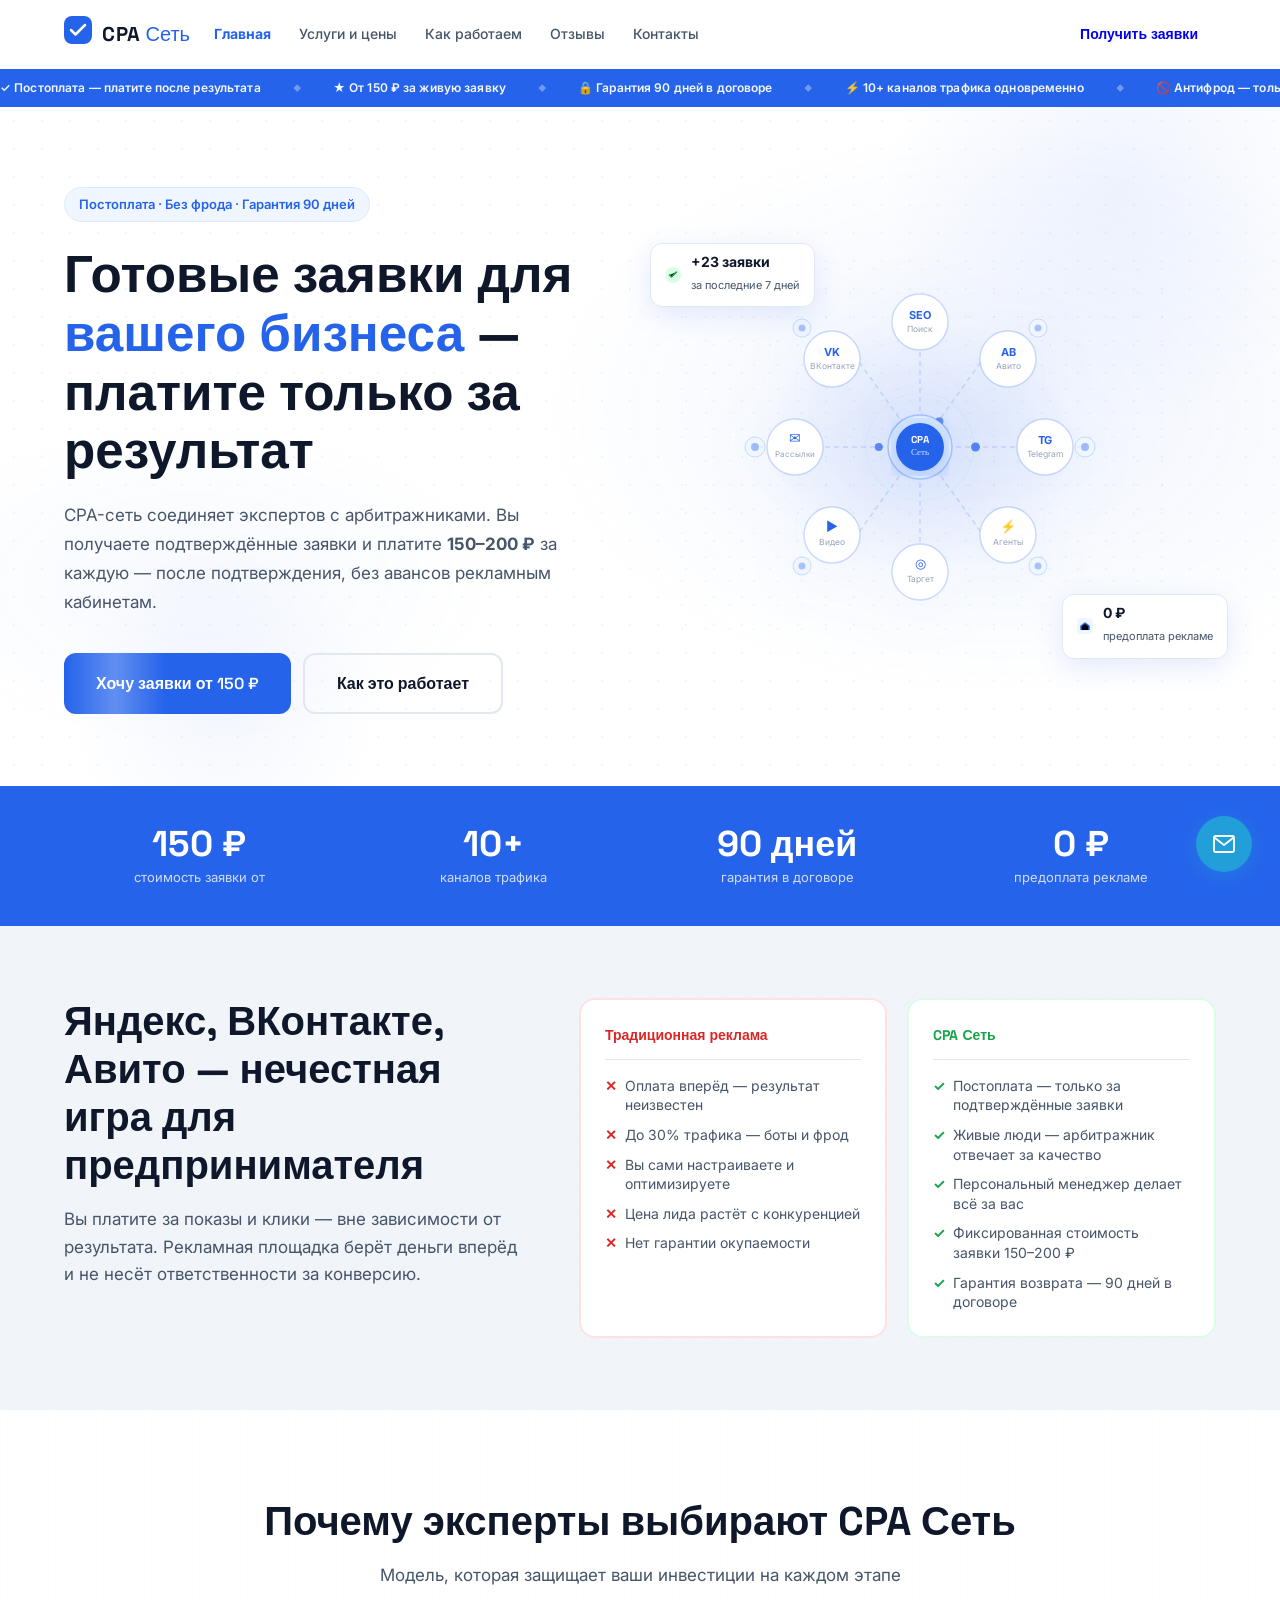
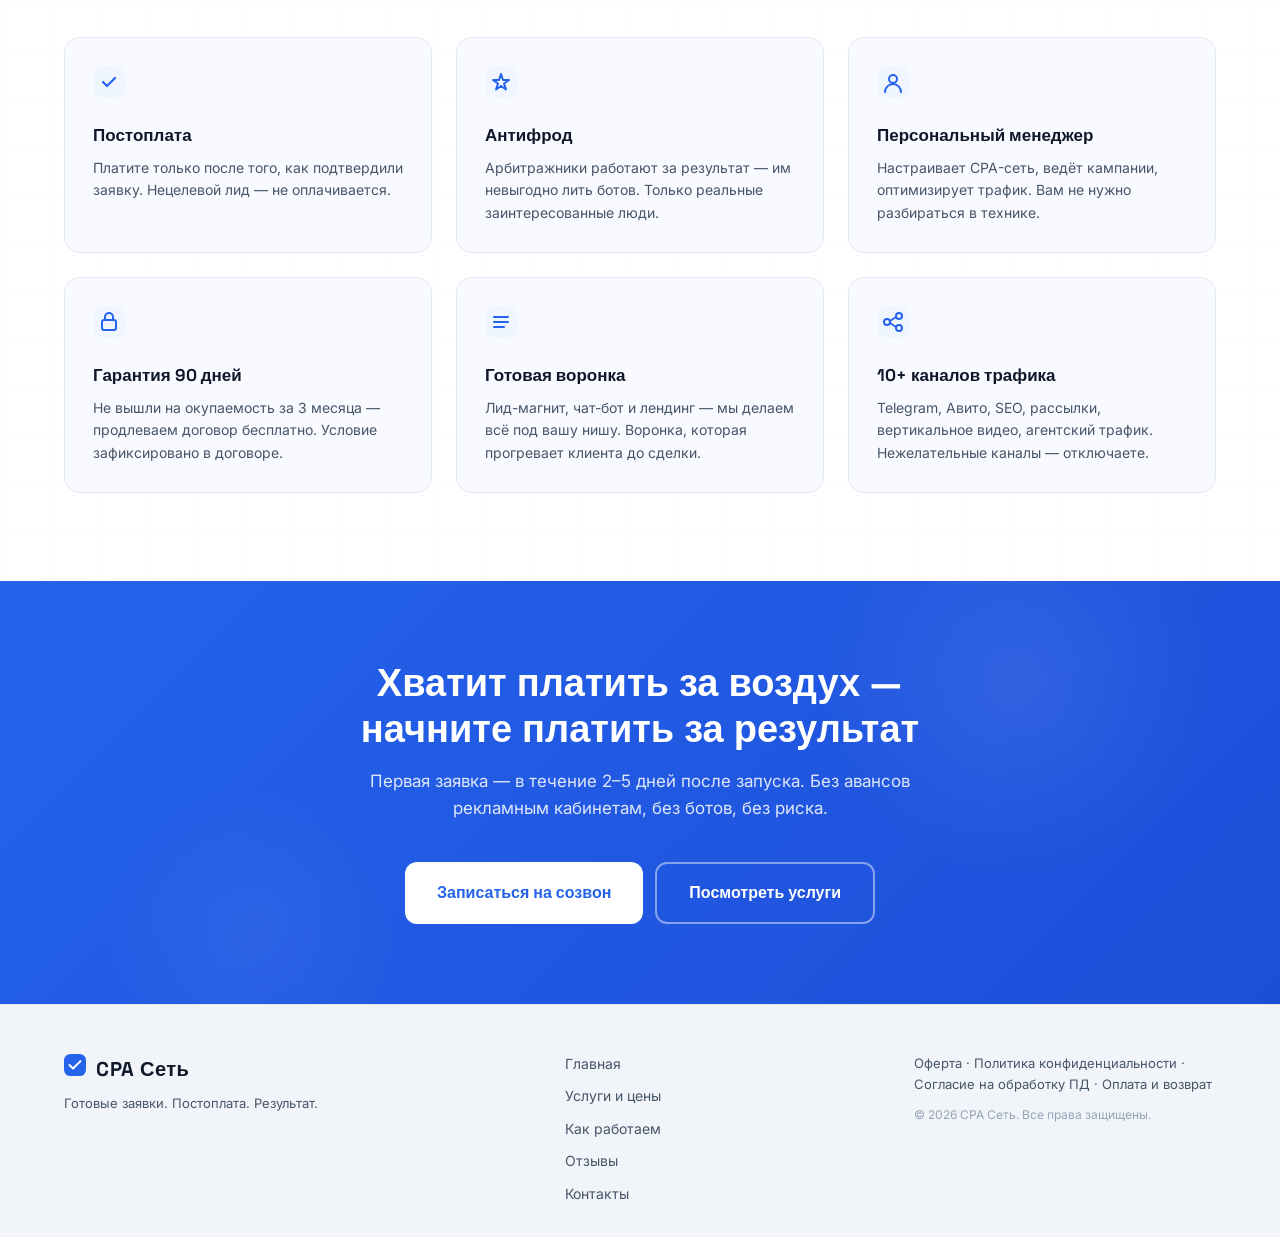
<file: index.html>
<!DOCTYPE html>
<html lang="ru">
<head>
  <meta charset="UTF-8">
  <meta name="viewport" content="width=device-width, initial-scale=1.0">
  <title>CPA Сеть — готовые заявки для экспертов. Постоплата</title>
  <meta name="description" content="CPA-сеть для экспертов-предпринимателей. Готовые заявки от 150 ₽, постоплата, гарантия 90 дней. Без авансов рекламным кабинетам, без ботов.">
  <link rel="preconnect" href="https://fonts.googleapis.com">
  <link rel="preconnect" href="https://fonts.gstatic.com" crossorigin>
  <link href="https://fonts.googleapis.com/css2?family=Inter:wght@400;500;600;700;800&family=Space+Grotesk:wght@500;600;700;800&display=swap" rel="stylesheet">
  <link rel="stylesheet" href="styles.css">
</head>
<body>

<!-- ===== HEADER ===== -->
<header class="header" id="header">
  <div class="container header__inner">
    <a href="index.html" class="logo">
      <span class="logo__icon">
        <svg width="28" height="28" viewBox="0 0 28 28" fill="none"><rect width="28" height="28" rx="8" fill="#2563EB"/><path d="M7 14l4.5 4.5L21 9" stroke="#fff" stroke-width="2.5" stroke-linecap="round" stroke-linejoin="round"/></svg>
      </span>
      <span class="logo__text">CPA<span class="logo__suffix"> Сеть</span></span>
    </a>
    <nav class="nav" id="nav">
      <a href="index.html" aria-current="page">Главная</a>
      <a href="services.html">Услуги и цены</a>
      <a href="how.html">Как работаем</a>
      <a href="reviews.html">Отзывы</a>
      <a href="contact.html">Контакты</a>
    </nav>
    <div class="header__right">
      <a href="contact.html" class="btn btn--sm">Получить заявки</a>
    </div>
    <button class="burger" id="burger" aria-label="Меню">
      <span></span><span></span><span></span>
    </button>
  </div>
</header>

<!-- ===== TICKER ===== -->
<div class="ticker-wrap" aria-hidden="true">
  <div class="ticker-track">
    <div class="ticker-items" id="tickerItems">
      <span>✓&nbsp;Постоплата — платите после результата</span>
      <span class="ticker-dot">◆</span>
      <span>★&nbsp;От 150 ₽ за живую заявку</span>
      <span class="ticker-dot">◆</span>
      <span>🔒&nbsp;Гарантия 90 дней в договоре</span>
      <span class="ticker-dot">◆</span>
      <span>⚡&nbsp;10+ каналов трафика одновременно</span>
      <span class="ticker-dot">◆</span>
      <span>🚫&nbsp;Антифрод — только живые люди</span>
      <span class="ticker-dot">◆</span>
      <span>📊&nbsp;Встроенная CRM-система</span>
      <span class="ticker-dot">◆</span>
      <span>👤&nbsp;Персональный менеджер включён</span>
      <span class="ticker-dot">◆</span>
      <span>✓&nbsp;Постоплата — платите после результата</span>
      <span class="ticker-dot">◆</span>
      <span>★&nbsp;От 150 ₽ за живую заявку</span>
      <span class="ticker-dot">◆</span>
      <span>🔒&nbsp;Гарантия 90 дней в договоре</span>
      <span class="ticker-dot">◆</span>
      <span>⚡&nbsp;10+ каналов трафика одновременно</span>
      <span class="ticker-dot">◆</span>
      <span>🚫&nbsp;Антифрод — только живые люди</span>
      <span class="ticker-dot">◆</span>
      <span>📊&nbsp;Встроенная CRM-система</span>
      <span class="ticker-dot">◆</span>
      <span>👤&nbsp;Персональный менеджер включён</span>
      <span class="ticker-dot">◆</span>
    </div>
  </div>
</div>

<!-- ===== HERO ===== -->
<section class="hero" id="hero">
  <div class="container hero__inner">
    <div class="hero__content">
      <div class="hero__badge">Постоплата · Без фрода · Гарантия 90 дней</div>
      <h1 class="hero__title">Готовые заявки для<br><span class="accent">вашего бизнеса</span> —<br>платите только за результат</h1>
      <p class="hero__desc">CPA-сеть соединяет экспертов с арбитражниками. Вы получаете подтверждённые заявки и платите <strong>150–200 ₽</strong> за каждую — после подтверждения, без авансов рекламным кабинетам.</p>
      <div class="hero__cta">
        <a href="contact.html" class="btn btn--lg btn--primary">Хочу заявки от 150 ₽</a>
        <a href="how.html" class="btn btn--ghost btn--lg">Как это работает</a>
      </div>
    </div>

    <!-- ABSTRACT NETWORK ILLUSTRATION -->
    <div class="hero__art-wrap">
      <div class="hero-float hero-float--tl">
        <svg width="16" height="16" viewBox="0 0 16 16"><circle cx="8" cy="8" r="8" fill="#dcfce7"/><path d="M4.5 8l2 2 5-5" stroke="#16a34a" stroke-width="1.6" stroke-linecap="round" stroke-linejoin="round"/></svg>
        <div><strong>+23 заявки</strong><span>за последние 7 дней</span></div>
      </div>
      <div class="hero-float hero-float--br">
        <svg width="16" height="16" viewBox="0 0 16 16"><rect width="16" height="16" rx="4" fill="#eff6ff"/><path d="M4 12V8l4-3 4 3v4" stroke="#2563EB" stroke-width="1.5" stroke-linejoin="round"/></svg>
        <div><strong>0 ₽</strong><span>предоплата рекламе</span></div>
      </div>
      <!-- Network SVG -->
      <svg class="art-network" viewBox="0 0 500 380" fill="none" xmlns="http://www.w3.org/2000/svg">
        <defs>
          <pattern id="dotgrid" x="0" y="0" width="24" height="24" patternUnits="userSpaceOnUse">
            <circle cx="12" cy="12" r="1.1" fill="#2563EB" fill-opacity="0.07"/>
          </pattern>
          <radialGradient id="hubglow" cx="50%" cy="50%" r="50%">
            <stop offset="0%" stop-color="#2563EB" stop-opacity="0.13"/>
            <stop offset="100%" stop-color="#2563EB" stop-opacity="0"/>
          </radialGradient>
          <filter id="shadow-hub">
            <feDropShadow dx="0" dy="4" stdDeviation="12" flood-color="#2563EB" flood-opacity="0.35"/>
          </filter>
        </defs>

        <!-- Background dot grid -->
        <rect width="500" height="380" fill="url(#dotgrid)"/>

        <!-- Glow blob behind hub -->
        <ellipse cx="250" cy="190" rx="160" ry="130" fill="url(#hubglow)"/>

        <!-- ─── OUTER FAINT DOTS (client businesses) ─── -->
        <circle cx="415" cy="190" r="10" fill="#eff6ff" stroke="#2563EB" stroke-opacity="0.2" stroke-width="1"/>
        <circle cx="415" cy="190" r="4" fill="#2563EB" fill-opacity="0.4"/>
        <circle cx="368" cy="71" r="9" fill="#eff6ff" stroke="#2563EB" stroke-opacity="0.2" stroke-width="1"/>
        <circle cx="368" cy="71" r="3.5" fill="#2563EB" fill-opacity="0.35"/>
        <circle cx="368" cy="309" r="9" fill="#eff6ff" stroke="#2563EB" stroke-opacity="0.2" stroke-width="1"/>
        <circle cx="368" cy="309" r="3.5" fill="#2563EB" fill-opacity="0.35"/>
        <circle cx="85" cy="190" r="10" fill="#eff6ff" stroke="#2563EB" stroke-opacity="0.2" stroke-width="1"/>
        <circle cx="85" cy="190" r="4" fill="#2563EB" fill-opacity="0.4"/>
        <circle cx="132" cy="71" r="9" fill="#eff6ff" stroke="#2563EB" stroke-opacity="0.2" stroke-width="1"/>
        <circle cx="132" cy="71" r="3.5" fill="#2563EB" fill-opacity="0.35"/>
        <circle cx="132" cy="309" r="9" fill="#eff6ff" stroke="#2563EB" stroke-opacity="0.2" stroke-width="1"/>
        <circle cx="132" cy="309" r="3.5" fill="#2563EB" fill-opacity="0.35"/>

        <!-- ─── OUTER-TO-CHANNEL lines (thin, dashed) ─── -->
        <line x1="375" y1="190" x2="415" y2="190" stroke="#2563EB" stroke-opacity="0.1" stroke-width="1" stroke-dasharray="3 5"/>
        <line x1="338" y1="102" x2="368" y2="71" stroke="#2563EB" stroke-opacity="0.1" stroke-width="1" stroke-dasharray="3 5"/>
        <line x1="338" y1="278" x2="368" y2="309" stroke="#2563EB" stroke-opacity="0.1" stroke-width="1" stroke-dasharray="3 5"/>
        <line x1="125" y1="190" x2="85" y2="190" stroke="#2563EB" stroke-opacity="0.1" stroke-width="1" stroke-dasharray="3 5"/>
        <line x1="162" y1="102" x2="132" y2="71" stroke="#2563EB" stroke-opacity="0.1" stroke-width="1" stroke-dasharray="3 5"/>
        <line x1="162" y1="278" x2="132" y2="309" stroke="#2563EB" stroke-opacity="0.1" stroke-width="1" stroke-dasharray="3 5"/>

        <!-- ─── HUB-TO-CHANNEL connection lines ─── -->
        <line x1="250" y1="190" x2="345" y2="190" stroke="#2563EB" stroke-opacity="0.18" stroke-width="1.5" stroke-dasharray="5 4"/>
        <line x1="250" y1="190" x2="313" y2="102" stroke="#2563EB" stroke-opacity="0.18" stroke-width="1.5" stroke-dasharray="5 4"/>
        <line x1="250" y1="190" x2="250" y2="65" stroke="#2563EB" stroke-opacity="0.18" stroke-width="1.5" stroke-dasharray="5 4"/>
        <line x1="250" y1="190" x2="187" y2="102" stroke="#2563EB" stroke-opacity="0.18" stroke-width="1.5" stroke-dasharray="5 4"/>
        <line x1="250" y1="190" x2="155" y2="190" stroke="#2563EB" stroke-opacity="0.18" stroke-width="1.5" stroke-dasharray="5 4"/>
        <line x1="250" y1="190" x2="187" y2="278" stroke="#2563EB" stroke-opacity="0.18" stroke-width="1.5" stroke-dasharray="5 4"/>
        <line x1="250" y1="190" x2="250" y2="315" stroke="#2563EB" stroke-opacity="0.18" stroke-width="1.5" stroke-dasharray="5 4"/>
        <line x1="250" y1="190" x2="313" y2="278" stroke="#2563EB" stroke-opacity="0.18" stroke-width="1.5" stroke-dasharray="5 4"/>

        <!-- ─── CHANNEL NODES (r=28 circles) ─── -->
        <!-- Telegram (right) -->
        <circle cx="375" cy="190" r="28" fill="#fff" stroke="#2563EB" stroke-opacity="0.22" stroke-width="1.5"/>
        <text x="375" y="187" text-anchor="middle" fill="#2563EB" font-size="11" font-family="Inter" font-weight="700" letter-spacing="-0.3">TG</text>
        <text x="375" y="200" text-anchor="middle" fill="#94a3b8" font-size="8.5" font-family="Inter">Telegram</text>

        <!-- Авито (upper-right) -->
        <circle cx="338" cy="102" r="28" fill="#fff" stroke="#2563EB" stroke-opacity="0.22" stroke-width="1.5"/>
        <text x="338" y="99" text-anchor="middle" fill="#2563EB" font-size="11" font-family="Inter" font-weight="700">АВ</text>
        <text x="338" y="112" text-anchor="middle" fill="#94a3b8" font-size="8.5" font-family="Inter">Авито</text>

        <!-- SEO (top) -->
        <circle cx="250" cy="65" r="28" fill="#fff" stroke="#2563EB" stroke-opacity="0.22" stroke-width="1.5"/>
        <text x="250" y="62" text-anchor="middle" fill="#2563EB" font-size="11" font-family="Inter" font-weight="700">SEO</text>
        <text x="250" y="75" text-anchor="middle" fill="#94a3b8" font-size="8.5" font-family="Inter">Поиск</text>

        <!-- ВКонтакте (upper-left) -->
        <circle cx="162" cy="102" r="28" fill="#fff" stroke="#2563EB" stroke-opacity="0.22" stroke-width="1.5"/>
        <text x="162" y="99" text-anchor="middle" fill="#2563EB" font-size="11" font-family="Inter" font-weight="700">VK</text>
        <text x="162" y="112" text-anchor="middle" fill="#94a3b8" font-size="8.5" font-family="Inter">ВКонтакте</text>

        <!-- Рассылки (left) -->
        <circle cx="125" cy="190" r="28" fill="#fff" stroke="#2563EB" stroke-opacity="0.22" stroke-width="1.5"/>
        <text x="125" y="186" text-anchor="middle" fill="#2563EB" font-size="14" font-family="Inter">✉</text>
        <text x="125" y="200" text-anchor="middle" fill="#94a3b8" font-size="8" font-family="Inter">Рассылки</text>

        <!-- Видео (lower-left) -->
        <circle cx="162" cy="278" r="28" fill="#fff" stroke="#2563EB" stroke-opacity="0.22" stroke-width="1.5"/>
        <text x="162" y="274" text-anchor="middle" fill="#2563EB" font-size="13" font-family="Inter">▶</text>
        <text x="162" y="288" text-anchor="middle" fill="#94a3b8" font-size="8.5" font-family="Inter">Видео</text>

        <!-- Таргет (bottom) -->
        <circle cx="250" cy="315" r="28" fill="#fff" stroke="#2563EB" stroke-opacity="0.22" stroke-width="1.5"/>
        <text x="250" y="311" text-anchor="middle" fill="#2563EB" font-size="13" font-family="Inter">◎</text>
        <text x="250" y="325" text-anchor="middle" fill="#94a3b8" font-size="8.5" font-family="Inter">Таргет</text>

        <!-- Агенты (lower-right) -->
        <circle cx="338" cy="278" r="28" fill="#fff" stroke="#2563EB" stroke-opacity="0.22" stroke-width="1.5"/>
        <text x="338" y="274" text-anchor="middle" fill="#2563EB" font-size="13" font-family="Inter">⚡</text>
        <text x="338" y="288" text-anchor="middle" fill="#94a3b8" font-size="8.5" font-family="Inter">Агенты</text>

        <!-- ─── ANIMATED FLOW DOTS ─── -->
        <circle r="4.5" fill="#2563EB" fill-opacity="0.75">
          <animateMotion dur="3s" repeatCount="indefinite" path="M250,190 L347,190"/>
        </circle>
        <circle r="4" fill="#2563EB" fill-opacity="0.65">
          <animateMotion dur="3.4s" repeatCount="indefinite" begin="0.7s" path="M250,190 L315,104"/>
        </circle>
        <circle r="4" fill="#2563EB" fill-opacity="0.6">
          <animateMotion dur="2.8s" repeatCount="indefinite" begin="1.4s" path="M250,190 L250,67"/>
        </circle>
        <circle r="4" fill="#2563EB" fill-opacity="0.7">
          <animateMotion dur="3.1s" repeatCount="indefinite" begin="0.4s" path="M250,190 L153,190"/>
        </circle>
        <circle r="4" fill="#2563EB" fill-opacity="0.65">
          <animateMotion dur="3.6s" repeatCount="indefinite" begin="1.9s" path="M250,190 L315,276"/>
        </circle>

        <!-- ─── CENTER HUB with pulse rings ─── -->
        <circle cx="250" cy="190" r="58" fill="none" stroke="#2563EB" stroke-opacity="0.05" stroke-width="1.5">
          <animate attributeName="r" values="58;72;58" dur="3.5s" repeatCount="indefinite"/>
          <animate attributeName="stroke-opacity" values="0.05;0;0.05" dur="3.5s" repeatCount="indefinite"/>
        </circle>
        <circle cx="250" cy="190" r="44" fill="none" stroke="#2563EB" stroke-opacity="0.09" stroke-width="1.5">
          <animate attributeName="r" values="44;58;44" dur="3.5s" begin="0.5s" repeatCount="indefinite"/>
          <animate attributeName="stroke-opacity" values="0.09;0;0.09" dur="3.5s" begin="0.5s" repeatCount="indefinite"/>
        </circle>
        <circle cx="250" cy="190" r="32" fill="#dbeafe" stroke="#2563EB" stroke-opacity="0.3" stroke-width="1.5"/>
        <circle cx="250" cy="190" r="24" fill="#2563EB" filter="url(#shadow-hub)"/>
        <text x="250" y="186" text-anchor="middle" fill="#fff" font-size="10" font-family="Space Grotesk" font-weight="800" letter-spacing="0.3">CPA</text>
        <text x="250" y="198" text-anchor="middle" fill="rgba(255,255,255,0.82)" font-size="9" font-family="Space Grotesk">Сеть</text>
      </svg>
    </div>
  </div>
</section>

<!-- ===== METRICS BAR ===== -->
<div class="metrics-bar">
  <div class="container metrics-bar__grid">
    <div class="metrics-bar__item">
      <div class="metrics-bar__num"><span data-target="150">0</span> ₽</div>
      <div class="metrics-bar__label">стоимость заявки от</div>
    </div>
    <div class="metrics-bar__item">
      <div class="metrics-bar__num"><span data-target="10">0</span>+</div>
      <div class="metrics-bar__label">каналов трафика</div>
    </div>
    <div class="metrics-bar__item">
      <div class="metrics-bar__num"><span data-target="90">0</span> дней</div>
      <div class="metrics-bar__label">гарантия в договоре</div>
    </div>
    <div class="metrics-bar__item">
      <div class="metrics-bar__num">0 ₽</div>
      <div class="metrics-bar__label">предоплата рекламе</div>
    </div>
  </div>
</div>

<!-- ===== ПРОБЛЕМА ===== -->
<section class="problem">
  <div class="container">
    <div class="problem__inner">
      <div class="problem__left">
        <h2 class="section-title">Яндекс, ВКонтакте, Авито — нечестная игра для предпринимателя</h2>
        <p class="section-sub">Вы платите за показы и клики — вне зависимости от результата. Рекламная площадка берёт деньги вперёд и не несёт ответственности за конверсию.</p>
      </div>
      <div class="problem__cards">
        <div class="problem-card problem-card--bad">
          <div class="problem-card__label">Традиционная реклама</div>
          <ul class="problem-list">
            <li><span class="x">✕</span> Оплата вперёд — результат неизвестен</li>
            <li><span class="x">✕</span> До 30% трафика — боты и фрод</li>
            <li><span class="x">✕</span> Вы сами настраиваете и оптимизируете</li>
            <li><span class="x">✕</span> Цена лида растёт с конкуренцией</li>
            <li><span class="x">✕</span> Нет гарантии окупаемости</li>
          </ul>
        </div>
        <div class="problem-card problem-card--good">
          <div class="problem-card__label">CPA Сеть</div>
          <ul class="problem-list">
            <li><span class="check">✓</span> Постоплата — только за подтверждённые заявки</li>
            <li><span class="check">✓</span> Живые люди — арбитражник отвечает за качество</li>
            <li><span class="check">✓</span> Персональный менеджер делает всё за вас</li>
            <li><span class="check">✓</span> Фиксированная стоимость заявки 150–200 ₽</li>
            <li><span class="check">✓</span> Гарантия возврата — 90 дней в договоре</li>
          </ul>
        </div>
      </div>
    </div>
  </div>
</section>

<!-- ===== ПРЕИМУЩЕСТВА ===== -->
<section class="advantages" id="advantages">
  <div class="container">
    <h2 class="section-title section-title--center">Почему эксперты выбирают CPA Сеть</h2>
    <p class="section-sub section-sub--center">Модель, которая защищает ваши инвестиции на каждом этапе</p>
    <div class="adv-grid">
      <div class="adv">
        <div class="adv__icon"><svg width="32" height="32" viewBox="0 0 32 32" fill="none"><rect width="32" height="32" rx="10" fill="#eff6ff"/><path d="M10 16l4 4 8-8" stroke="#2563EB" stroke-width="2.2" stroke-linecap="round" stroke-linejoin="round"/></svg></div>
        <h3 class="adv__title">Постоплата</h3>
        <p class="adv__desc">Платите только после того, как подтвердили заявку. Нецелевой лид — не оплачивается.</p>
      </div>
      <div class="adv">
        <div class="adv__icon"><svg width="32" height="32" viewBox="0 0 32 32" fill="none"><rect width="32" height="32" rx="10" fill="#eff6ff"/><path d="M16 8l2 6h6l-5 3.5 2 6L16 20l-5 3.5 2-6L8 14h6l2-6z" stroke="#2563EB" stroke-width="2" stroke-linejoin="round"/></svg></div>
        <h3 class="adv__title">Антифрод</h3>
        <p class="adv__desc">Арбитражники работают за результат — им невыгодно лить ботов. Только реальные заинтересованные люди.</p>
      </div>
      <div class="adv">
        <div class="adv__icon"><svg width="32" height="32" viewBox="0 0 32 32" fill="none"><rect width="32" height="32" rx="10" fill="#eff6ff"/><circle cx="16" cy="13" r="4" stroke="#2563EB" stroke-width="2"/><path d="M8 26c0-4.4 3.6-8 8-8s8 3.6 8 8" stroke="#2563EB" stroke-width="2" stroke-linecap="round"/></svg></div>
        <h3 class="adv__title">Персональный менеджер</h3>
        <p class="adv__desc">Настраивает CPA-сеть, ведёт кампании, оптимизирует трафик. Вам не нужно разбираться в технике.</p>
      </div>
      <div class="adv">
        <div class="adv__icon"><svg width="32" height="32" viewBox="0 0 32 32" fill="none"><rect width="32" height="32" rx="10" fill="#eff6ff"/><rect x="9" y="14" width="14" height="10" rx="2" stroke="#2563EB" stroke-width="2"/><path d="M12 14v-3a4 4 0 018 0v3" stroke="#2563EB" stroke-width="2" stroke-linecap="round"/></svg></div>
        <h3 class="adv__title">Гарантия 90 дней</h3>
        <p class="adv__desc">Не вышли на окупаемость за 3 месяца — продлеваем договор бесплатно. Условие зафиксировано в договоре.</p>
      </div>
      <div class="adv">
        <div class="adv__icon"><svg width="32" height="32" viewBox="0 0 32 32" fill="none"><rect width="32" height="32" rx="10" fill="#eff6ff"/><path d="M9 16h14M9 11h14M9 21h10" stroke="#2563EB" stroke-width="2" stroke-linecap="round"/></svg></div>
        <h3 class="adv__title">Готовая воронка</h3>
        <p class="adv__desc">Лид-магнит, чат-бот и лендинг — мы делаем всё под вашу нишу. Воронка, которая прогревает клиента до сделки.</p>
      </div>
      <div class="adv">
        <div class="adv__icon"><svg width="32" height="32" viewBox="0 0 32 32" fill="none"><rect width="32" height="32" rx="10" fill="#eff6ff"/><circle cx="10" cy="16" r="3" stroke="#2563EB" stroke-width="2"/><circle cx="22" cy="10" r="3" stroke="#2563EB" stroke-width="2"/><circle cx="22" cy="22" r="3" stroke="#2563EB" stroke-width="2"/><path d="M13 15l6-4M13 17l6 4" stroke="#2563EB" stroke-width="1.8"/></svg></div>
        <h3 class="adv__title">10+ каналов трафика</h3>
        <p class="adv__desc">Telegram, Авито, SEO, рассылки, вертикальное видео, агентский трафик. Нежелательные каналы — отключаете.</p>
      </div>
    </div>
  </div>
</section>

<!-- ===== CTA BANNER ===== -->
<section class="cta-banner">
  <div class="container cta-banner__inner">
    <div class="cta-banner__title">Хватит платить за воздух —<br>начните платить за результат</div>
    <p class="cta-banner__desc">Первая заявка — в течение 2–5 дней после запуска. Без авансов рекламным кабинетам, без ботов, без риска.</p>
    <div class="cta-banner__btns">
      <a href="contact.html" class="btn btn--lg btn--white">Записаться на созвон</a>
      <a href="services.html" class="btn btn--lg btn--ghost-white">Посмотреть услуги</a>
    </div>
  </div>
</section>

<!-- ===== FOOTER ===== -->
<footer class="footer">
  <div class="container footer__inner">
    <div class="footer__logo">
      <a href="index.html" class="logo">
        <span class="logo__icon"><svg width="22" height="22" viewBox="0 0 28 28" fill="none"><rect width="28" height="28" rx="8" fill="#2563EB"/><path d="M7 14l4.5 4.5L21 9" stroke="#fff" stroke-width="2.5" stroke-linecap="round" stroke-linejoin="round"/></svg></span>
        <span class="logo__text">CPA Сеть</span>
      </a>
      <p class="footer__tagline">Готовые заявки. Постоплата. Результат.</p>
    </div>
    <nav class="footer__nav">
      <a href="index.html">Главная</a>
      <a href="services.html">Услуги и цены</a>
      <a href="how.html">Как работаем</a>
      <a href="reviews.html">Отзывы</a>
      <a href="contact.html">Контакты</a>
    </nav>
    <div class="footer__legal">
      <p class="footer__legal-links"><a href="oferta.html">Оферта</a> · <a href="privacy.html">Политика конфиденциальности</a> · <a href="consent.html">Согласие на обработку ПД</a> · <a href="payment.html">Оплата и возврат</a></p>
      <p class="footer__copy">© <span id="year"></span> CPA Сеть. Все права защищены.</p>
    </div>
  </div>
</footer>

<a href="mailto:mexov.i@mail.ru" class="fab" title="Написать на почту"><svg width="24" height="24" viewBox="0 0 24 24" fill="none"><path d="M2 5.5A1.5 1.5 0 013.5 4h17A1.5 1.5 0 0122 5.5v13A1.5 1.5 0 0120.5 20h-17A1.5 1.5 0 012 18.5v-13z" stroke="#fff" stroke-width="1.8" stroke-linejoin="round"/><path d="M3 6l9 7 9-7" stroke="#fff" stroke-width="1.8" stroke-linecap="round" stroke-linejoin="round"/></svg></a>

<script src="script.js"></script>
</body>
</html>
</file>
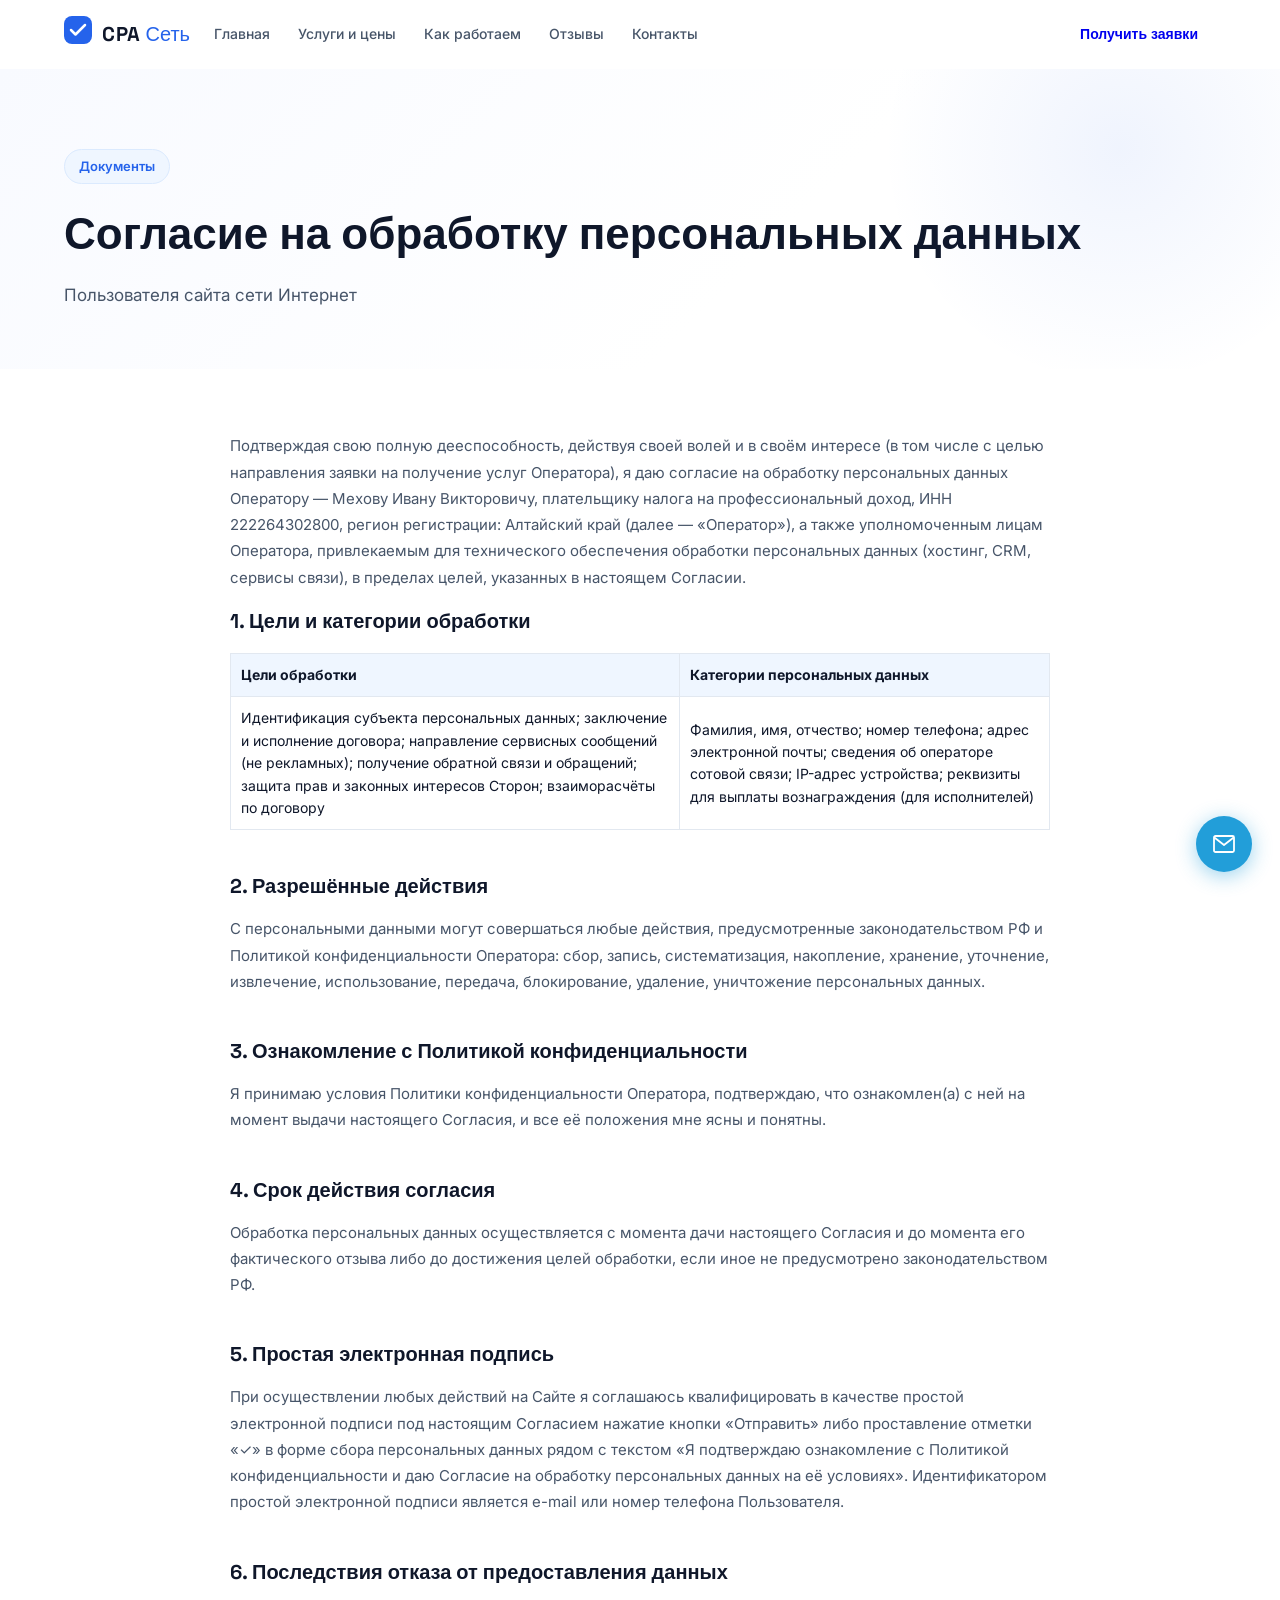
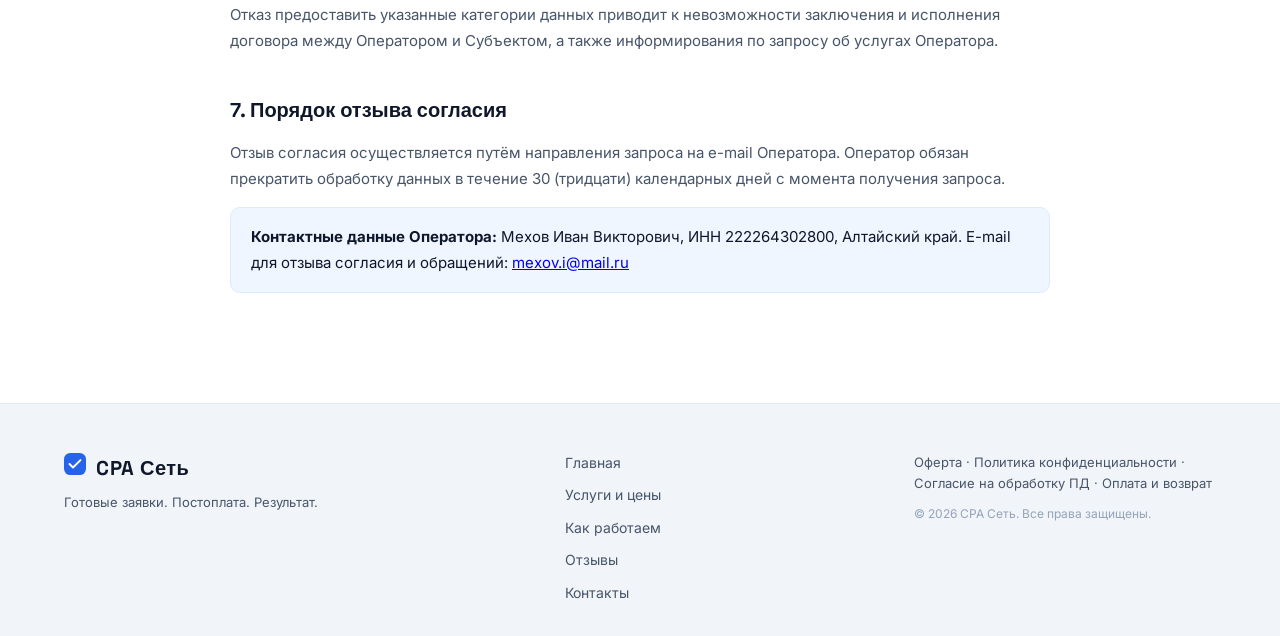
<file: consent.html>
<!DOCTYPE html>
<html lang="ru">
<head>
  <meta charset="UTF-8">
  <meta name="viewport" content="width=device-width, initial-scale=1.0">
  <title>Согласие на обработку персональных данных — CPA Сеть</title>
  <meta name="description" content="Согласие пользователя сайта на обработку персональных данных.">
  <link rel="preconnect" href="https://fonts.googleapis.com">
  <link rel="preconnect" href="https://fonts.gstatic.com" crossorigin>
  <link href="https://fonts.googleapis.com/css2?family=Inter:wght@400;500;600;700;800&family=Space+Grotesk:wght@500;600;700;800&display=swap" rel="stylesheet">
  <link rel="stylesheet" href="styles.css">
</head>
<body>

<header class="header" id="header">
  <div class="container header__inner">
    <a href="index.html" class="logo">
      <span class="logo__icon"><svg width="28" height="28" viewBox="0 0 28 28" fill="none"><rect width="28" height="28" rx="8" fill="#2563EB"/><path d="M7 14l4.5 4.5L21 9" stroke="#fff" stroke-width="2.5" stroke-linecap="round" stroke-linejoin="round"/></svg></span>
      <span class="logo__text">CPA<span class="logo__suffix"> Сеть</span></span>
    </a>
    <nav class="nav" id="nav">
      <a href="index.html">Главная</a>
      <a href="services.html">Услуги и цены</a>
      <a href="how.html">Как работаем</a>
      <a href="reviews.html">Отзывы</a>
      <a href="contact.html">Контакты</a>
    </nav>
    <div class="header__right">
      <a href="contact.html" class="btn btn--sm">Получить заявки</a>
    </div>
    <button class="burger" id="burger" aria-label="Меню"><span></span><span></span><span></span></button>
  </div>
</header>

<section class="page-hero" style="padding-bottom:24px">
  <div class="container">
    <div class="page-hero__badge">Документы</div>
    <h1 class="page-hero__title">Согласие на обработку персональных данных</h1>
    <p class="page-hero__desc">Пользователя сайта сети Интернет</p>
  </div>
</section>

<section class="legal-page">
  <div class="container">
    <div class="legal-page__wrap">

      <p>Подтверждая свою полную дееспособность, действуя своей волей и в своём интересе (в том числе с целью направления заявки на получение услуг Оператора), я даю согласие на обработку персональных данных Оператору — Мехову Ивану Викторовичу, плательщику налога на профессиональный доход, ИНН 222264302800, регион регистрации: Алтайский край (далее — «Оператор»), а также уполномоченным лицам Оператора, привлекаемым для технического обеспечения обработки персональных данных (хостинг, CRM, сервисы связи), в пределах целей, указанных в настоящем Согласии.</p>

      <h2>1. Цели и категории обработки</h2>
      <table style="width:100%;border-collapse:collapse;margin:16px 0;font-size:14px">
        <tr><th style="border:1px solid var(--border);padding:10px;text-align:left;background:var(--accent-light)">Цели обработки</th><th style="border:1px solid var(--border);padding:10px;text-align:left;background:var(--accent-light)">Категории персональных данных</th></tr>
        <tr>
          <td style="border:1px solid var(--border);padding:10px">Идентификация субъекта персональных данных; заключение и исполнение договора; направление сервисных сообщений (не рекламных); получение обратной связи и обращений; защита прав и законных интересов Сторон; взаиморасчёты по договору</td>
          <td style="border:1px solid var(--border);padding:10px">Фамилия, имя, отчество; номер телефона; адрес электронной почты; сведения об операторе сотовой связи; IP-адрес устройства; реквизиты для выплаты вознаграждения (для исполнителей)</td>
        </tr>
      </table>

      <h2>2. Разрешённые действия</h2>
      <p>С персональными данными могут совершаться любые действия, предусмотренные законодательством РФ и Политикой конфиденциальности Оператора: сбор, запись, систематизация, накопление, хранение, уточнение, извлечение, использование, передача, блокирование, удаление, уничтожение персональных данных.</p>

      <h2>3. Ознакомление с Политикой конфиденциальности</h2>
      <p>Я принимаю условия Политики конфиденциальности Оператора, подтверждаю, что ознакомлен(а) с ней на момент выдачи настоящего Согласия, и все её положения мне ясны и понятны.</p>

      <h2>4. Срок действия согласия</h2>
      <p>Обработка персональных данных осуществляется с момента дачи настоящего Согласия и до момента его фактического отзыва либо до достижения целей обработки, если иное не предусмотрено законодательством РФ.</p>

      <h2>5. Простая электронная подпись</h2>
      <p>При осуществлении любых действий на Сайте я соглашаюсь квалифицировать в качестве простой электронной подписи под настоящим Согласием нажатие кнопки «Отправить» либо проставление отметки «✓» в форме сбора персональных данных рядом с текстом «Я подтверждаю ознакомление с Политикой конфиденциальности и даю Согласие на обработку персональных данных на её условиях». Идентификатором простой электронной подписи является e-mail или номер телефона Пользователя.</p>

      <h2>6. Последствия отказа от предоставления данных</h2>
      <p>Отказ предоставить указанные категории данных приводит к невозможности заключения и исполнения договора между Оператором и Субъектом, а также информирования по запросу об услугах Оператора.</p>

      <h2>7. Порядок отзыва согласия</h2>
      <p>Отзыв согласия осуществляется путём направления запроса на e-mail Оператора. Оператор обязан прекратить обработку данных в течение 30 (тридцати) календарных дней с момента получения запроса.</p>

      <div class="legal-page__highlight">
        <p><strong>Контактные данные Оператора:</strong> Мехов Иван Викторович, ИНН 222264302800, Алтайский край. E-mail для отзыва согласия и обращений: <a href="mailto:mexov.i@mail.ru">mexov.i@mail.ru</a></p>
      </div>

    </div>
  </div>
</section>

<footer class="footer">
  <div class="container footer__inner">
    <div class="footer__logo">
      <a href="index.html" class="logo">
        <span class="logo__icon"><svg width="22" height="22" viewBox="0 0 28 28" fill="none"><rect width="28" height="28" rx="8" fill="#2563EB"/><path d="M7 14l4.5 4.5L21 9" stroke="#fff" stroke-width="2.5" stroke-linecap="round" stroke-linejoin="round"/></svg></span>
        <span class="logo__text">CPA Сеть</span>
      </a>
      <p class="footer__tagline">Готовые заявки. Постоплата. Результат.</p>
    </div>
    <nav class="footer__nav">
      <a href="index.html">Главная</a>
      <a href="services.html">Услуги и цены</a>
      <a href="how.html">Как работаем</a>
      <a href="reviews.html">Отзывы</a>
      <a href="contact.html">Контакты</a>
    </nav>
    <div class="footer__legal">
      <p class="footer__legal-links"><a href="oferta.html">Оферта</a> · <a href="privacy.html">Политика конфиденциальности</a> · <a href="consent.html">Согласие на обработку ПД</a> · <a href="payment.html">Оплата и возврат</a></p>
      <p class="footer__copy">© <span id="year"></span> CPA Сеть. Все права защищены.</p>
    </div>
  </div>
</footer>

<a href="mailto:mexov.i@mail.ru" class="fab" title="Написать на почту"><svg width="24" height="24" viewBox="0 0 24 24" fill="none"><path d="M2 5.5A1.5 1.5 0 013.5 4h17A1.5 1.5 0 0122 5.5v13A1.5 1.5 0 0120.5 20h-17A1.5 1.5 0 012 18.5v-13z" stroke="#fff" stroke-width="1.8" stroke-linejoin="round"/><path d="M3 6l9 7 9-7" stroke="#fff" stroke-width="1.8" stroke-linecap="round" stroke-linejoin="round"/></svg></a>
<script src="script.js"></script>
</body>
</html>
</file>
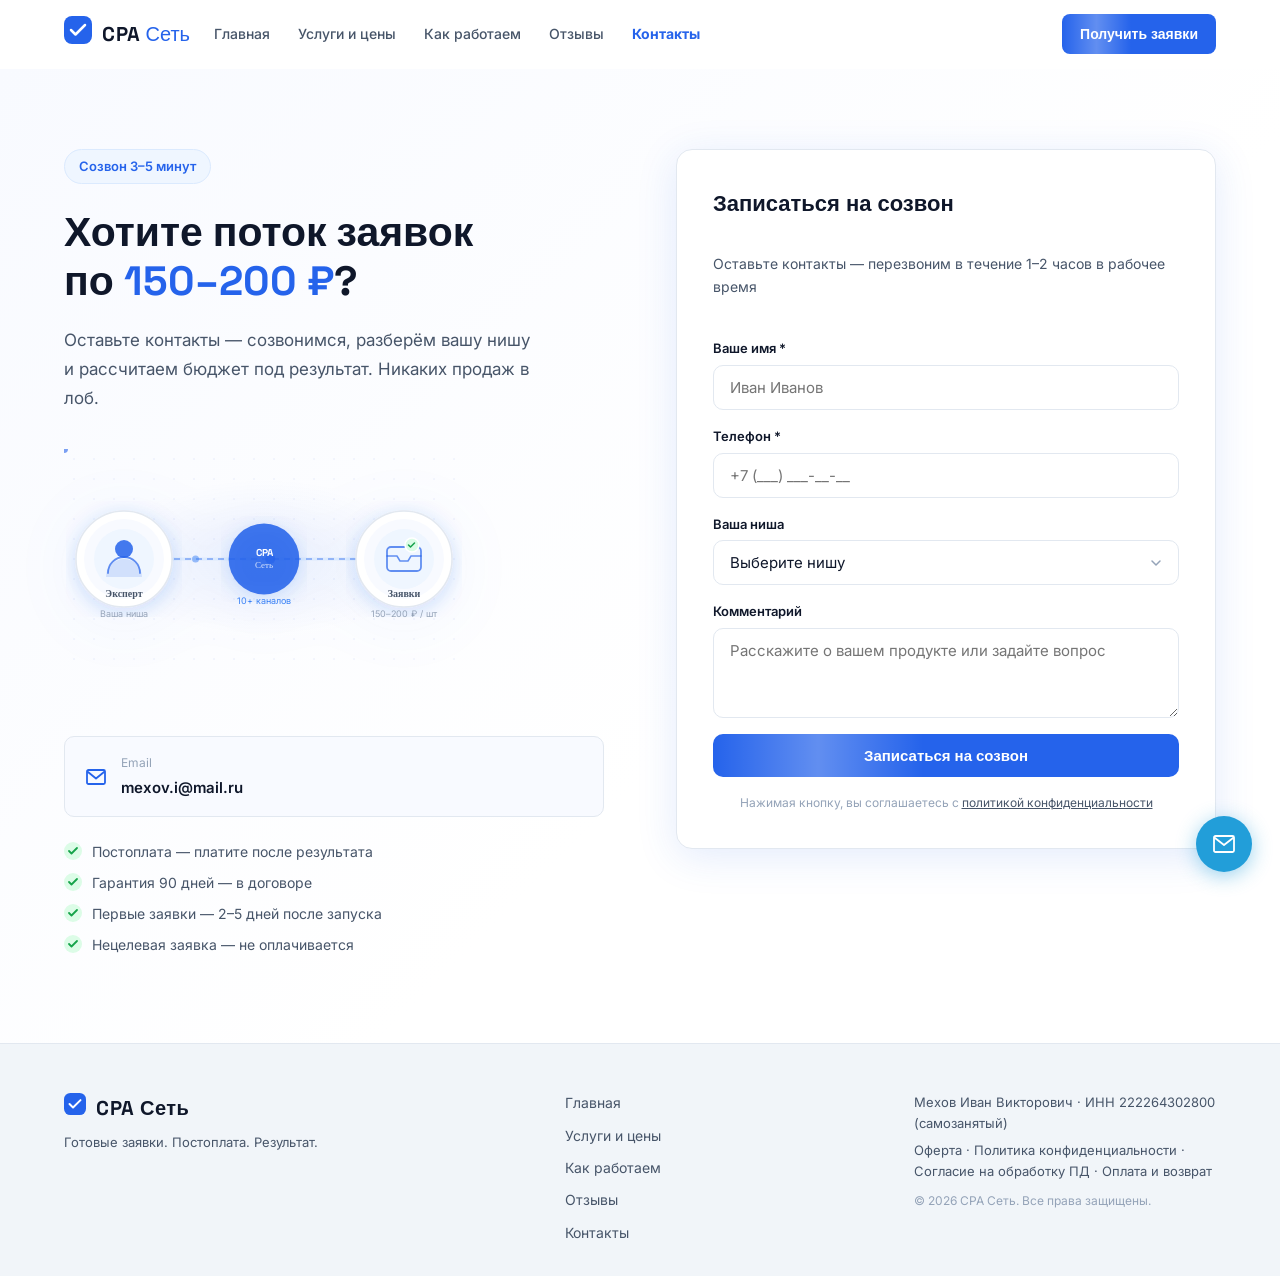
<file: contact.html>
<!DOCTYPE html>
<html lang="ru">
<head>
  <meta charset="UTF-8">
  <meta name="viewport" content="width=device-width, initial-scale=1.0">
  <title>Контакты — CPA Сеть</title>
  <meta name="description" content="Запишитесь на созвон — разберём вашу нишу и рассчитаем бюджет под результат. Занимает 3–5 минут.">
  <link rel="preconnect" href="https://fonts.googleapis.com">
  <link rel="preconnect" href="https://fonts.gstatic.com" crossorigin>
  <link href="https://fonts.googleapis.com/css2?family=Inter:wght@400;500;600;700;800&family=Space+Grotesk:wght@500;600;700;800&display=swap" rel="stylesheet">
  <link rel="stylesheet" href="styles.css">
</head>
<body>

<header class="header" id="header">
  <div class="container header__inner">
    <a href="index.html" class="logo">
      <span class="logo__icon"><svg width="28" height="28" viewBox="0 0 28 28" fill="none"><rect width="28" height="28" rx="8" fill="#2563EB"/><path d="M7 14l4.5 4.5L21 9" stroke="#fff" stroke-width="2.5" stroke-linecap="round" stroke-linejoin="round"/></svg></span>
      <span class="logo__text">CPA<span class="logo__suffix"> Сеть</span></span>
    </a>
    <nav class="nav" id="nav">
      <a href="index.html">Главная</a>
      <a href="services.html">Услуги и цены</a>
      <a href="how.html">Как работаем</a>
      <a href="reviews.html">Отзывы</a>
      <a href="contact.html" aria-current="page">Контакты</a>
    </nav>
    <div class="header__right">
      <a href="contact.html" class="btn btn--sm btn--primary">Получить заявки</a>
    </div>
    <button class="burger" id="burger" aria-label="Меню"><span></span><span></span><span></span></button>
  </div>
</header>

<!-- ===== CONTACT SECTION ===== -->
<section class="contact-page">
  <div class="container">
    <div class="contact-page__inner">

      <!-- LEFT: info + illustration -->
      <div class="contact-page__info">
        <div class="page-hero__badge" style="margin-bottom:24px">Созвон 3–5 минут</div>
        <h1 class="contact-page__title">Хотите поток заявок<br>по <span class="accent">150–200 ₽</span>?</h1>
        <p class="contact-page__desc">Оставьте контакты — созвонимся, разберём вашу нишу и рассчитаем бюджет под результат. Никаких продаж в лоб.</p>

        <!-- Abstract connection illustration -->
        <svg class="art-connect" viewBox="0 0 400 220" fill="none" xmlns="http://www.w3.org/2000/svg">
          <defs>
            <pattern id="conn-dots" x="0" y="0" width="20" height="20" patternUnits="userSpaceOnUse">
              <circle cx="10" cy="10" r="0.9" fill="#2563EB" fill-opacity="0.07"/>
            </pattern>
            <radialGradient id="conn-glow" cx="50%" cy="50%" r="50%">
              <stop offset="0%" stop-color="#2563EB" stop-opacity="0.08"/>
              <stop offset="100%" stop-color="#2563EB" stop-opacity="0"/>
            </radialGradient>
            <filter id="conn-shadow">
              <feDropShadow dx="0" dy="4" stdDeviation="10" flood-color="#2563EB" flood-opacity="0.18"/>
            </filter>
          </defs>

          <rect width="400" height="220" fill="url(#conn-dots)"/>
          <ellipse cx="200" cy="110" rx="160" ry="80" fill="url(#conn-glow)"/>

          <!-- Connection bridge line -->
          <line x1="88" y1="110" x2="312" y2="110" stroke="#dbeafe" stroke-width="3"/>
          <line x1="88" y1="110" x2="312" y2="110" stroke="#2563EB" stroke-width="2" stroke-dasharray="6 5" stroke-opacity="0.4"/>

          <!-- Animated particles on bridge -->
          <circle r="5" fill="#2563EB" fill-opacity="0.65">
            <animateMotion dur="2.4s" repeatCount="indefinite" path="M88,110 L312,110"/>
          </circle>
          <circle r="3.5" fill="#3b82f6" fill-opacity="0.5">
            <animateMotion dur="2.4s" repeatCount="indefinite" begin="0.8s" path="M88,110 L312,110"/>
          </circle>
          <circle r="4" fill="#2563EB" fill-opacity="0.6">
            <animateMotion dur="2.4s" repeatCount="indefinite" begin="1.6s" path="M88,110 L312,110"/>
          </circle>

          <!-- LEFT node: Expert -->
          <circle cx="60" cy="110" r="48" fill="white" stroke="#e2e8f0" stroke-width="1.5" filter="url(#conn-shadow)"/>
          <circle cx="60" cy="110" r="40" fill="#f8faff"/>
          <circle cx="60" cy="110" r="30" fill="#eff6ff"/>
          <!-- Person icon -->
          <circle cx="60" cy="100" r="9" fill="#2563EB" fill-opacity="0.85"/>
          <path d="M42 128c0-9.9 8.1-18 18-18s18 8.1 18 18" fill="#2563EB" fill-opacity="0.15"/>
          <path d="M44 124c0-8.8 7.2-16 16-16s16 7.2 16 16" stroke="#2563EB" stroke-width="1.8" stroke-linecap="round" fill="none" stroke-opacity="0.7"/>
          <text x="60" y="148" text-anchor="middle" fill="#475569" font-size="10" font-family="Space Grotesk" font-weight="700">Эксперт</text>

          <!-- CENTER node: CPA Сеть -->
          <circle cx="200" cy="110" r="32" fill="#2563EB" filter="url(#conn-shadow)">
            <animate attributeName="r" values="32;36;32" dur="3s" repeatCount="indefinite"/>
            <animate attributeName="fill-opacity" values="1;0.85;1" dur="3s" repeatCount="indefinite"/>
          </circle>
          <text x="200" y="107" text-anchor="middle" fill="white" font-size="10" font-family="Space Grotesk" font-weight="800">CPA</text>
          <text x="200" y="119" text-anchor="middle" fill="rgba(255,255,255,0.82)" font-size="9" font-family="Space Grotesk">Сеть</text>

          <!-- RIGHT node: Заявки -->
          <circle cx="340" cy="110" r="48" fill="white" stroke="#e2e8f0" stroke-width="1.5" filter="url(#conn-shadow)"/>
          <circle cx="340" cy="110" r="40" fill="#f8faff"/>
          <circle cx="340" cy="110" r="30" fill="#eff6ff"/>
          <!-- Inbox icon -->
          <rect x="323" y="98" width="34" height="24" rx="4" stroke="#2563EB" stroke-width="1.8" fill="none" stroke-opacity="0.7"/>
          <path d="M323 107h10l3 5h8l3-5h10" stroke="#2563EB" stroke-width="1.5" stroke-linecap="round" stroke-linejoin="round" fill="none" stroke-opacity="0.7"/>
          <!-- check badge -->
          <circle cx="348" cy="96" r="7" fill="#dcfce7" stroke="white" stroke-width="1.5"/>
          <path d="M344.5 96l2 2 4-4" stroke="#16a34a" stroke-width="1.5" stroke-linecap="round" stroke-linejoin="round"/>
          <text x="340" y="148" text-anchor="middle" fill="#475569" font-size="10" font-family="Space Grotesk" font-weight="700">Заявки</text>

          <!-- Labels under nodes -->
          <text x="60" y="168" text-anchor="middle" fill="#94a3b8" font-size="9" font-family="Inter">Ваша ниша</text>
          <text x="200" y="155" text-anchor="middle" fill="#3b82f6" font-size="9" font-family="Inter">10+ каналов</text>
          <text x="340" y="168" text-anchor="middle" fill="#94a3b8" font-size="9" font-family="Inter">150–200 ₽ / шт</text>
        </svg>

        <div class="contact-cards">
          <div class="contact-card">
            <svg width="22" height="22" viewBox="0 0 22 22" fill="none"><path d="M2 5.5A1.5 1.5 0 013.5 4h15A1.5 1.5 0 0120 5.5v11A1.5 1.5 0 0118.5 18h-15A1.5 1.5 0 012 16.5v-11z" stroke="#2563EB" stroke-width="1.8" stroke-linejoin="round"/><path d="M3 6l8 6.5L19 6" stroke="#2563EB" stroke-width="1.8" stroke-linecap="round" stroke-linejoin="round"/></svg>
            <div>
              <div class="contact-card__label">Email</div>
              <a href="mailto:mexov.i@mail.ru" class="contact-card__val">mexov.i@mail.ru</a>
            </div>
          </div>
        </div>

        <!-- Trust badges -->
        <div class="trust-badges">
          <div class="trust-badge">
            <svg width="18" height="18" viewBox="0 0 18 18" fill="none"><circle cx="9" cy="9" r="9" fill="#dcfce7"/><path d="M5 9l2.5 2.5L13 6" stroke="#16a34a" stroke-width="1.8" stroke-linecap="round" stroke-linejoin="round"/></svg>
            <span>Постоплата — платите после результата</span>
          </div>
          <div class="trust-badge">
            <svg width="18" height="18" viewBox="0 0 18 18" fill="none"><circle cx="9" cy="9" r="9" fill="#dcfce7"/><path d="M5 9l2.5 2.5L13 6" stroke="#16a34a" stroke-width="1.8" stroke-linecap="round" stroke-linejoin="round"/></svg>
            <span>Гарантия 90 дней — в договоре</span>
          </div>
          <div class="trust-badge">
            <svg width="18" height="18" viewBox="0 0 18 18" fill="none"><circle cx="9" cy="9" r="9" fill="#dcfce7"/><path d="M5 9l2.5 2.5L13 6" stroke="#16a34a" stroke-width="1.8" stroke-linecap="round" stroke-linejoin="round"/></svg>
            <span>Первые заявки — 2–5 дней после запуска</span>
          </div>
          <div class="trust-badge">
            <svg width="18" height="18" viewBox="0 0 18 18" fill="none"><circle cx="9" cy="9" r="9" fill="#dcfce7"/><path d="M5 9l2.5 2.5L13 6" stroke="#16a34a" stroke-width="1.8" stroke-linecap="round" stroke-linejoin="round"/></svg>
            <span>Нецелевая заявка — не оплачивается</span>
          </div>
        </div>
      </div>

      <!-- RIGHT: form -->
      <div class="form-wrap">
        <form class="form" id="leadForm" novalidate>
          <h3 class="form__title">Записаться на созвон</h3>
          <p style="font-size:14px;color:#475569;margin-bottom:24px;margin-top:-8px">Оставьте контакты — перезвоним в течение 1–2 часов в рабочее время</p>
          <input type="text" name="_gotcha" style="display:none" tabindex="-1" autocomplete="off">
          <div class="form__group">
            <label class="form__label">Ваше имя *</label>
            <input type="text" name="name" class="form__input" placeholder="Иван Иванов" required>
          </div>
          <div class="form__group">
            <label class="form__label">Телефон *</label>
            <input type="tel" name="phone" class="form__input" placeholder="+7 (___) ___-__-__" required>
          </div>
          <div class="form__group">
            <label class="form__label">Ваша ниша</label>
            <select name="niche" class="form__input form__select">
              <option value="">Выберите нишу</option>
              <option>Психология / коучинг</option>
              <option>Юриспруденция / банкротство</option>
              <option>Недвижимость</option>
              <option>Кредитование / финансы</option>
              <option>Кухни / мебель на заказ</option>
              <option>Digital / IT услуги</option>
              <option>Медицина / здоровье</option>
              <option>Другое</option>
            </select>
          </div>
          <div class="form__group">
            <label class="form__label">Комментарий</label>
            <textarea name="comment" class="form__input form__textarea" placeholder="Расскажите о вашем продукте или задайте вопрос"></textarea>
          </div>
          <button type="submit" class="btn btn--primary btn--full">Записаться на созвон</button>
          <div class="form__note" id="formNote" hidden></div>
          <p class="form__privacy">Нажимая кнопку, вы соглашаетесь с <a href="#">политикой конфиденциальности</a></p>
        </form>
      </div>

    </div>
  </div>
</section>

<footer class="footer">
  <div class="container footer__inner">
    <div class="footer__logo">
      <a href="index.html" class="logo">
        <span class="logo__icon"><svg width="22" height="22" viewBox="0 0 28 28" fill="none"><rect width="28" height="28" rx="8" fill="#2563EB"/><path d="M7 14l4.5 4.5L21 9" stroke="#fff" stroke-width="2.5" stroke-linecap="round" stroke-linejoin="round"/></svg></span>
        <span class="logo__text">CPA Сеть</span>
      </a>
      <p class="footer__tagline">Готовые заявки. Постоплата. Результат.</p>
    </div>
    <nav class="footer__nav">
      <a href="index.html">Главная</a>
      <a href="services.html">Услуги и цены</a>
      <a href="how.html">Как работаем</a>
      <a href="reviews.html">Отзывы</a>
      <a href="contact.html">Контакты</a>
    </nav>
    <div class="footer__legal">
      <p>Мехов Иван Викторович · ИНН 222264302800 (самозанятый)</p>
      <p class="footer__legal-links"><a href="oferta.html">Оферта</a> · <a href="privacy.html">Политика конфиденциальности</a> · <a href="consent.html">Согласие на обработку ПД</a> · <a href="payment.html">Оплата и возврат</a></p>
      <p class="footer__copy">© <span id="year"></span> CPA Сеть. Все права защищены.</p>
    </div>
  </div>
</footer>

<a href="mailto:mexov.i@mail.ru" class="fab" title="Написать на почту"><svg width="24" height="24" viewBox="0 0 24 24" fill="none"><path d="M2 5.5A1.5 1.5 0 013.5 4h17A1.5 1.5 0 0122 5.5v13A1.5 1.5 0 0120.5 20h-17A1.5 1.5 0 012 18.5v-13z" stroke="#fff" stroke-width="1.8" stroke-linejoin="round"/><path d="M3 6l9 7 9-7" stroke="#fff" stroke-width="1.8" stroke-linecap="round" stroke-linejoin="round"/></svg></a>
<script src="script.js"></script>
</body>
</html>
</file>
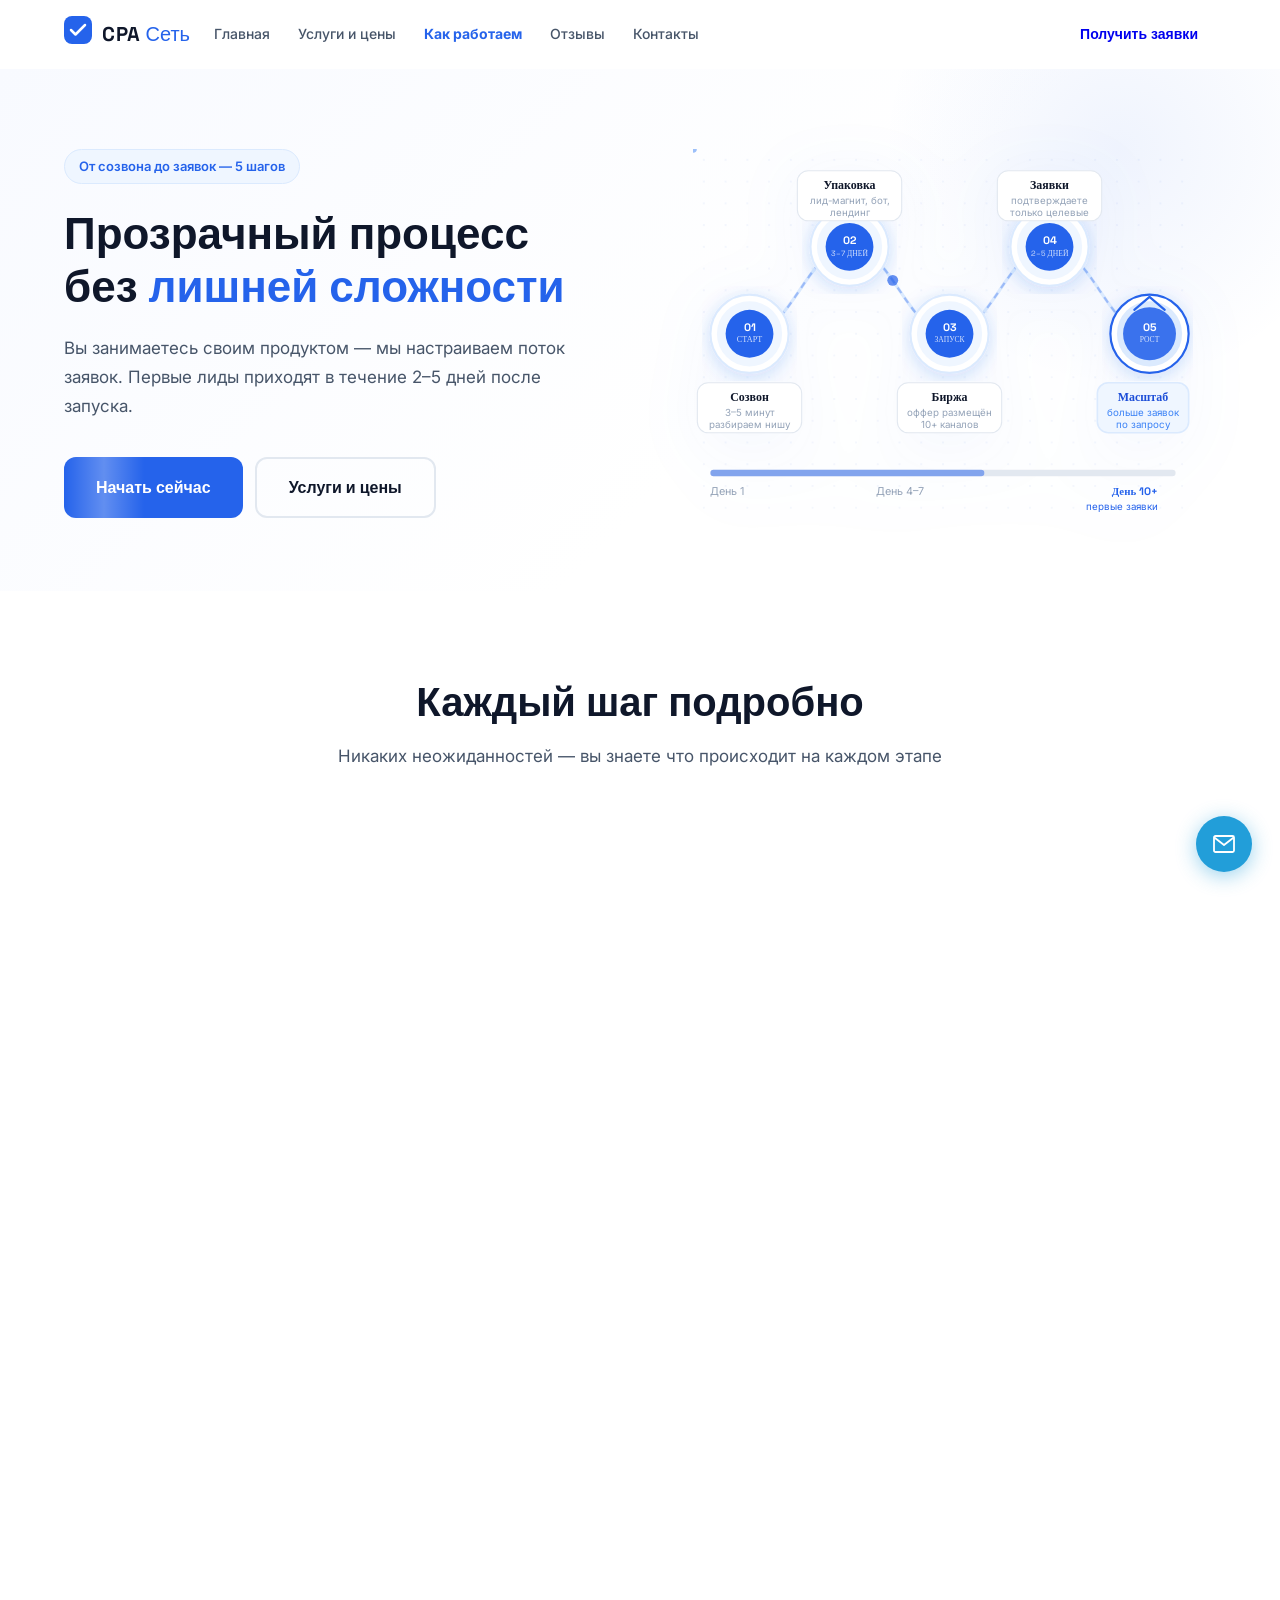
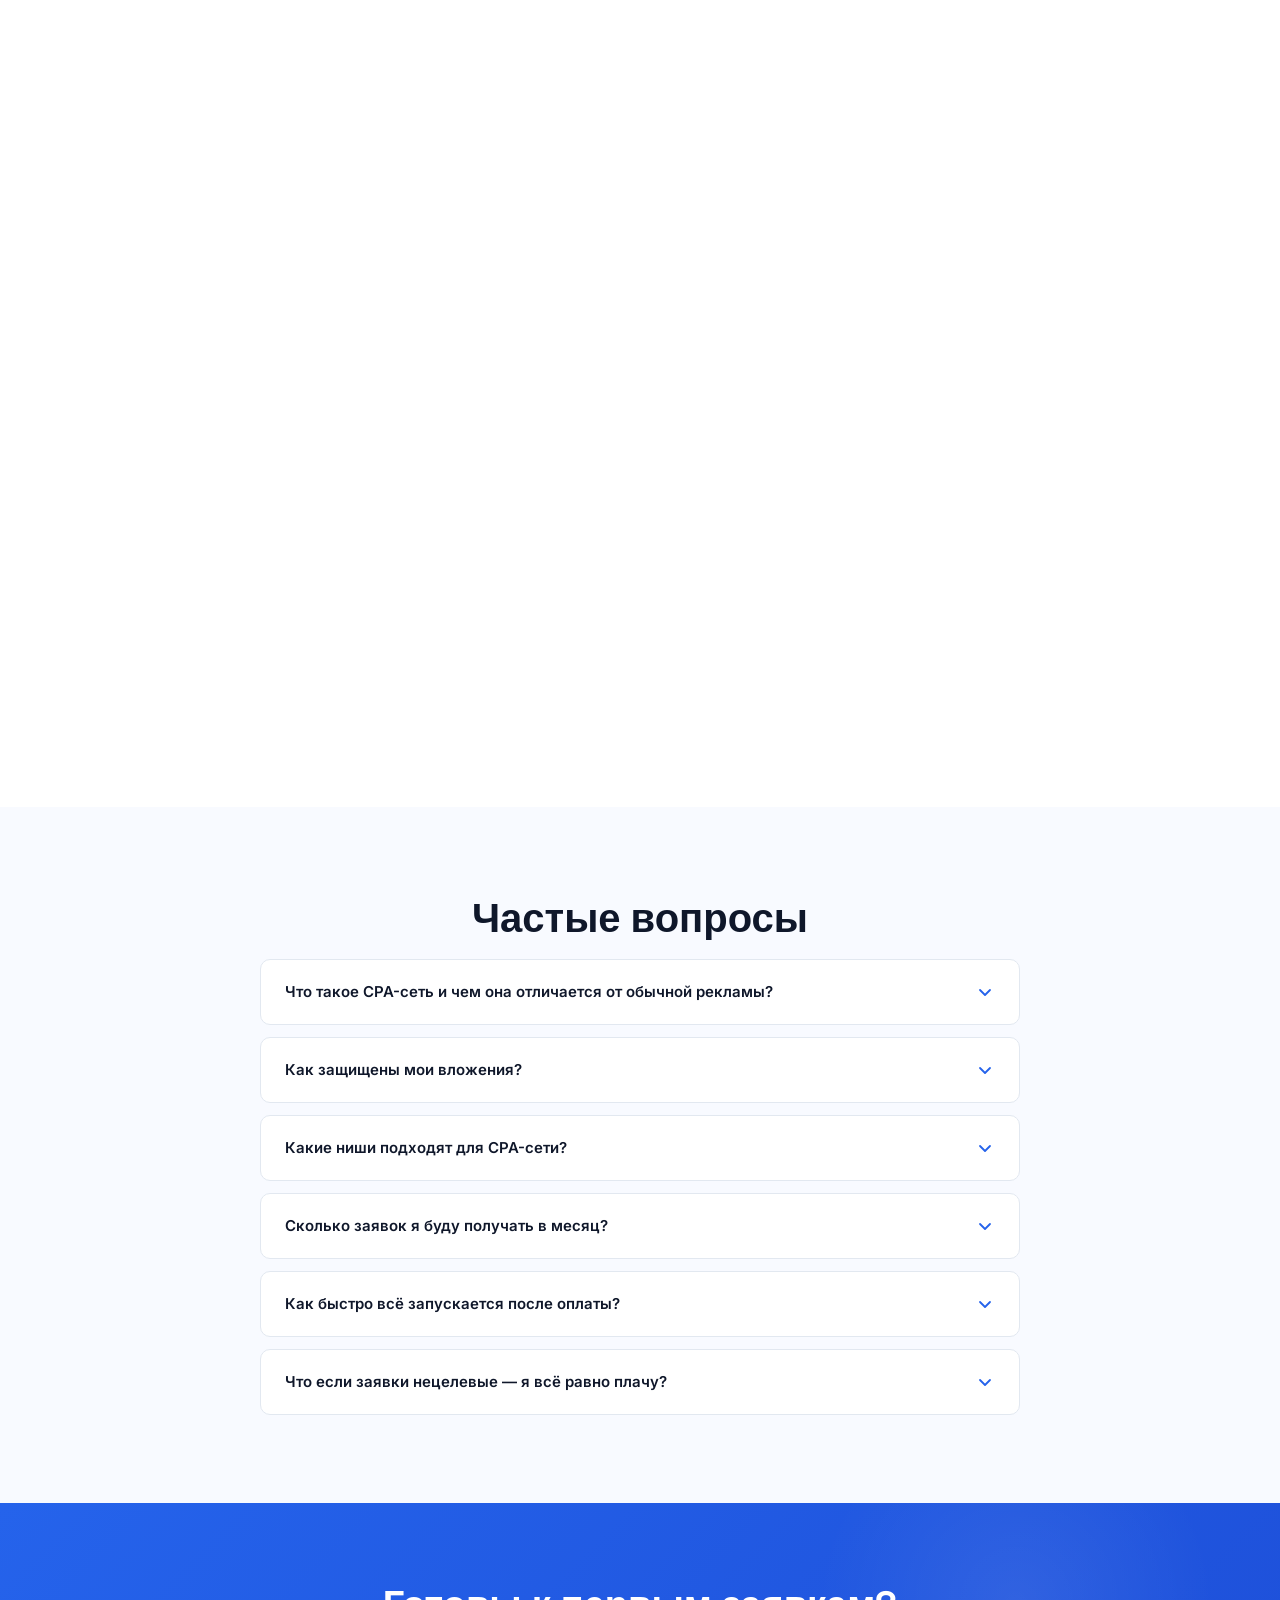
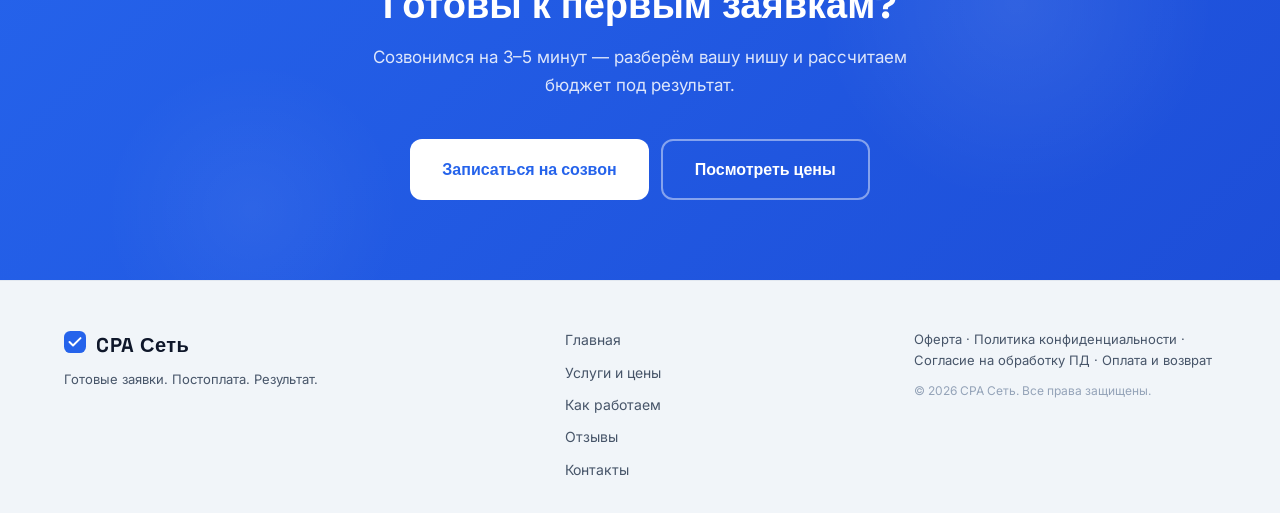
<file: how.html>
<!DOCTYPE html>
<html lang="ru">
<head>
  <meta charset="UTF-8">
  <meta name="viewport" content="width=device-width, initial-scale=1.0">
  <title>Как работаем — CPA Сеть</title>
  <meta name="description" content="5 шагов от первого созвона до потока заявок. Разбираем нишу, упаковываем воронку, запускаем трафик через CPA-биржу.">
  <link rel="preconnect" href="https://fonts.googleapis.com">
  <link rel="preconnect" href="https://fonts.gstatic.com" crossorigin>
  <link href="https://fonts.googleapis.com/css2?family=Inter:wght@400;500;600;700;800&family=Space+Grotesk:wght@500;600;700;800&display=swap" rel="stylesheet">
  <link rel="stylesheet" href="styles.css">
</head>
<body>

<header class="header" id="header">
  <div class="container header__inner">
    <a href="index.html" class="logo">
      <span class="logo__icon"><svg width="28" height="28" viewBox="0 0 28 28" fill="none"><rect width="28" height="28" rx="8" fill="#2563EB"/><path d="M7 14l4.5 4.5L21 9" stroke="#fff" stroke-width="2.5" stroke-linecap="round" stroke-linejoin="round"/></svg></span>
      <span class="logo__text">CPA<span class="logo__suffix"> Сеть</span></span>
    </a>
    <nav class="nav" id="nav">
      <a href="index.html">Главная</a>
      <a href="services.html">Услуги и цены</a>
      <a href="how.html" aria-current="page">Как работаем</a>
      <a href="reviews.html">Отзывы</a>
      <a href="contact.html">Контакты</a>
    </nav>
    <div class="header__right">
      <a href="contact.html" class="btn btn--sm">Получить заявки</a>
    </div>
    <button class="burger" id="burger" aria-label="Меню"><span></span><span></span><span></span></button>
  </div>
</header>

<!-- ===== PAGE HERO ===== -->
<section class="page-hero">
  <div class="container page-hero__inner">
    <div class="page-hero__content">
      <div class="page-hero__badge">От созвона до заявок — 5 шагов</div>
      <h1 class="page-hero__title">Прозрачный процесс<br>без <span class="accent">лишней сложности</span></h1>
      <p class="page-hero__desc">Вы занимаетесь своим продуктом — мы настраиваем поток заявок. Первые лиды приходят в течение 2–5 дней после запуска.</p>
      <div class="hero__cta">
        <a href="contact.html" class="btn btn--lg btn--primary">Начать сейчас</a>
        <a href="services.html" class="btn btn--ghost btn--lg">Услуги и цены</a>
      </div>
    </div>

    <!-- FLOW DIAGRAM ILLUSTRATION -->
    <div class="page-hero__art">
      <svg class="art-flow" viewBox="0 0 460 340" fill="none" xmlns="http://www.w3.org/2000/svg">
        <defs>
          <pattern id="flow-dots" x="0" y="0" width="20" height="20" patternUnits="userSpaceOnUse">
            <circle cx="10" cy="10" r="0.9" fill="#2563EB" fill-opacity="0.07"/>
          </pattern>
          <radialGradient id="flow-glow1" cx="50%" cy="50%" r="50%">
            <stop offset="0%" stop-color="#dbeafe" stop-opacity="0.8"/>
            <stop offset="100%" stop-color="#dbeafe" stop-opacity="0"/>
          </radialGradient>
          <filter id="node-shadow">
            <feDropShadow dx="0" dy="3" stdDeviation="8" flood-color="#2563EB" flood-opacity="0.18"/>
          </filter>
        </defs>

        <!-- Background -->
        <rect width="460" height="340" fill="url(#flow-dots)"/>

        <!-- ─── CURVED PATH connecting nodes ─── -->
        <!-- 5 nodes roughly at:
             N1: (52, 170)  N2: (144, 90)  N3: (236, 170)  N4: (328, 90)  N5: (420, 170) -->
        <path d="M52,170 C90,170 106,90 144,90 C182,90 198,170 236,170 C274,170 290,90 328,90 C366,90 382,170 420,170"
              stroke="#dbeafe" stroke-width="3" fill="none"/>
        <path d="M52,170 C90,170 106,90 144,90 C182,90 198,170 236,170 C274,170 290,90 328,90 C366,90 382,170 420,170"
              stroke="#2563EB" stroke-width="2" stroke-dasharray="6 5" fill="none" stroke-opacity="0.35"/>

        <!-- Animated dot following the path -->
        <circle r="5" fill="#2563EB" fill-opacity="0.7">
          <animateMotion dur="5s" repeatCount="indefinite"
            path="M52,170 C90,170 106,90 144,90 C182,90 198,170 236,170 C274,170 290,90 328,90 C366,90 382,170 420,170"/>
        </circle>
        <circle r="3.5" fill="#3b82f6" fill-opacity="0.5">
          <animateMotion dur="5s" repeatCount="indefinite" begin="2.5s"
            path="M52,170 C90,170 106,90 144,90 C182,90 198,170 236,170 C274,170 290,90 328,90 C366,90 382,170 420,170"/>
        </circle>

        <!-- ─── NODE 1: Созвон ─── -->
        <circle cx="52" cy="170" r="36" fill="white" stroke="#dbeafe" stroke-width="2" filter="url(#node-shadow)"/>
        <circle cx="52" cy="170" r="30" fill="#eff6ff"/>
        <circle cx="52" cy="170" r="22" fill="#2563EB"/>
        <text x="52" y="167" text-anchor="middle" fill="white" font-size="10" font-family="Space Grotesk" font-weight="800">01</text>
        <text x="52" y="178" text-anchor="middle" fill="rgba(255,255,255,0.8)" font-size="7.5" font-family="Space Grotesk">СТАРТ</text>
        <!-- Label -->
        <rect x="4" y="215" width="96" height="46" rx="10" fill="white" stroke="#e2e8f0" stroke-width="1"/>
        <text x="52" y="232" text-anchor="middle" fill="#0f172a" font-size="11" font-family="Space Grotesk" font-weight="700">Созвон</text>
        <text x="52" y="246" text-anchor="middle" fill="#94a3b8" font-size="9" font-family="Inter">3–5 минут</text>
        <text x="52" y="257" text-anchor="middle" fill="#94a3b8" font-size="9" font-family="Inter">разбираем нишу</text>

        <!-- ─── NODE 2: Упаковка ─── -->
        <circle cx="144" cy="90" r="36" fill="white" stroke="#dbeafe" stroke-width="2" filter="url(#node-shadow)"/>
        <circle cx="144" cy="90" r="30" fill="#eff6ff"/>
        <circle cx="144" cy="90" r="22" fill="#2563EB"/>
        <text x="144" y="87" text-anchor="middle" fill="white" font-size="10" font-family="Space Grotesk" font-weight="800">02</text>
        <text x="144" y="98" text-anchor="middle" fill="rgba(255,255,255,0.8)" font-size="7" font-family="Space Grotesk">3–7 ДНЕЙ</text>
        <!-- Label -->
        <rect x="96" y="20" width="96" height="46" rx="10" fill="white" stroke="#e2e8f0" stroke-width="1"/>
        <text x="144" y="37" text-anchor="middle" fill="#0f172a" font-size="11" font-family="Space Grotesk" font-weight="700">Упаковка</text>
        <text x="144" y="51" text-anchor="middle" fill="#94a3b8" font-size="9" font-family="Inter">лид-магнит, бот,</text>
        <text x="144" y="62" text-anchor="middle" fill="#94a3b8" font-size="9" font-family="Inter">лендинг</text>

        <!-- ─── NODE 3: Биржа ─── -->
        <circle cx="236" cy="170" r="36" fill="white" stroke="#dbeafe" stroke-width="2" filter="url(#node-shadow)"/>
        <circle cx="236" cy="170" r="30" fill="#eff6ff"/>
        <circle cx="236" cy="170" r="22" fill="#2563EB"/>
        <text x="236" y="167" text-anchor="middle" fill="white" font-size="10" font-family="Space Grotesk" font-weight="800">03</text>
        <text x="236" y="178" text-anchor="middle" fill="rgba(255,255,255,0.8)" font-size="7" font-family="Space Grotesk">ЗАПУСК</text>
        <!-- Label -->
        <rect x="188" y="215" width="96" height="46" rx="10" fill="white" stroke="#e2e8f0" stroke-width="1"/>
        <text x="236" y="232" text-anchor="middle" fill="#0f172a" font-size="11" font-family="Space Grotesk" font-weight="700">Биржа</text>
        <text x="236" y="246" text-anchor="middle" fill="#94a3b8" font-size="9" font-family="Inter">оффер размещён</text>
        <text x="236" y="257" text-anchor="middle" fill="#94a3b8" font-size="9" font-family="Inter">10+ каналов</text>

        <!-- ─── NODE 4: Заявки ─── -->
        <circle cx="328" cy="90" r="36" fill="white" stroke="#dbeafe" stroke-width="2" filter="url(#node-shadow)"/>
        <circle cx="328" cy="90" r="30" fill="#eff6ff"/>
        <circle cx="328" cy="90" r="22" fill="#2563EB"/>
        <text x="328" y="87" text-anchor="middle" fill="white" font-size="10" font-family="Space Grotesk" font-weight="800">04</text>
        <text x="328" y="98" text-anchor="middle" fill="rgba(255,255,255,0.8)" font-size="7" font-family="Space Grotesk">2–5 ДНЕЙ</text>
        <!-- Label -->
        <rect x="280" y="20" width="96" height="46" rx="10" fill="white" stroke="#e2e8f0" stroke-width="1"/>
        <text x="328" y="37" text-anchor="middle" fill="#0f172a" font-size="11" font-family="Space Grotesk" font-weight="700">Заявки</text>
        <text x="328" y="51" text-anchor="middle" fill="#94a3b8" font-size="9" font-family="Inter">подтверждаете</text>
        <text x="328" y="62" text-anchor="middle" fill="#94a3b8" font-size="9" font-family="Inter">только целевые</text>

        <!-- ─── NODE 5: Рост ─── -->
        <circle cx="420" cy="170" r="36" fill="white" stroke="#2563EB" stroke-width="2" filter="url(#node-shadow)"/>
        <circle cx="420" cy="170" r="30" fill="#dbeafe"/>
        <circle cx="420" cy="170" r="22" fill="#2563EB">
          <animate attributeName="r" values="22;26;22" dur="2.5s" repeatCount="indefinite"/>
          <animate attributeName="fill-opacity" values="1;0.8;1" dur="2.5s" repeatCount="indefinite"/>
        </circle>
        <text x="420" y="167" text-anchor="middle" fill="white" font-size="10" font-family="Space Grotesk" font-weight="800">05</text>
        <text x="420" y="178" text-anchor="middle" fill="rgba(255,255,255,0.8)" font-size="7" font-family="Space Grotesk">РОСТ</text>
        <!-- Label -->
        <rect x="372" y="215" width="84" height="46" rx="10" fill="#eff6ff" stroke="#dbeafe" stroke-width="1.5"/>
        <text x="414" y="232" text-anchor="middle" fill="#1d4ed8" font-size="11" font-family="Space Grotesk" font-weight="700">Масштаб</text>
        <text x="414" y="246" text-anchor="middle" fill="#3b82f6" font-size="9" font-family="Inter">больше заявок</text>
        <text x="414" y="257" text-anchor="middle" fill="#3b82f6" font-size="9" font-family="Inter">по запросу</text>

        <!-- Arrow on last node -->
        <path d="M406,148 L420,136 L434,148" stroke="#2563EB" stroke-width="2" stroke-linecap="round" stroke-linejoin="round" fill="none"/>

        <!-- Bottom timeline bar -->
        <rect x="16" y="295" width="428" height="6" rx="3" fill="#e2e8f0"/>
        <rect x="16" y="295" width="428" height="6" rx="3" fill="#2563EB" fill-opacity="0.5">
          <animate attributeName="width" values="0;428" dur="3s" repeatCount="indefinite" calcMode="ease-in-out"/>
        </rect>
        <text x="16" y="318" fill="#94a3b8" font-size="10" font-family="Inter">День 1</text>
        <text x="190" y="318" text-anchor="middle" fill="#94a3b8" font-size="10" font-family="Inter">День 4–7</text>
        <text x="428" y="318" text-anchor="end" fill="#2563EB" font-size="10" font-family="Space Grotesk" font-weight="700">День 10+</text>
        <text x="428" y="332" text-anchor="end" fill="#2563EB" font-size="9" font-family="Inter">первые заявки</text>
      </svg>
    </div>
  </div>
</section>

<!-- ===== DETAILED STEPS ===== -->
<section class="process-detail">
  <div class="container">
    <h2 class="section-title section-title--center">Каждый шаг подробно</h2>
    <p class="section-sub section-sub--center">Никаких неожиданностей — вы знаете что происходит на каждом этапе</p>
    <div class="steps-detailed">

      <div class="step-detail reveal">
        <div class="step-detail__num">01</div>
        <div class="step-detail__body">
          <h3 class="step-detail__title">Созвон 3–5 минут</h3>
          <p class="step-detail__desc">Уточняем нишу, целевую аудиторию, продукт и желаемый объём заявок. Определяем, подходит ли вам модель CPA, или нужен другой инструмент.</p>
          <ul class="step-detail__features">
            <li>Разбираем вашу нишу и конкурентный рынок</li>
            <li>Оцениваем потенциал CPA для вашего продукта</li>
            <li>Рассчитываем прогнозный бюджет и окупаемость</li>
          </ul>
        </div>
      </div>

      <div class="step-detail reveal">
        <div class="step-detail__num">02</div>
        <div class="step-detail__body">
          <h3 class="step-detail__title">Упаковка воронки (3–7 дней)</h3>
          <p class="step-detail__desc">Создаём полный набор материалов под вашу нишу: лид-магнит, чат-бот и лендинг с формой. Проверенная структура, которая прогревает клиента до сделки.</p>
          <ul class="step-detail__features">
            <li>Лид-магнит — полезный материал, который мотивирует оставить контакт</li>
            <li>Чат-бот — автоматически квалифицирует лиды и прогревает до созвона</li>
            <li>Лендинг — целевая страница с оффером и формой заявки</li>
            <li>Структура воронки — последовательность касаний до сделки</li>
          </ul>
        </div>
      </div>

      <div class="step-detail reveal">
        <div class="step-detail__num">03</div>
        <div class="step-detail__body">
          <h3 class="step-detail__title">Запуск в CPA-сеть</h3>
          <p class="step-detail__desc">Ваш оффер появляется на бирже — арбитражники подхватывают его и начинают генерировать трафик из 10+ каналов. Вы не настраиваете рекламу сами.</p>
          <ul class="step-detail__features">
            <li>Telegram-каналы, Авито, SEO, ВКонтакте, email-рассылки</li>
            <li>Вертикальное видео, агентский трафик, партнёрские сети</li>
            <li>Персональный менеджер контролирует качество трафика</li>
            <li>Нежелательные каналы можно отключить по запросу</li>
          </ul>
        </div>
      </div>

      <div class="step-detail reveal">
        <div class="step-detail__num">04</div>
        <div class="step-detail__body">
          <h3 class="step-detail__title">Вы получаете и подтверждаете заявки</h3>
          <p class="step-detail__desc">Заявки поступают в CRM на бирже. Вы просматриваете каждую и подтверждаете только целевые. Нецелевую заявку — не подтверждаете, не платите.</p>
          <ul class="step-detail__features">
            <li>Встроенная CRM — все заявки в одном месте</li>
            <li>Оплата только после вашего подтверждения</li>
            <li>Расчёт с арбитражниками — 3–4 тыс. ₽ в неделю по факту</li>
            <li>Еженедельная статистика от менеджера</li>
          </ul>
        </div>
      </div>

      <div class="step-detail reveal">
        <div class="step-detail__num">05</div>
        <div class="step-detail__body">
          <h3 class="step-detail__title">Масштабируем вместе</h3>
          <p class="step-detail__desc">Когда воронка показала результат — строим персональный план под вашу цель по прибыли. Увеличиваем поток заявок, оптимизируем воронку, масштабируем по запросу.</p>
          <ul class="step-detail__features">
            <li>Персональный план роста под вашу цель</li>
            <li>Оптимизация воронки по конверсионным данным</li>
            <li>10% комиссии — только с чистой прибыли от продаж</li>
            <li>Ежемесячный отчёт по бирже</li>
          </ul>
        </div>
      </div>

    </div>
  </div>
</section>

<!-- ===== FAQ ===== -->
<section class="faq" id="faq">
  <div class="container">
    <h2 class="section-title section-title--center">Частые вопросы</h2>
    <div class="faq-list">
      <details class="faq__item">
        <summary class="faq__question">Что такое CPA-сеть и чем она отличается от обычной рекламы?<svg class="faq__arrow" width="20" height="20" viewBox="0 0 20 20" fill="none"><path d="M5 8l5 5 5-5" stroke="#2563EB" stroke-width="1.8" stroke-linecap="round" stroke-linejoin="round"/></svg></summary>
        <div class="faq__answer">CPA-сеть — это биржа, где заказчики (эксперты) и арбитражники (генераторы трафика) встречаются напрямую. Вы платите фиксированную сумму за каждую подтверждённую заявку — после её получения, а не авансом. В отличие от Яндекса или ВКонтакте, где вы платите за клики и показы вне зависимости от результата.</div>
      </details>
      <details class="faq__item">
        <summary class="faq__question">Как защищены мои вложения?<svg class="faq__arrow" width="20" height="20" viewBox="0 0 20 20" fill="none"><path d="M5 8l5 5 5-5" stroke="#2563EB" stroke-width="1.8" stroke-linecap="round" stroke-linejoin="round"/></svg></summary>
        <div class="faq__answer">В договоре прописана 90-дневная гарантия: если вы не выйдете на окупаемость фиксированной части при условии следования нашим рекомендациям — продлеваем договор бесплатно до достижения результата. Это не рекламный ход, а условие в документе.</div>
      </details>
      <details class="faq__item">
        <summary class="faq__question">Какие ниши подходят для CPA-сети?<svg class="faq__arrow" width="20" height="20" viewBox="0 0 20 20" fill="none"><path d="M5 8l5 5 5-5" stroke="#2563EB" stroke-width="1.8" stroke-linecap="round" stroke-linejoin="round"/></svg></summary>
        <div class="faq__answer">Работаем с большинством ниш: психологи, юристы, финансовые консультанты, банкротство, кухни и мебель на заказ, недвижимость, кредитование, digital-услуги, онлайн-образование и другие. Чем конкретнее ваш продукт — тем выше качество заявок.</div>
      </details>
      <details class="faq__item">
        <summary class="faq__question">Сколько заявок я буду получать в месяц?<svg class="faq__arrow" width="20" height="20" viewBox="0 0 20 20" fill="none"><path d="M5 8l5 5 5-5" stroke="#2563EB" stroke-width="1.8" stroke-linecap="round" stroke-linejoin="round"/></svg></summary>
        <div class="faq__answer">Объём зависит от вашего бюджета на заявки и ниши. При бюджете 3–4 тыс. ₽ в неделю — от 15 до 25 заявок. Для быстрых ниш уже 100 заявок при бюджете 20k достаточно для выхода на окупаемость. Масштабируется по запросу.</div>
      </details>
      <details class="faq__item">
        <summary class="faq__question">Как быстро всё запускается после оплаты?<svg class="faq__arrow" width="20" height="20" viewBox="0 0 20 20" fill="none"><path d="M5 8l5 5 5-5" stroke="#2563EB" stroke-width="1.8" stroke-linecap="round" stroke-linejoin="round"/></svg></summary>
        <div class="faq__answer">Упаковка занимает 3–7 дней. После того как лид-магнит, чат-бот и лендинг готовы — ваш оффер появляется на бирже, и арбитражники начинают работу. Первые заявки, как правило, приходят в первые 2–5 дней после запуска.</div>
      </details>
      <details class="faq__item">
        <summary class="faq__question">Что если заявки нецелевые — я всё равно плачу?<svg class="faq__arrow" width="20" height="20" viewBox="0 0 20 20" fill="none"><path d="M5 8l5 5 5-5" stroke="#2563EB" stroke-width="1.8" stroke-linecap="round" stroke-linejoin="round"/></svg></summary>
        <div class="faq__answer">Нет. Вы платите только за подтверждённые заявки — те, которые вы сами приняли как целевые. Если заявка явно нецелевая — вы её не подтверждаете и не оплачиваете. Арбитражнику невыгодно лить некачественный трафик, он работает за результат.</div>
      </details>
    </div>
  </div>
</section>

<!-- ===== CTA ===== -->
<section class="cta-banner">
  <div class="container cta-banner__inner">
    <div class="cta-banner__title">Готовы к первым заявкам?</div>
    <p class="cta-banner__desc">Созвонимся на 3–5 минут — разберём вашу нишу и рассчитаем бюджет под результат.</p>
    <div class="cta-banner__btns">
      <a href="contact.html" class="btn btn--lg btn--white">Записаться на созвон</a>
      <a href="services.html" class="btn btn--lg btn--ghost-white">Посмотреть цены</a>
    </div>
  </div>
</section>

<footer class="footer">
  <div class="container footer__inner">
    <div class="footer__logo">
      <a href="index.html" class="logo">
        <span class="logo__icon"><svg width="22" height="22" viewBox="0 0 28 28" fill="none"><rect width="28" height="28" rx="8" fill="#2563EB"/><path d="M7 14l4.5 4.5L21 9" stroke="#fff" stroke-width="2.5" stroke-linecap="round" stroke-linejoin="round"/></svg></span>
        <span class="logo__text">CPA Сеть</span>
      </a>
      <p class="footer__tagline">Готовые заявки. Постоплата. Результат.</p>
    </div>
    <nav class="footer__nav">
      <a href="index.html">Главная</a>
      <a href="services.html">Услуги и цены</a>
      <a href="how.html">Как работаем</a>
      <a href="reviews.html">Отзывы</a>
      <a href="contact.html">Контакты</a>
    </nav>
    <div class="footer__legal">
      <p class="footer__legal-links"><a href="oferta.html">Оферта</a> · <a href="privacy.html">Политика конфиденциальности</a> · <a href="consent.html">Согласие на обработку ПД</a> · <a href="payment.html">Оплата и возврат</a></p>
      <p class="footer__copy">© <span id="year"></span> CPA Сеть. Все права защищены.</p>
    </div>
  </div>
</footer>

<a href="mailto:mexov.i@mail.ru" class="fab" title="Написать на почту"><svg width="24" height="24" viewBox="0 0 24 24" fill="none"><path d="M2 5.5A1.5 1.5 0 013.5 4h17A1.5 1.5 0 0122 5.5v13A1.5 1.5 0 0120.5 20h-17A1.5 1.5 0 012 18.5v-13z" stroke="#fff" stroke-width="1.8" stroke-linejoin="round"/><path d="M3 6l9 7 9-7" stroke="#fff" stroke-width="1.8" stroke-linecap="round" stroke-linejoin="round"/></svg></a>
<script src="script.js"></script>
</body>
</html>
</file>
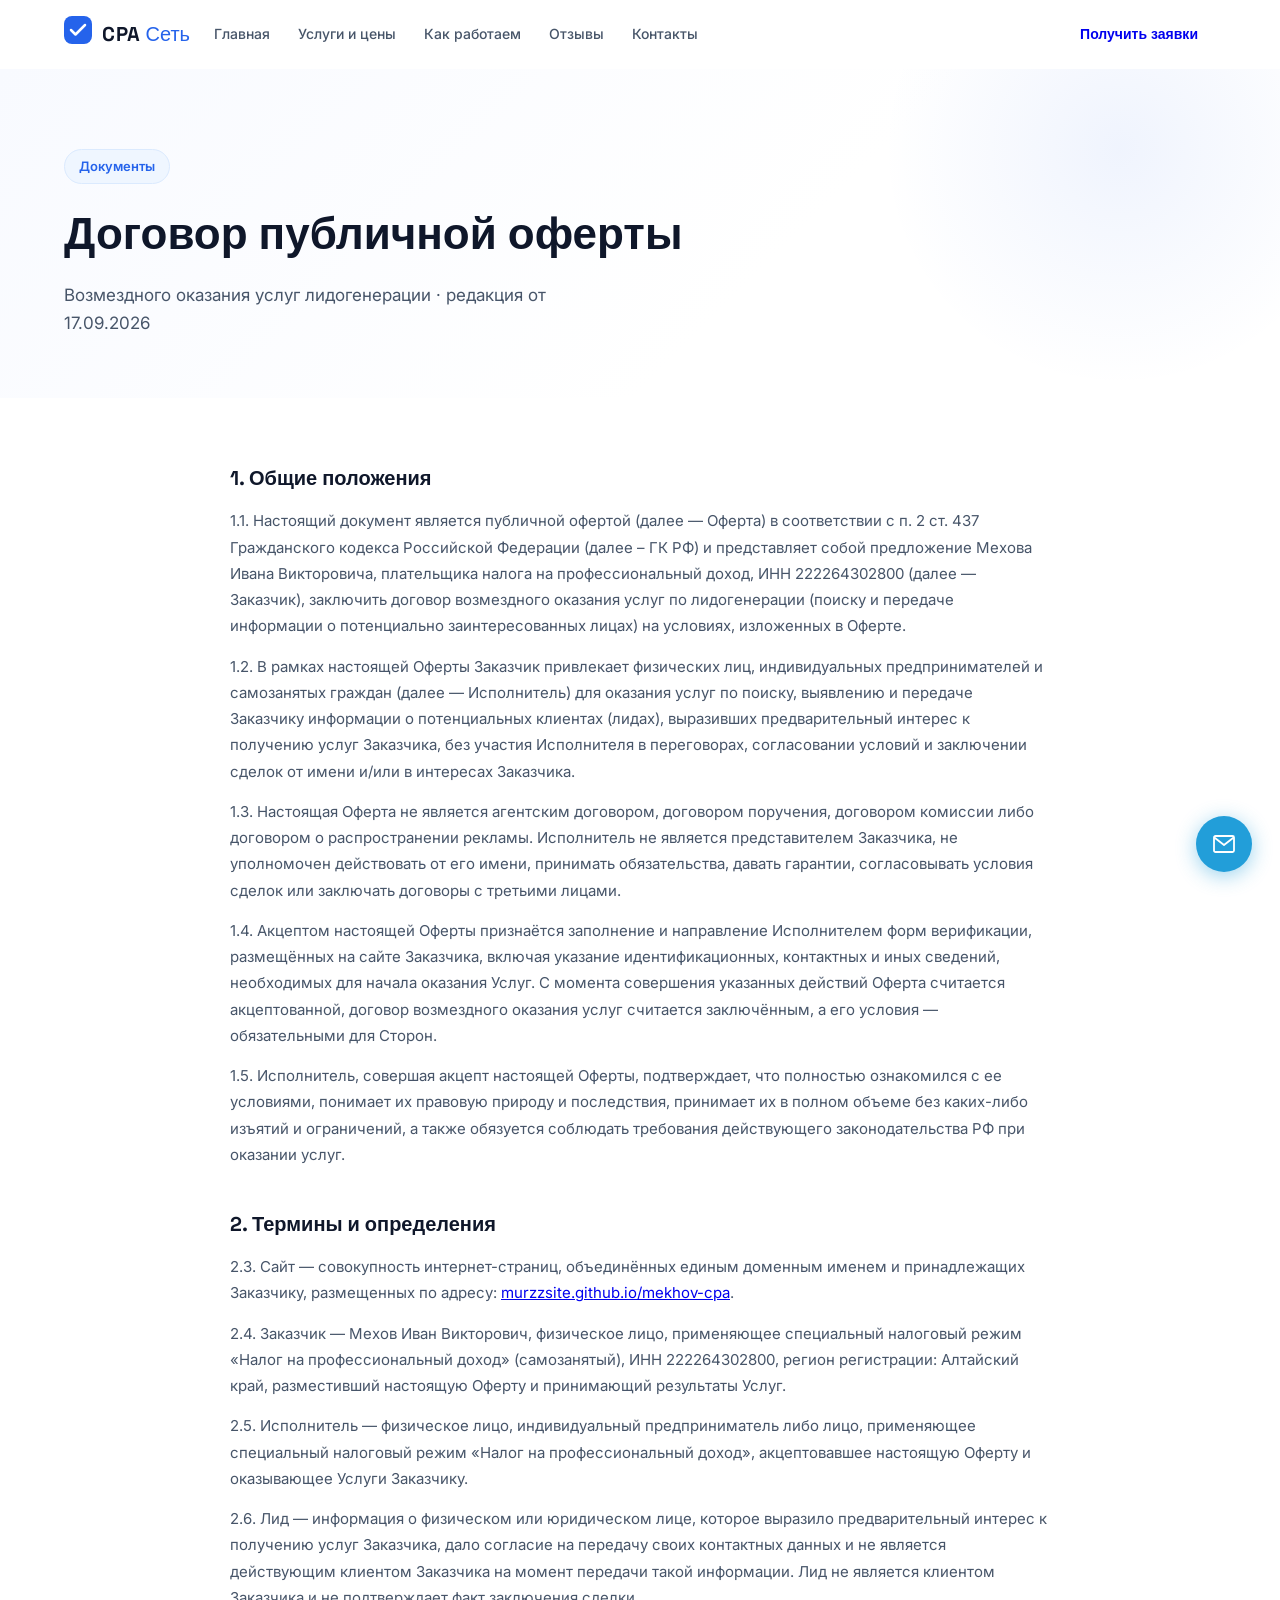
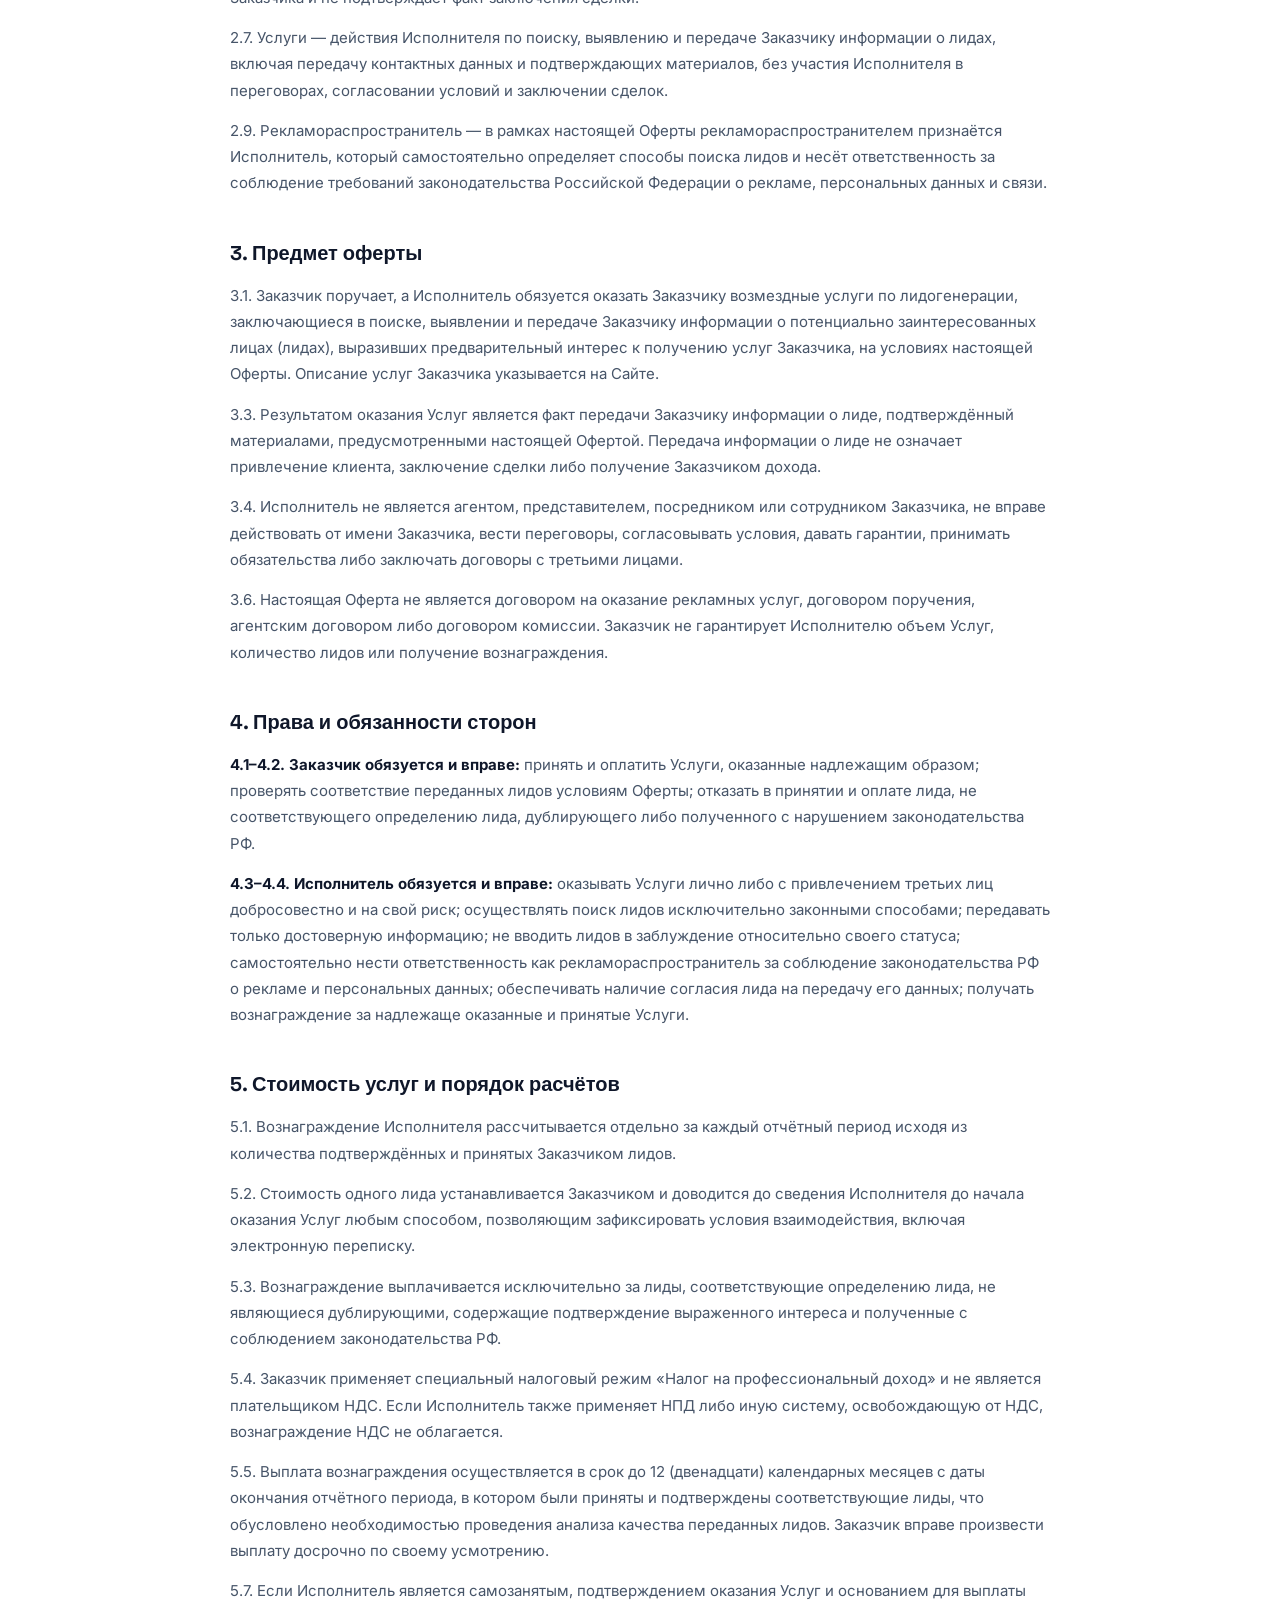
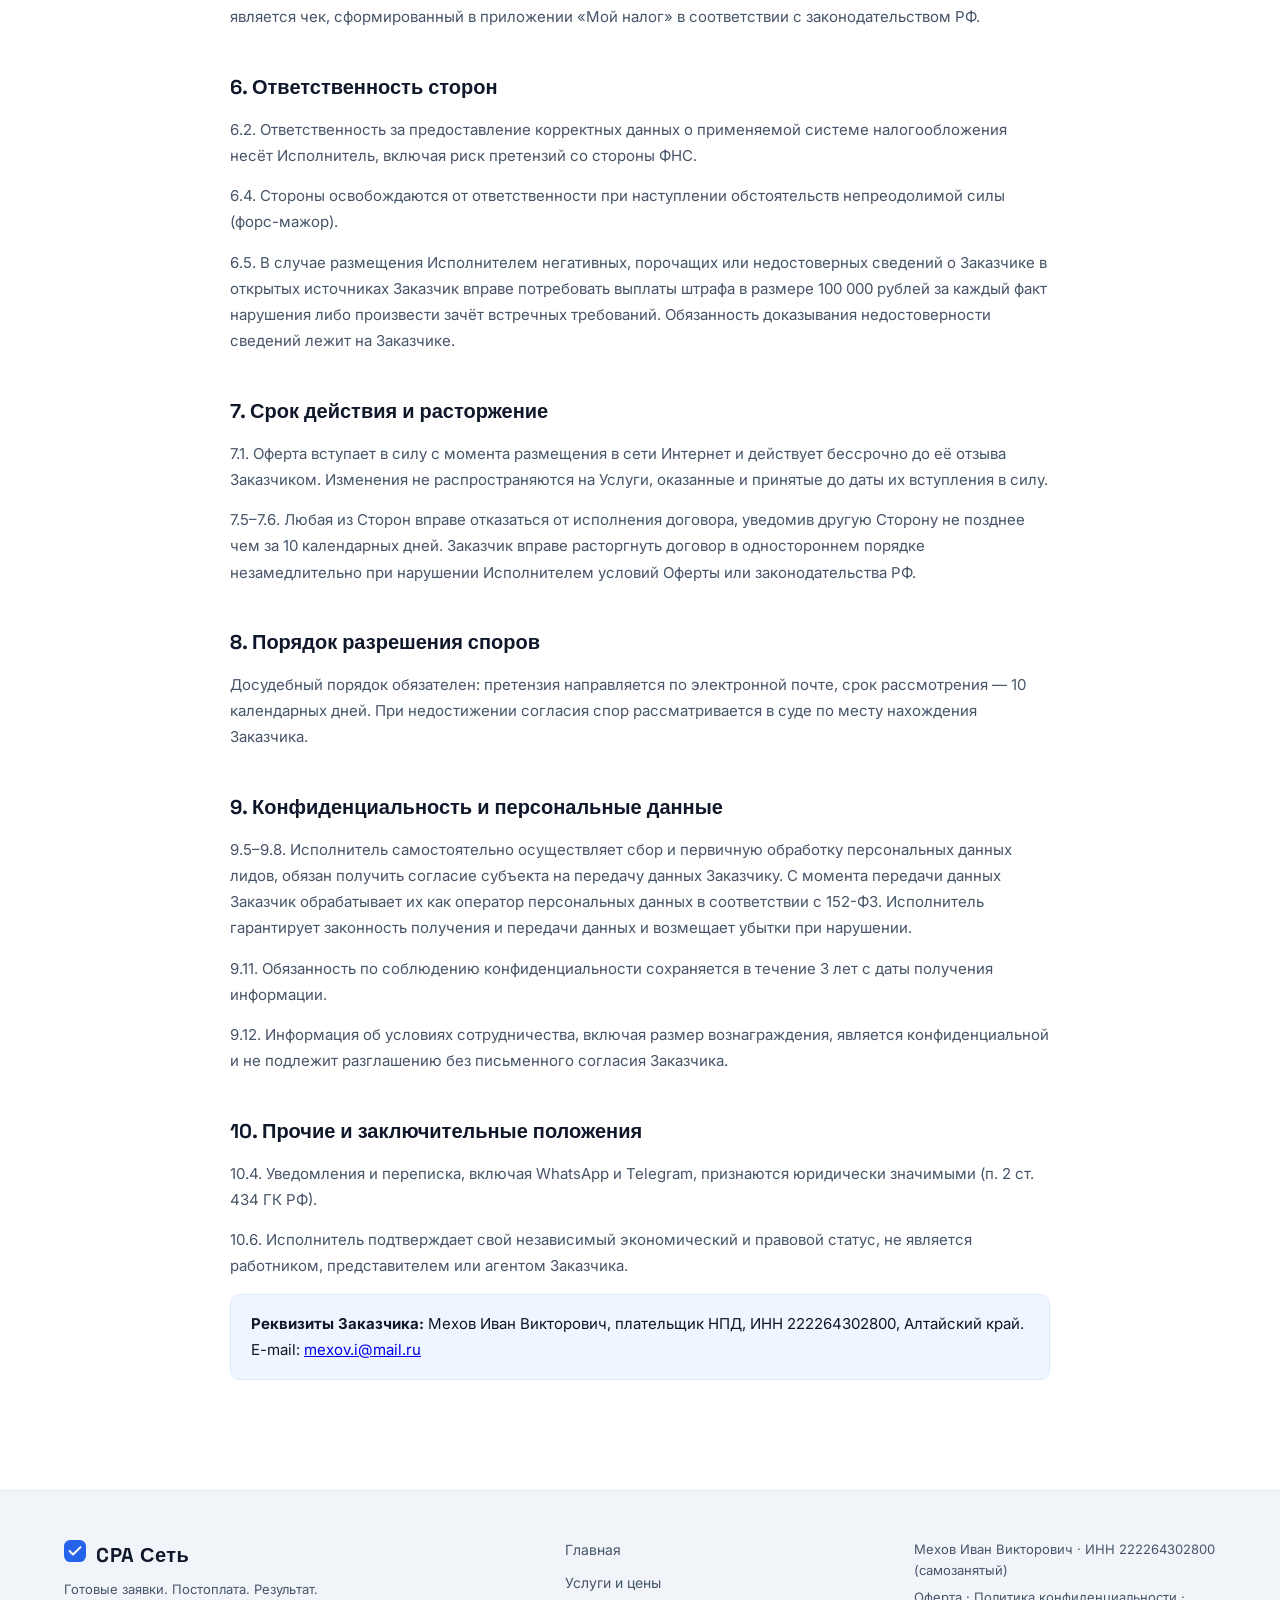
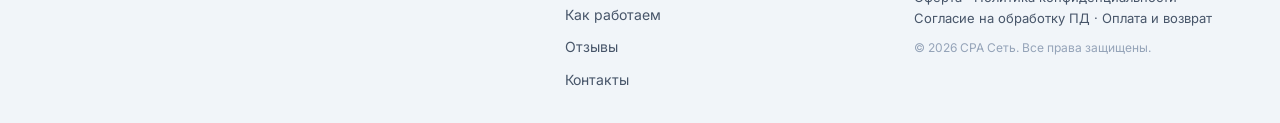
<file: oferta.html>
<!DOCTYPE html>
<html lang="ru">
<head>
  <meta charset="UTF-8">
  <meta name="viewport" content="width=device-width, initial-scale=1.0">
  <title>Договор публичной оферты — CPA Сеть</title>
  <meta name="description" content="Публичная оферта на оказание услуг лидогенерации CPA Сеть — условия, права и обязанности сторон, порядок расчётов.">
  <link rel="preconnect" href="https://fonts.googleapis.com">
  <link rel="preconnect" href="https://fonts.gstatic.com" crossorigin>
  <link href="https://fonts.googleapis.com/css2?family=Inter:wght@400;500;600;700;800&family=Space+Grotesk:wght@500;600;700;800&display=swap" rel="stylesheet">
  <link rel="stylesheet" href="styles.css">
</head>
<body>

<header class="header" id="header">
  <div class="container header__inner">
    <a href="index.html" class="logo">
      <span class="logo__icon"><svg width="28" height="28" viewBox="0 0 28 28" fill="none"><rect width="28" height="28" rx="8" fill="#2563EB"/><path d="M7 14l4.5 4.5L21 9" stroke="#fff" stroke-width="2.5" stroke-linecap="round" stroke-linejoin="round"/></svg></span>
      <span class="logo__text">CPA<span class="logo__suffix"> Сеть</span></span>
    </a>
    <nav class="nav" id="nav">
      <a href="index.html">Главная</a>
      <a href="services.html">Услуги и цены</a>
      <a href="how.html">Как работаем</a>
      <a href="reviews.html">Отзывы</a>
      <a href="contact.html">Контакты</a>
    </nav>
    <div class="header__right">
      <a href="contact.html" class="btn btn--sm">Получить заявки</a>
    </div>
    <button class="burger" id="burger" aria-label="Меню"><span></span><span></span><span></span></button>
  </div>
</header>

<section class="page-hero" style="padding-bottom:24px">
  <div class="container">
    <div class="page-hero__badge">Документы</div>
    <h1 class="page-hero__title">Договор публичной оферты</h1>
    <p class="page-hero__desc">Возмездного оказания услуг лидогенерации · редакция от 17.09.2026</p>
  </div>
</section>

<section class="legal-page">
  <div class="container">
    <div class="legal-page__wrap">

      <h2>1. Общие положения</h2>
      <p>1.1. Настоящий документ является публичной офертой (далее — Оферта) в соответствии с п. 2 ст. 437 Гражданского кодекса Российской Федерации (далее – ГК РФ) и представляет собой предложение Мехова Ивана Викторовича, плательщика налога на профессиональный доход, ИНН 222264302800 (далее — Заказчик), заключить договор возмездного оказания услуг по лидогенерации (поиску и передаче информации о потенциально заинтересованных лицах) на условиях, изложенных в Оферте.</p>
      <p>1.2. В рамках настоящей Оферты Заказчик привлекает физических лиц, индивидуальных предпринимателей и самозанятых граждан (далее — Исполнитель) для оказания услуг по поиску, выявлению и передаче Заказчику информации о потенциальных клиентах (лидах), выразивших предварительный интерес к получению услуг Заказчика, без участия Исполнителя в переговорах, согласовании условий и заключении сделок от имени и/или в интересах Заказчика.</p>
      <p>1.3. Настоящая Оферта не является агентским договором, договором поручения, договором комиссии либо договором о распространении рекламы. Исполнитель не является представителем Заказчика, не уполномочен действовать от его имени, принимать обязательства, давать гарантии, согласовывать условия сделок или заключать договоры с третьими лицами.</p>
      <p>1.4. Акцептом настоящей Оферты признаётся заполнение и направление Исполнителем форм верификации, размещённых на сайте Заказчика, включая указание идентификационных, контактных и иных сведений, необходимых для начала оказания Услуг. С момента совершения указанных действий Оферта считается акцептованной, договор возмездного оказания услуг считается заключённым, а его условия — обязательными для Сторон.</p>
      <p>1.5. Исполнитель, совершая акцепт настоящей Оферты, подтверждает, что полностью ознакомился с ее условиями, понимает их правовую природу и последствия, принимает их в полном объеме без каких-либо изъятий и ограничений, а также обязуется соблюдать требования действующего законодательства РФ при оказании услуг.</p>

      <h2>2. Термины и определения</h2>
      <p>2.3. Сайт — совокупность интернет-страниц, объединённых единым доменным именем и принадлежащих Заказчику, размещенных по адресу: <a href="https://murzzsite.github.io/mekhov-cpa/" target="_blank" rel="noopener">murzzsite.github.io/mekhov-cpa</a>.</p>
      <p>2.4. Заказчик — Мехов Иван Викторович, физическое лицо, применяющее специальный налоговый режим «Налог на профессиональный доход» (самозанятый), ИНН 222264302800, регион регистрации: Алтайский край, разместивший настоящую Оферту и принимающий результаты Услуг.</p>
      <p>2.5. Исполнитель — физическое лицо, индивидуальный предприниматель либо лицо, применяющее специальный налоговый режим «Налог на профессиональный доход», акцептовавшее настоящую Оферту и оказывающее Услуги Заказчику.</p>
      <p>2.6. Лид — информация о физическом или юридическом лице, которое выразило предварительный интерес к получению услуг Заказчика, дало согласие на передачу своих контактных данных и не является действующим клиентом Заказчика на момент передачи такой информации. Лид не является клиентом Заказчика и не подтверждает факт заключения сделки.</p>
      <p>2.7. Услуги — действия Исполнителя по поиску, выявлению и передаче Заказчику информации о лидах, включая передачу контактных данных и подтверждающих материалов, без участия Исполнителя в переговорах, согласовании условий и заключении сделок.</p>
      <p>2.9. Рекламораспространитель — в рамках настоящей Оферты рекламораспространителем признаётся Исполнитель, который самостоятельно определяет способы поиска лидов и несёт ответственность за соблюдение требований законодательства Российской Федерации о рекламе, персональных данных и связи.</p>

      <h2>3. Предмет оферты</h2>
      <p>3.1. Заказчик поручает, а Исполнитель обязуется оказать Заказчику возмездные услуги по лидогенерации, заключающиеся в поиске, выявлении и передаче Заказчику информации о потенциально заинтересованных лицах (лидах), выразивших предварительный интерес к получению услуг Заказчика, на условиях настоящей Оферты. Описание услуг Заказчика указывается на Сайте.</p>
      <p>3.3. Результатом оказания Услуг является факт передачи Заказчику информации о лиде, подтверждённый материалами, предусмотренными настоящей Офертой. Передача информации о лиде не означает привлечение клиента, заключение сделки либо получение Заказчиком дохода.</p>
      <p>3.4. Исполнитель не является агентом, представителем, посредником или сотрудником Заказчика, не вправе действовать от имени Заказчика, вести переговоры, согласовывать условия, давать гарантии, принимать обязательства либо заключать договоры с третьими лицами.</p>
      <p>3.6. Настоящая Оферта не является договором на оказание рекламных услуг, договором поручения, агентским договором либо договором комиссии. Заказчик не гарантирует Исполнителю объем Услуг, количество лидов или получение вознаграждения.</p>

      <h2>4. Права и обязанности сторон</h2>
      <p><strong>4.1–4.2. Заказчик обязуется и вправе:</strong> принять и оплатить Услуги, оказанные надлежащим образом; проверять соответствие переданных лидов условиям Оферты; отказать в принятии и оплате лида, не соответствующего определению лида, дублирующего либо полученного с нарушением законодательства РФ.</p>
      <p><strong>4.3–4.4. Исполнитель обязуется и вправе:</strong> оказывать Услуги лично либо с привлечением третьих лиц добросовестно и на свой риск; осуществлять поиск лидов исключительно законными способами; передавать только достоверную информацию; не вводить лидов в заблуждение относительно своего статуса; самостоятельно нести ответственность как рекламораспространитель за соблюдение законодательства РФ о рекламе и персональных данных; обеспечивать наличие согласия лида на передачу его данных; получать вознаграждение за надлежаще оказанные и принятые Услуги.</p>

      <h2>5. Стоимость услуг и порядок расчётов</h2>
      <p>5.1. Вознаграждение Исполнителя рассчитывается отдельно за каждый отчётный период исходя из количества подтверждённых и принятых Заказчиком лидов.</p>
      <p>5.2. Стоимость одного лида устанавливается Заказчиком и доводится до сведения Исполнителя до начала оказания Услуг любым способом, позволяющим зафиксировать условия взаимодействия, включая электронную переписку.</p>
      <p>5.3. Вознаграждение выплачивается исключительно за лиды, соответствующие определению лида, не являющиеся дублирующими, содержащие подтверждение выраженного интереса и полученные с соблюдением законодательства РФ.</p>
      <p>5.4. Заказчик применяет специальный налоговый режим «Налог на профессиональный доход» и не является плательщиком НДС. Если Исполнитель также применяет НПД либо иную систему, освобождающую от НДС, вознаграждение НДС не облагается.</p>
      <p>5.5. Выплата вознаграждения осуществляется в срок до 12 (двенадцати) календарных месяцев с даты окончания отчётного периода, в котором были приняты и подтверждены соответствующие лиды, что обусловлено необходимостью проведения анализа качества переданных лидов. Заказчик вправе произвести выплату досрочно по своему усмотрению.</p>
      <p>5.7. Если Исполнитель является самозанятым, подтверждением оказания Услуг и основанием для выплаты является чек, сформированный в приложении «Мой налог» в соответствии с законодательством РФ.</p>

      <h2>6. Ответственность сторон</h2>
      <p>6.2. Ответственность за предоставление корректных данных о применяемой системе налогообложения несёт Исполнитель, включая риск претензий со стороны ФНС.</p>
      <p>6.4. Стороны освобождаются от ответственности при наступлении обстоятельств непреодолимой силы (форс-мажор).</p>
      <p>6.5. В случае размещения Исполнителем негативных, порочащих или недостоверных сведений о Заказчике в открытых источниках Заказчик вправе потребовать выплаты штрафа в размере 100 000 рублей за каждый факт нарушения либо произвести зачёт встречных требований. Обязанность доказывания недостоверности сведений лежит на Заказчике.</p>

      <h2>7. Срок действия и расторжение</h2>
      <p>7.1. Оферта вступает в силу с момента размещения в сети Интернет и действует бессрочно до её отзыва Заказчиком. Изменения не распространяются на Услуги, оказанные и принятые до даты их вступления в силу.</p>
      <p>7.5–7.6. Любая из Сторон вправе отказаться от исполнения договора, уведомив другую Сторону не позднее чем за 10 календарных дней. Заказчик вправе расторгнуть договор в одностороннем порядке незамедлительно при нарушении Исполнителем условий Оферты или законодательства РФ.</p>

      <h2>8. Порядок разрешения споров</h2>
      <p>Досудебный порядок обязателен: претензия направляется по электронной почте, срок рассмотрения — 10 календарных дней. При недостижении согласия спор рассматривается в суде по месту нахождения Заказчика.</p>

      <h2>9. Конфиденциальность и персональные данные</h2>
      <p>9.5–9.8. Исполнитель самостоятельно осуществляет сбор и первичную обработку персональных данных лидов, обязан получить согласие субъекта на передачу данных Заказчику. С момента передачи данных Заказчик обрабатывает их как оператор персональных данных в соответствии с 152-ФЗ. Исполнитель гарантирует законность получения и передачи данных и возмещает убытки при нарушении.</p>
      <p>9.11. Обязанность по соблюдению конфиденциальности сохраняется в течение 3 лет с даты получения информации.</p>
      <p>9.12. Информация об условиях сотрудничества, включая размер вознаграждения, является конфиденциальной и не подлежит разглашению без письменного согласия Заказчика.</p>

      <h2>10. Прочие и заключительные положения</h2>
      <p>10.4. Уведомления и переписка, включая WhatsApp и Telegram, признаются юридически значимыми (п. 2 ст. 434 ГК РФ).</p>
      <p>10.6. Исполнитель подтверждает свой независимый экономический и правовой статус, не является работником, представителем или агентом Заказчика.</p>

      <div class="legal-page__highlight">
        <p><strong>Реквизиты Заказчика:</strong> Мехов Иван Викторович, плательщик НПД, ИНН 222264302800, Алтайский край. E-mail: <a href="mailto:mexov.i@mail.ru">mexov.i@mail.ru</a></p>
      </div>

    </div>
  </div>
</section>

<footer class="footer">
  <div class="container footer__inner">
    <div class="footer__logo">
      <a href="index.html" class="logo">
        <span class="logo__icon"><svg width="22" height="22" viewBox="0 0 28 28" fill="none"><rect width="28" height="28" rx="8" fill="#2563EB"/><path d="M7 14l4.5 4.5L21 9" stroke="#fff" stroke-width="2.5" stroke-linecap="round" stroke-linejoin="round"/></svg></span>
        <span class="logo__text">CPA Сеть</span>
      </a>
      <p class="footer__tagline">Готовые заявки. Постоплата. Результат.</p>
    </div>
    <nav class="footer__nav">
      <a href="index.html">Главная</a>
      <a href="services.html">Услуги и цены</a>
      <a href="how.html">Как работаем</a>
      <a href="reviews.html">Отзывы</a>
      <a href="contact.html">Контакты</a>
    </nav>
    <div class="footer__legal">
      <p>Мехов Иван Викторович · ИНН 222264302800 (самозанятый)</p>
      <p class="footer__legal-links"><a href="oferta.html">Оферта</a> · <a href="privacy.html">Политика конфиденциальности</a> · <a href="consent.html">Согласие на обработку ПД</a> · <a href="payment.html">Оплата и возврат</a></p>
      <p class="footer__copy">© <span id="year"></span> CPA Сеть. Все права защищены.</p>
    </div>
  </div>
</footer>

<a href="mailto:mexov.i@mail.ru" class="fab" title="Написать на почту"><svg width="24" height="24" viewBox="0 0 24 24" fill="none"><path d="M2 5.5A1.5 1.5 0 013.5 4h17A1.5 1.5 0 0122 5.5v13A1.5 1.5 0 0120.5 20h-17A1.5 1.5 0 012 18.5v-13z" stroke="#fff" stroke-width="1.8" stroke-linejoin="round"/><path d="M3 6l9 7 9-7" stroke="#fff" stroke-width="1.8" stroke-linecap="round" stroke-linejoin="round"/></svg></a>
<script src="script.js"></script>
</body>
</html>
</file>
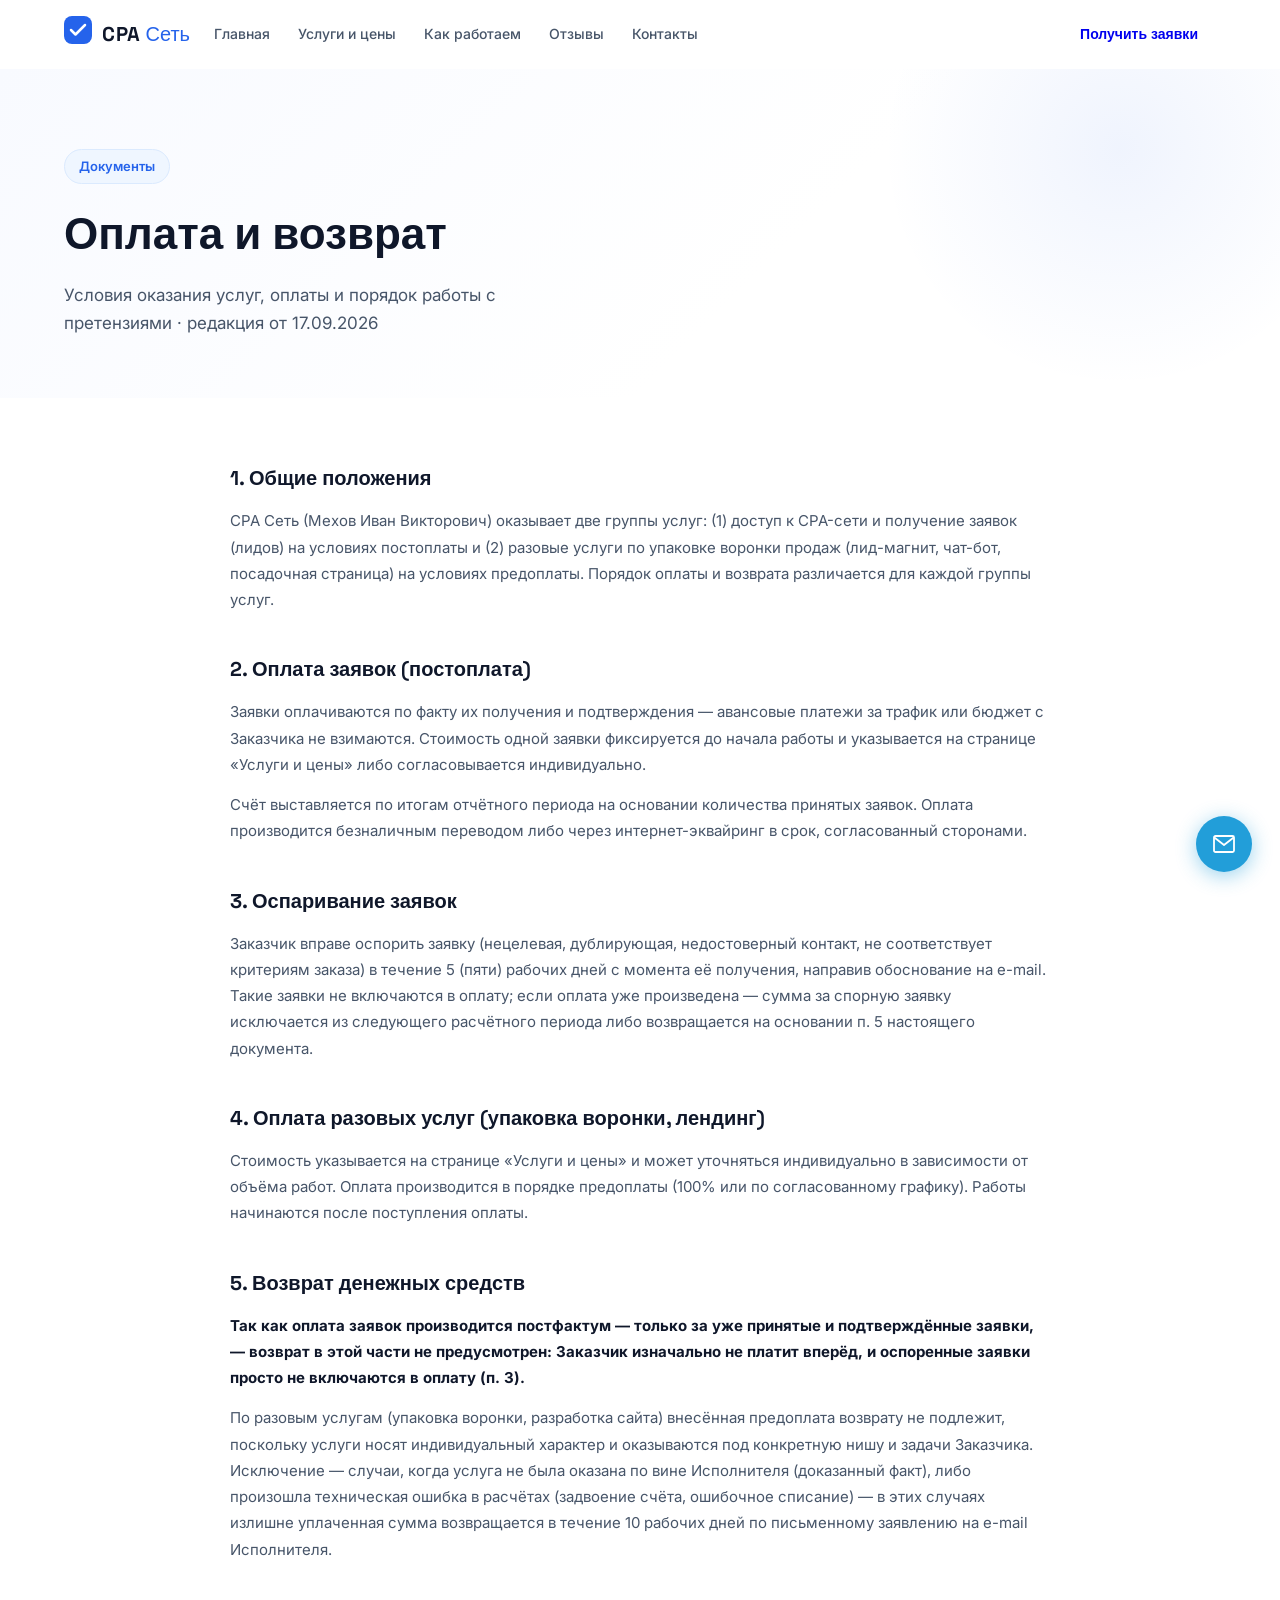
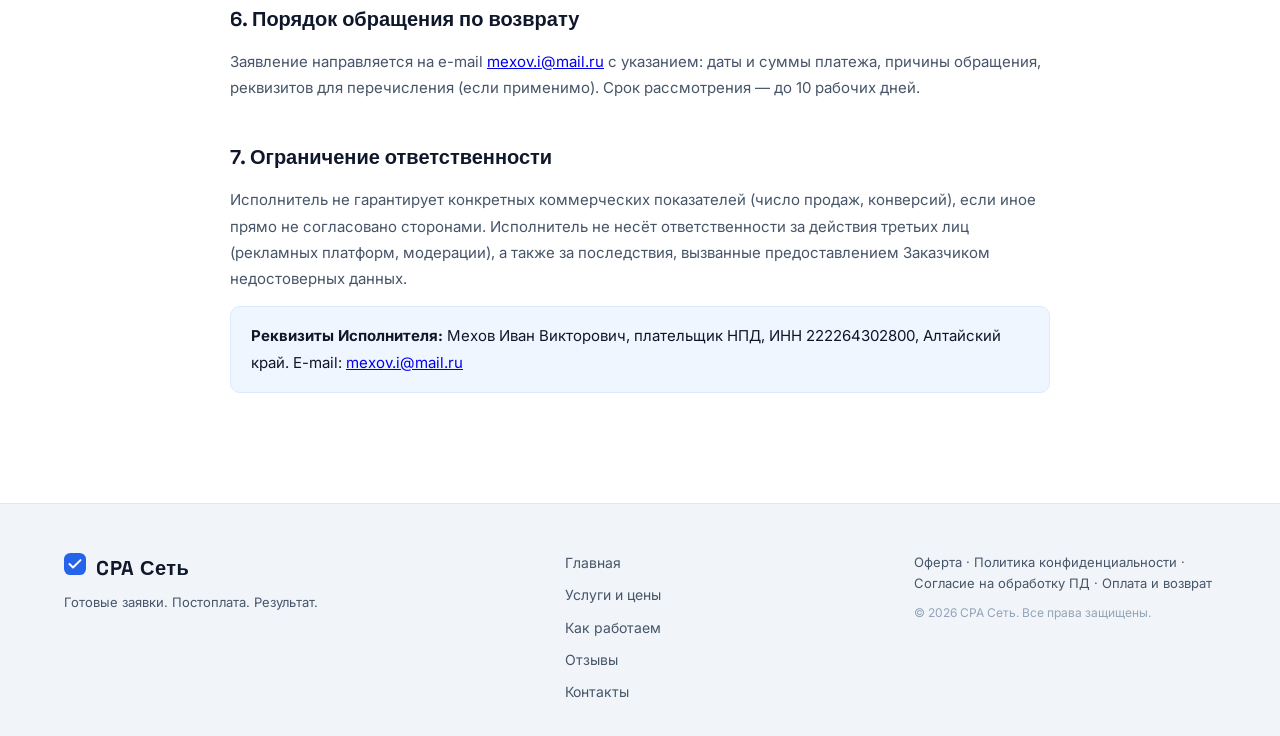
<file: payment.html>
<!DOCTYPE html>
<html lang="ru">
<head>
  <meta charset="UTF-8">
  <meta name="viewport" content="width=device-width, initial-scale=1.0">
  <title>Оплата и возврат — CPA Сеть</title>
  <meta name="description" content="Условия оплаты услуг CPA Сеть и порядок работы с претензиями по заявкам.">
  <link rel="preconnect" href="https://fonts.googleapis.com">
  <link rel="preconnect" href="https://fonts.gstatic.com" crossorigin>
  <link href="https://fonts.googleapis.com/css2?family=Inter:wght@400;500;600;700;800&family=Space+Grotesk:wght@500;600;700;800&display=swap" rel="stylesheet">
  <link rel="stylesheet" href="styles.css">
</head>
<body>

<header class="header" id="header">
  <div class="container header__inner">
    <a href="index.html" class="logo">
      <span class="logo__icon"><svg width="28" height="28" viewBox="0 0 28 28" fill="none"><rect width="28" height="28" rx="8" fill="#2563EB"/><path d="M7 14l4.5 4.5L21 9" stroke="#fff" stroke-width="2.5" stroke-linecap="round" stroke-linejoin="round"/></svg></span>
      <span class="logo__text">CPA<span class="logo__suffix"> Сеть</span></span>
    </a>
    <nav class="nav" id="nav">
      <a href="index.html">Главная</a>
      <a href="services.html">Услуги и цены</a>
      <a href="how.html">Как работаем</a>
      <a href="reviews.html">Отзывы</a>
      <a href="contact.html">Контакты</a>
    </nav>
    <div class="header__right">
      <a href="contact.html" class="btn btn--sm">Получить заявки</a>
    </div>
    <button class="burger" id="burger" aria-label="Меню"><span></span><span></span><span></span></button>
  </div>
</header>

<section class="page-hero" style="padding-bottom:24px">
  <div class="container">
    <div class="page-hero__badge">Документы</div>
    <h1 class="page-hero__title">Оплата и возврат</h1>
    <p class="page-hero__desc">Условия оказания услуг, оплаты и порядок работы с претензиями · редакция от 17.09.2026</p>
  </div>
</section>

<section class="legal-page">
  <div class="container">
    <div class="legal-page__wrap">

      <h2>1. Общие положения</h2>
      <p>CPA Сеть (Мехов Иван Викторович) оказывает две группы услуг: (1) доступ к CPA-сети и получение заявок (лидов) на условиях постоплаты и (2) разовые услуги по упаковке воронки продаж (лид-магнит, чат-бот, посадочная страница) на условиях предоплаты. Порядок оплаты и возврата различается для каждой группы услуг.</p>

      <h2>2. Оплата заявок (постоплата)</h2>
      <p>Заявки оплачиваются по факту их получения и подтверждения — авансовые платежи за трафик или бюджет с Заказчика не взимаются. Стоимость одной заявки фиксируется до начала работы и указывается на странице «Услуги и цены» либо согласовывается индивидуально.</p>
      <p>Счёт выставляется по итогам отчётного периода на основании количества принятых заявок. Оплата производится безналичным переводом либо через интернет-эквайринг в срок, согласованный сторонами.</p>

      <h2>3. Оспаривание заявок</h2>
      <p>Заказчик вправе оспорить заявку (нецелевая, дублирующая, недостоверный контакт, не соответствует критериям заказа) в течение 5 (пяти) рабочих дней с момента её получения, направив обоснование на e-mail. Такие заявки не включаются в оплату; если оплата уже произведена — сумма за спорную заявку исключается из следующего расчётного периода либо возвращается на основании п. 5 настоящего документа.</p>

      <h2>4. Оплата разовых услуг (упаковка воронки, лендинг)</h2>
      <p>Стоимость указывается на странице «Услуги и цены» и может уточняться индивидуально в зависимости от объёма работ. Оплата производится в порядке предоплаты (100% или по согласованному графику). Работы начинаются после поступления оплаты.</p>

      <h2>5. Возврат денежных средств</h2>
      <p><strong>Так как оплата заявок производится постфактум — только за уже принятые и подтверждённые заявки, — возврат в этой части не предусмотрен: Заказчик изначально не платит вперёд, и оспоренные заявки просто не включаются в оплату (п. 3).</strong></p>
      <p>По разовым услугам (упаковка воронки, разработка сайта) внесённая предоплата возврату не подлежит, поскольку услуги носят индивидуальный характер и оказываются под конкретную нишу и задачи Заказчика. Исключение — случаи, когда услуга не была оказана по вине Исполнителя (доказанный факт), либо произошла техническая ошибка в расчётах (задвоение счёта, ошибочное списание) — в этих случаях излишне уплаченная сумма возвращается в течение 10 рабочих дней по письменному заявлению на e-mail Исполнителя.</p>

      <h2>6. Порядок обращения по возврату</h2>
      <p>Заявление направляется на e-mail <a href="mailto:mexov.i@mail.ru">mexov.i@mail.ru</a> с указанием: даты и суммы платежа, причины обращения, реквизитов для перечисления (если применимо). Срок рассмотрения — до 10 рабочих дней.</p>

      <h2>7. Ограничение ответственности</h2>
      <p>Исполнитель не гарантирует конкретных коммерческих показателей (число продаж, конверсий), если иное прямо не согласовано сторонами. Исполнитель не несёт ответственности за действия третьих лиц (рекламных платформ, модерации), а также за последствия, вызванные предоставлением Заказчиком недостоверных данных.</p>

      <div class="legal-page__highlight">
        <p><strong>Реквизиты Исполнителя:</strong> Мехов Иван Викторович, плательщик НПД, ИНН 222264302800, Алтайский край. E-mail: <a href="mailto:mexov.i@mail.ru">mexov.i@mail.ru</a></p>
      </div>

    </div>
  </div>
</section>

<footer class="footer">
  <div class="container footer__inner">
    <div class="footer__logo">
      <a href="index.html" class="logo">
        <span class="logo__icon"><svg width="22" height="22" viewBox="0 0 28 28" fill="none"><rect width="28" height="28" rx="8" fill="#2563EB"/><path d="M7 14l4.5 4.5L21 9" stroke="#fff" stroke-width="2.5" stroke-linecap="round" stroke-linejoin="round"/></svg></span>
        <span class="logo__text">CPA Сеть</span>
      </a>
      <p class="footer__tagline">Готовые заявки. Постоплата. Результат.</p>
    </div>
    <nav class="footer__nav">
      <a href="index.html">Главная</a>
      <a href="services.html">Услуги и цены</a>
      <a href="how.html">Как работаем</a>
      <a href="reviews.html">Отзывы</a>
      <a href="contact.html">Контакты</a>
    </nav>
    <div class="footer__legal">
      <p class="footer__legal-links"><a href="oferta.html">Оферта</a> · <a href="privacy.html">Политика конфиденциальности</a> · <a href="consent.html">Согласие на обработку ПД</a> · <a href="payment.html">Оплата и возврат</a></p>
      <p class="footer__copy">© <span id="year"></span> CPA Сеть. Все права защищены.</p>
    </div>
  </div>
</footer>

<a href="mailto:mexov.i@mail.ru" class="fab" title="Написать на почту"><svg width="24" height="24" viewBox="0 0 24 24" fill="none"><path d="M2 5.5A1.5 1.5 0 013.5 4h17A1.5 1.5 0 0122 5.5v13A1.5 1.5 0 0120.5 20h-17A1.5 1.5 0 012 18.5v-13z" stroke="#fff" stroke-width="1.8" stroke-linejoin="round"/><path d="M3 6l9 7 9-7" stroke="#fff" stroke-width="1.8" stroke-linecap="round" stroke-linejoin="round"/></svg></a>
<script src="script.js"></script>
</body>
</html>
</file>
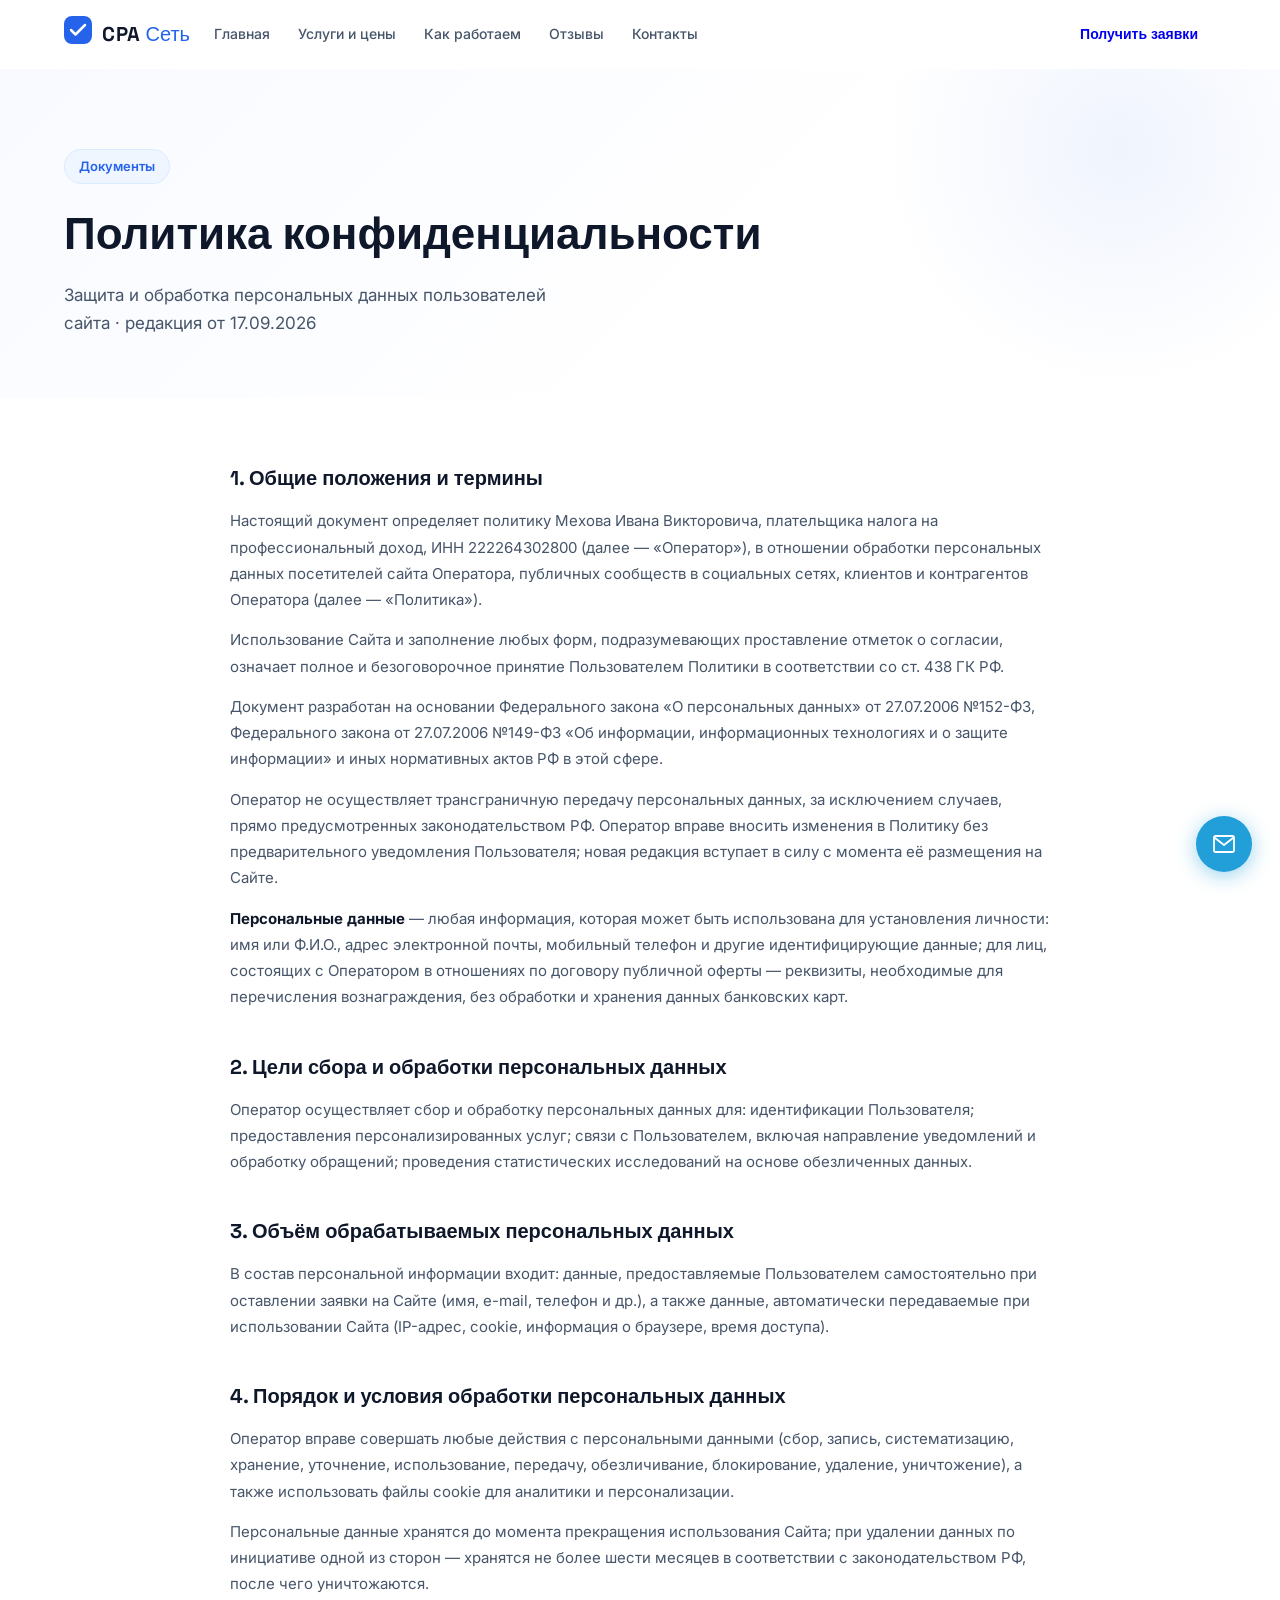
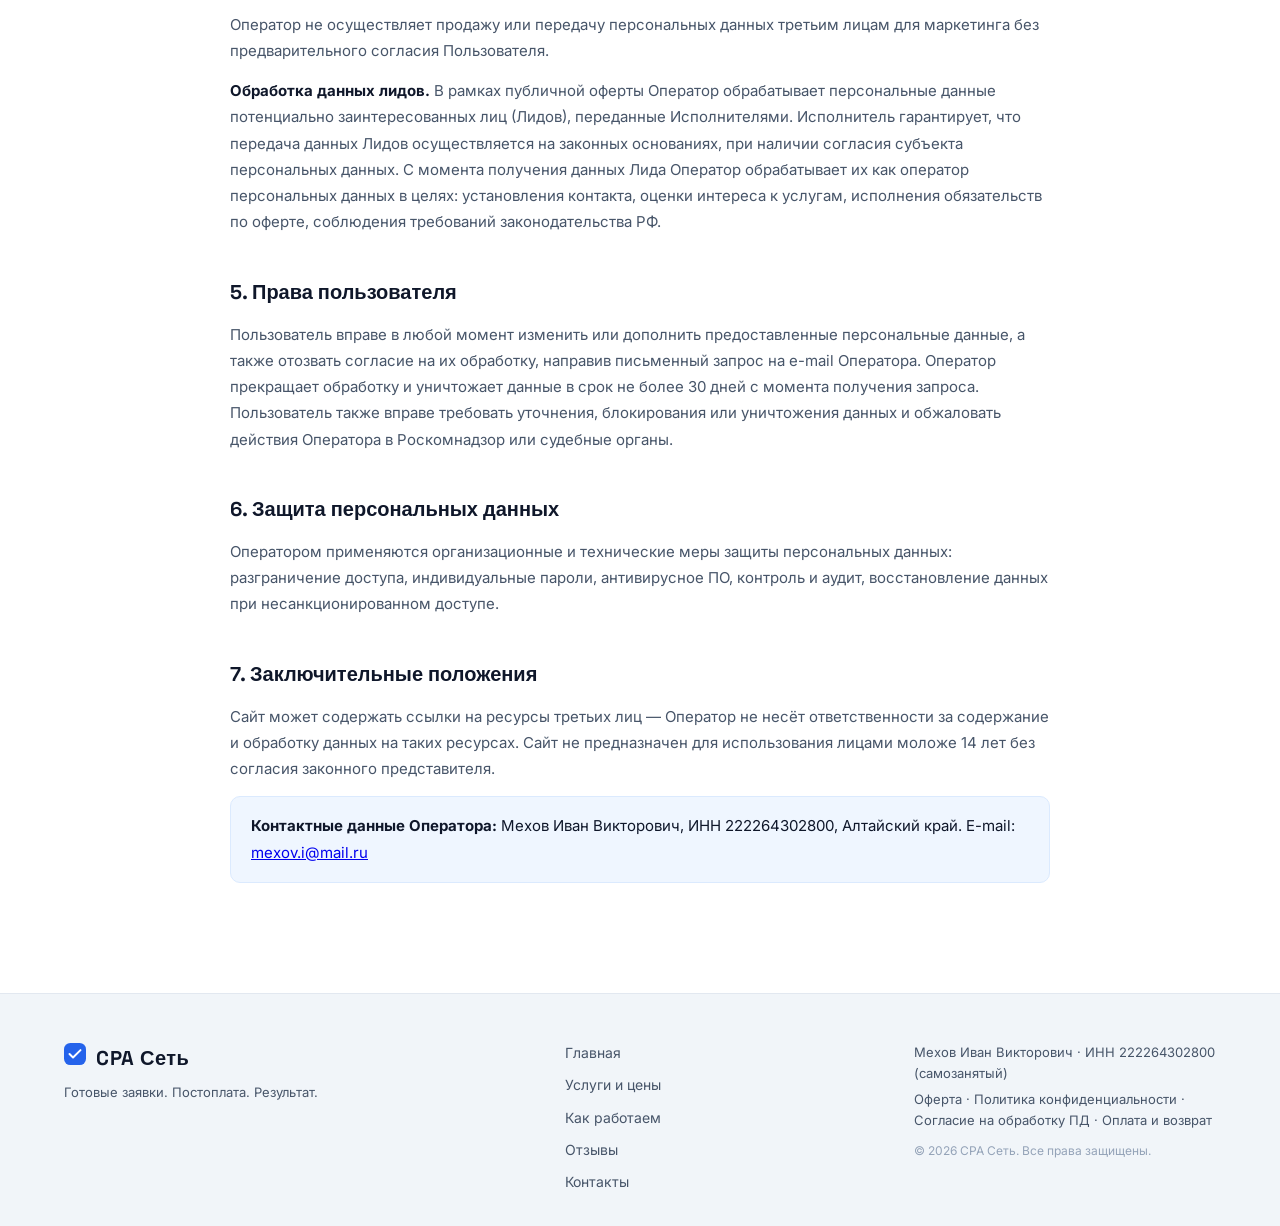
<file: privacy.html>
<!DOCTYPE html>
<html lang="ru">
<head>
  <meta charset="UTF-8">
  <meta name="viewport" content="width=device-width, initial-scale=1.0">
  <title>Политика конфиденциальности — CPA Сеть</title>
  <meta name="description" content="Политика обработки персональных данных пользователей сайта CPA Сеть.">
  <link rel="preconnect" href="https://fonts.googleapis.com">
  <link rel="preconnect" href="https://fonts.gstatic.com" crossorigin>
  <link href="https://fonts.googleapis.com/css2?family=Inter:wght@400;500;600;700;800&family=Space+Grotesk:wght@500;600;700;800&display=swap" rel="stylesheet">
  <link rel="stylesheet" href="styles.css">
</head>
<body>

<header class="header" id="header">
  <div class="container header__inner">
    <a href="index.html" class="logo">
      <span class="logo__icon"><svg width="28" height="28" viewBox="0 0 28 28" fill="none"><rect width="28" height="28" rx="8" fill="#2563EB"/><path d="M7 14l4.5 4.5L21 9" stroke="#fff" stroke-width="2.5" stroke-linecap="round" stroke-linejoin="round"/></svg></span>
      <span class="logo__text">CPA<span class="logo__suffix"> Сеть</span></span>
    </a>
    <nav class="nav" id="nav">
      <a href="index.html">Главная</a>
      <a href="services.html">Услуги и цены</a>
      <a href="how.html">Как работаем</a>
      <a href="reviews.html">Отзывы</a>
      <a href="contact.html">Контакты</a>
    </nav>
    <div class="header__right">
      <a href="contact.html" class="btn btn--sm">Получить заявки</a>
    </div>
    <button class="burger" id="burger" aria-label="Меню"><span></span><span></span><span></span></button>
  </div>
</header>

<section class="page-hero" style="padding-bottom:24px">
  <div class="container">
    <div class="page-hero__badge">Документы</div>
    <h1 class="page-hero__title">Политика конфиденциальности</h1>
    <p class="page-hero__desc">Защита и обработка персональных данных пользователей сайта · редакция от 17.09.2026</p>
  </div>
</section>

<section class="legal-page">
  <div class="container">
    <div class="legal-page__wrap">

      <h2>1. Общие положения и термины</h2>
      <p>Настоящий документ определяет политику Мехова Ивана Викторовича, плательщика налога на профессиональный доход, ИНН 222264302800 (далее — «Оператор»), в отношении обработки персональных данных посетителей сайта Оператора, публичных сообществ в социальных сетях, клиентов и контрагентов Оператора (далее — «Политика»).</p>
      <p>Использование Сайта и заполнение любых форм, подразумевающих проставление отметок о согласии, означает полное и безоговорочное принятие Пользователем Политики в соответствии со ст. 438 ГК РФ.</p>
      <p>Документ разработан на основании Федерального закона «О персональных данных» от 27.07.2006 №152-ФЗ, Федерального закона от 27.07.2006 №149-ФЗ «Об информации, информационных технологиях и о защите информации» и иных нормативных актов РФ в этой сфере.</p>
      <p>Оператор не осуществляет трансграничную передачу персональных данных, за исключением случаев, прямо предусмотренных законодательством РФ. Оператор вправе вносить изменения в Политику без предварительного уведомления Пользователя; новая редакция вступает в силу с момента её размещения на Сайте.</p>
      <p><strong>Персональные данные</strong> — любая информация, которая может быть использована для установления личности: имя или Ф.И.О., адрес электронной почты, мобильный телефон и другие идентифицирующие данные; для лиц, состоящих с Оператором в отношениях по договору публичной оферты — реквизиты, необходимые для перечисления вознаграждения, без обработки и хранения данных банковских карт.</p>

      <h2>2. Цели сбора и обработки персональных данных</h2>
      <p>Оператор осуществляет сбор и обработку персональных данных для: идентификации Пользователя; предоставления персонализированных услуг; связи с Пользователем, включая направление уведомлений и обработку обращений; проведения статистических исследований на основе обезличенных данных.</p>

      <h2>3. Объём обрабатываемых персональных данных</h2>
      <p>В состав персональной информации входит: данные, предоставляемые Пользователем самостоятельно при оставлении заявки на Сайте (имя, e-mail, телефон и др.), а также данные, автоматически передаваемые при использовании Сайта (IP-адрес, cookie, информация о браузере, время доступа).</p>

      <h2>4. Порядок и условия обработки персональных данных</h2>
      <p>Оператор вправе совершать любые действия с персональными данными (сбор, запись, систематизацию, хранение, уточнение, использование, передачу, обезличивание, блокирование, удаление, уничтожение), а также использовать файлы cookie для аналитики и персонализации.</p>
      <p>Персональные данные хранятся до момента прекращения использования Сайта; при удалении данных по инициативе одной из сторон — хранятся не более шести месяцев в соответствии с законодательством РФ, после чего уничтожаются.</p>
      <p>Оператор не осуществляет продажу или передачу персональных данных третьим лицам для маркетинга без предварительного согласия Пользователя.</p>
      <p><strong>Обработка данных лидов.</strong> В рамках публичной оферты Оператор обрабатывает персональные данные потенциально заинтересованных лиц (Лидов), переданные Исполнителями. Исполнитель гарантирует, что передача данных Лидов осуществляется на законных основаниях, при наличии согласия субъекта персональных данных. С момента получения данных Лида Оператор обрабатывает их как оператор персональных данных в целях: установления контакта, оценки интереса к услугам, исполнения обязательств по оферте, соблюдения требований законодательства РФ.</p>

      <h2>5. Права пользователя</h2>
      <p>Пользователь вправе в любой момент изменить или дополнить предоставленные персональные данные, а также отозвать согласие на их обработку, направив письменный запрос на e-mail Оператора. Оператор прекращает обработку и уничтожает данные в срок не более 30 дней с момента получения запроса. Пользователь также вправе требовать уточнения, блокирования или уничтожения данных и обжаловать действия Оператора в Роскомнадзор или судебные органы.</p>

      <h2>6. Защита персональных данных</h2>
      <p>Оператором применяются организационные и технические меры защиты персональных данных: разграничение доступа, индивидуальные пароли, антивирусное ПО, контроль и аудит, восстановление данных при несанкционированном доступе.</p>

      <h2>7. Заключительные положения</h2>
      <p>Сайт может содержать ссылки на ресурсы третьих лиц — Оператор не несёт ответственности за содержание и обработку данных на таких ресурсах. Сайт не предназначен для использования лицами моложе 14 лет без согласия законного представителя.</p>

      <div class="legal-page__highlight">
        <p><strong>Контактные данные Оператора:</strong> Мехов Иван Викторович, ИНН 222264302800, Алтайский край. E-mail: <a href="mailto:mexov.i@mail.ru">mexov.i@mail.ru</a></p>
      </div>

    </div>
  </div>
</section>

<footer class="footer">
  <div class="container footer__inner">
    <div class="footer__logo">
      <a href="index.html" class="logo">
        <span class="logo__icon"><svg width="22" height="22" viewBox="0 0 28 28" fill="none"><rect width="28" height="28" rx="8" fill="#2563EB"/><path d="M7 14l4.5 4.5L21 9" stroke="#fff" stroke-width="2.5" stroke-linecap="round" stroke-linejoin="round"/></svg></span>
        <span class="logo__text">CPA Сеть</span>
      </a>
      <p class="footer__tagline">Готовые заявки. Постоплата. Результат.</p>
    </div>
    <nav class="footer__nav">
      <a href="index.html">Главная</a>
      <a href="services.html">Услуги и цены</a>
      <a href="how.html">Как работаем</a>
      <a href="reviews.html">Отзывы</a>
      <a href="contact.html">Контакты</a>
    </nav>
    <div class="footer__legal">
      <p>Мехов Иван Викторович · ИНН 222264302800 (самозанятый)</p>
      <p class="footer__legal-links"><a href="oferta.html">Оферта</a> · <a href="privacy.html">Политика конфиденциальности</a> · <a href="consent.html">Согласие на обработку ПД</a> · <a href="payment.html">Оплата и возврат</a></p>
      <p class="footer__copy">© <span id="year"></span> CPA Сеть. Все права защищены.</p>
    </div>
  </div>
</footer>

<a href="mailto:mexov.i@mail.ru" class="fab" title="Написать на почту"><svg width="24" height="24" viewBox="0 0 24 24" fill="none"><path d="M2 5.5A1.5 1.5 0 013.5 4h17A1.5 1.5 0 0122 5.5v13A1.5 1.5 0 0120.5 20h-17A1.5 1.5 0 012 18.5v-13z" stroke="#fff" stroke-width="1.8" stroke-linejoin="round"/><path d="M3 6l9 7 9-7" stroke="#fff" stroke-width="1.8" stroke-linecap="round" stroke-linejoin="round"/></svg></a>
<script src="script.js"></script>
</body>
</html>
</file>
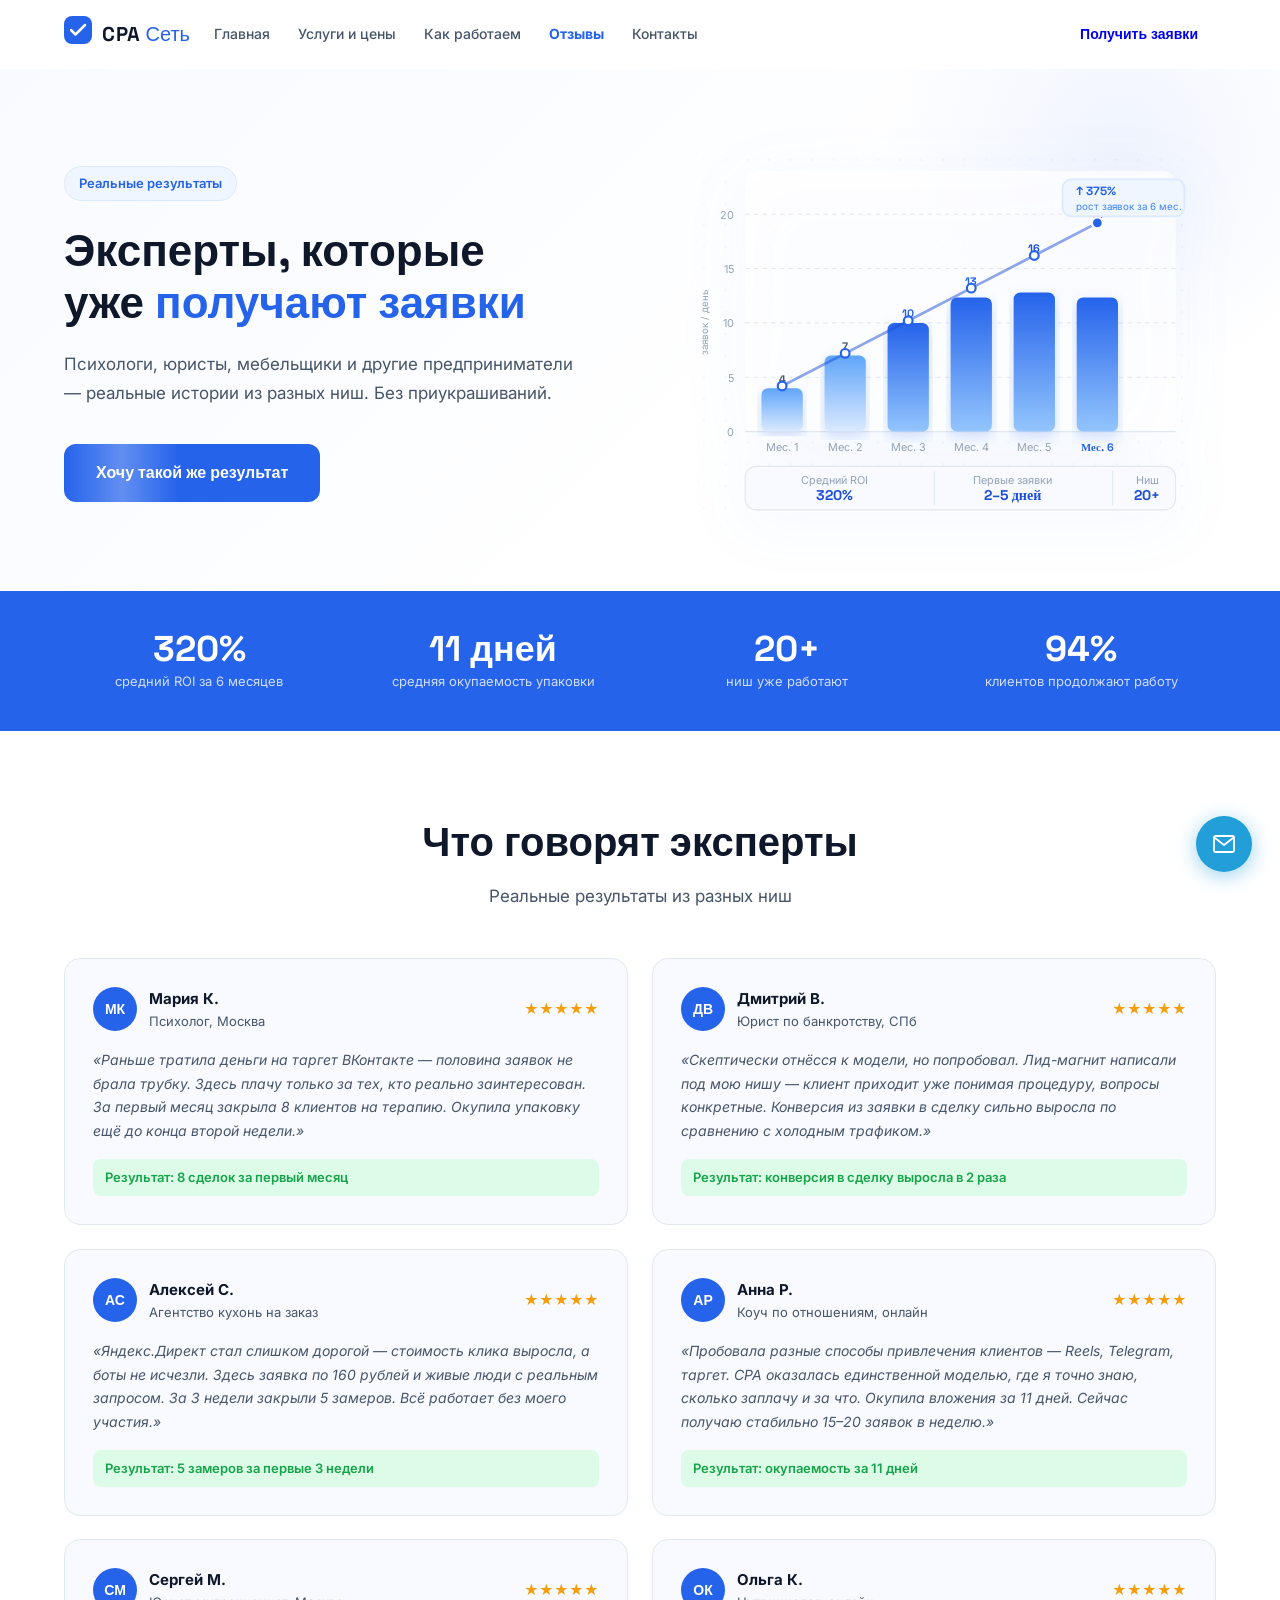
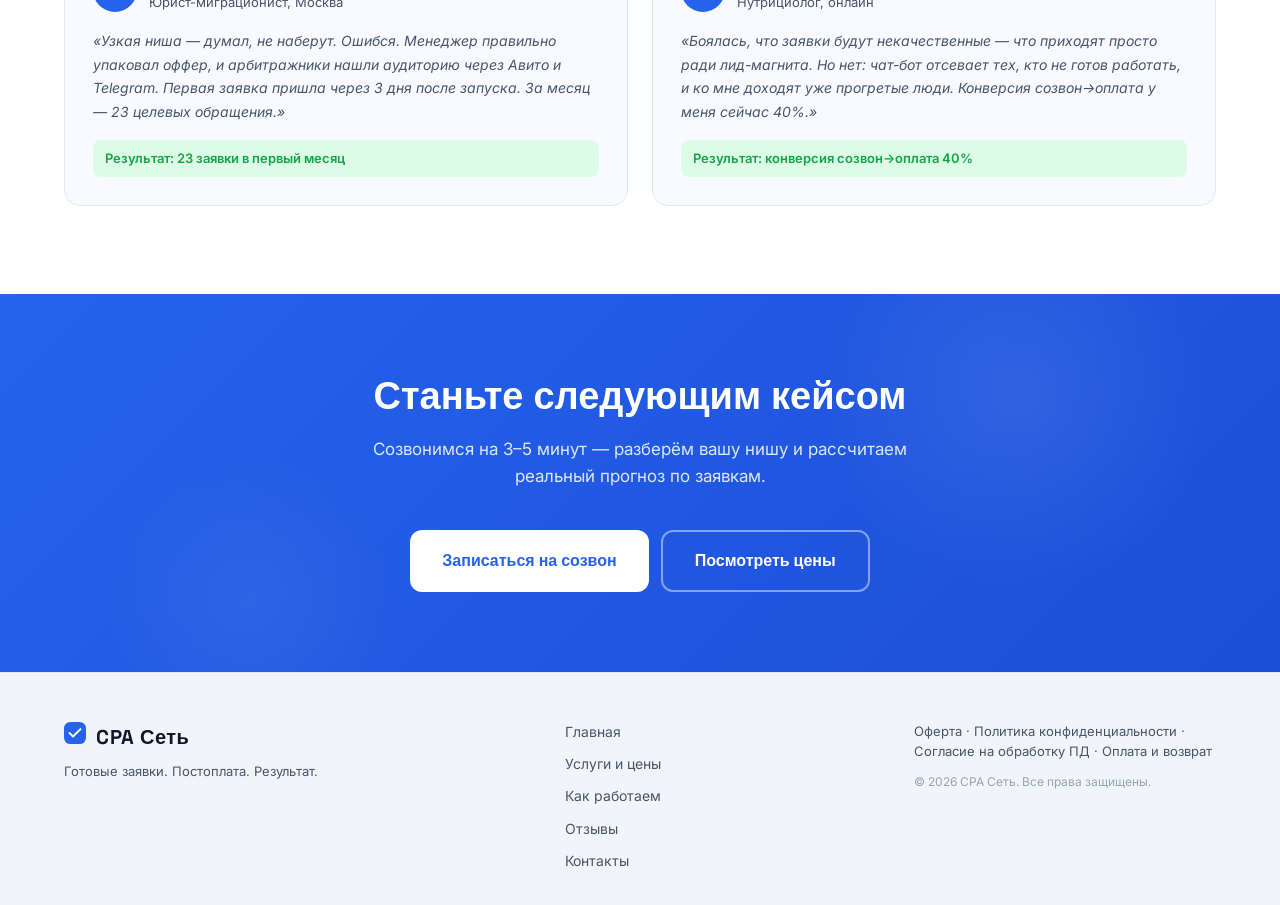
<file: reviews.html>
<!DOCTYPE html>
<html lang="ru">
<head>
  <meta charset="UTF-8">
  <meta name="viewport" content="width=device-width, initial-scale=1.0">
  <title>Отзывы и результаты — CPA Сеть</title>
  <meta name="description" content="Реальные результаты экспертов: психологи, юристы, мебельщики. Отзывы о работе CPA Сеть.">
  <link rel="preconnect" href="https://fonts.googleapis.com">
  <link rel="preconnect" href="https://fonts.gstatic.com" crossorigin>
  <link href="https://fonts.googleapis.com/css2?family=Inter:wght@400;500;600;700;800&family=Space+Grotesk:wght@500;600;700;800&display=swap" rel="stylesheet">
  <link rel="stylesheet" href="styles.css">
</head>
<body>

<header class="header" id="header">
  <div class="container header__inner">
    <a href="index.html" class="logo">
      <span class="logo__icon"><svg width="28" height="28" viewBox="0 0 28 28" fill="none"><rect width="28" height="28" rx="8" fill="#2563EB"/><path d="M7 14l4.5 4.5L21 9" stroke="#fff" stroke-width="2.5" stroke-linecap="round" stroke-linejoin="round"/></svg></span>
      <span class="logo__text">CPA<span class="logo__suffix"> Сеть</span></span>
    </a>
    <nav class="nav" id="nav">
      <a href="index.html">Главная</a>
      <a href="services.html">Услуги и цены</a>
      <a href="how.html">Как работаем</a>
      <a href="reviews.html" aria-current="page">Отзывы</a>
      <a href="contact.html">Контакты</a>
    </nav>
    <div class="header__right">
      <a href="contact.html" class="btn btn--sm">Получить заявки</a>
    </div>
    <button class="burger" id="burger" aria-label="Меню"><span></span><span></span><span></span></button>
  </div>
</header>

<!-- ===== PAGE HERO ===== -->
<section class="page-hero">
  <div class="container page-hero__inner">
    <div class="page-hero__content">
      <div class="page-hero__badge">Реальные результаты</div>
      <h1 class="page-hero__title">Эксперты, которые<br>уже <span class="accent">получают заявки</span></h1>
      <p class="page-hero__desc">Психологи, юристы, мебельщики и другие предприниматели — реальные истории из разных ниш. Без приукрашиваний.</p>
      <div class="hero__cta">
        <a href="contact.html" class="btn btn--lg btn--primary">Хочу такой же результат</a>
      </div>
    </div>

    <!-- CHART ILLUSTRATION -->
    <div class="page-hero__art">
      <svg class="art-chart" viewBox="0 0 460 340" fill="none" xmlns="http://www.w3.org/2000/svg">
        <defs>
          <pattern id="chart-dots" x="0" y="0" width="20" height="20" patternUnits="userSpaceOnUse">
            <circle cx="10" cy="10" r="0.9" fill="#2563EB" fill-opacity="0.07"/>
          </pattern>
          <linearGradient id="bar-grad" x1="0%" y1="0%" x2="0%" y2="100%">
            <stop offset="0%" stop-color="#2563EB"/>
            <stop offset="100%" stop-color="#93c5fd"/>
          </linearGradient>
          <linearGradient id="bar-grad-light" x1="0%" y1="0%" x2="0%" y2="100%">
            <stop offset="0%" stop-color="#60a5fa"/>
            <stop offset="100%" stop-color="#dbeafe"/>
          </linearGradient>
          <filter id="bar-glow">
            <feDropShadow dx="0" dy="4" stdDeviation="6" flood-color="#2563EB" flood-opacity="0.2"/>
          </filter>
        </defs>

        <!-- Background -->
        <rect width="460" height="340" fill="url(#chart-dots)"/>

        <!-- Chart area -->
        <rect x="48" y="20" width="396" height="240" rx="12" fill="white" fill-opacity="0.7"/>

        <!-- Grid lines -->
        <line x1="48" y1="260" x2="444" y2="260" stroke="#e2e8f0" stroke-width="1"/>
        <line x1="48" y1="210" x2="444" y2="210" stroke="#e2e8f0" stroke-width="1" stroke-dasharray="4 4"/>
        <line x1="48" y1="160" x2="444" y2="160" stroke="#e2e8f0" stroke-width="1" stroke-dasharray="4 4"/>
        <line x1="48" y1="110" x2="444" y2="110" stroke="#e2e8f0" stroke-width="1" stroke-dasharray="4 4"/>
        <line x1="48" y1="60" x2="444" y2="60" stroke="#e2e8f0" stroke-width="1" stroke-dasharray="4 4"/>

        <!-- Y-axis labels -->
        <text x="38" y="264" text-anchor="end" fill="#94a3b8" font-size="10" font-family="Inter">0</text>
        <text x="38" y="214" text-anchor="end" fill="#94a3b8" font-size="10" font-family="Inter">5</text>
        <text x="38" y="164" text-anchor="end" fill="#94a3b8" font-size="10" font-family="Inter">10</text>
        <text x="38" y="114" text-anchor="end" fill="#94a3b8" font-size="10" font-family="Inter">15</text>
        <text x="38" y="64" text-anchor="end" fill="#94a3b8" font-size="10" font-family="Inter">20</text>
        <text x="14" y="160" text-anchor="middle" fill="#94a3b8" font-size="9" font-family="Inter" transform="rotate(-90, 14, 160)">заявок / день</text>

        <!-- ─── BARS ─── -->
        <!-- Bar 1: Мес.1 — height 40px (2/unit × 10px = 20px from 0, but let me use real heights)
             Scale: 200px for 20 units → 10px per unit
             Мес.1: 4 units → 40px, bottom at 260, top at 220
             Мес.2: 7 → 70px, top at 190
             Мес.3: 10 → 100px, top at 160
             Мес.4: 13 → 130px, top at 130
             Мес.5: 16 → 160px, top at 100
             Мес.6: 19 → 190px, top at 70 -->

        <!-- Bar spacing: 6 bars in 396px, bar width ~38, gap ~26 -->
        <!-- Positions: x centers at 82, 140, 198, 256, 314, 372 -->

        <!-- Мес.1 -->
        <rect x="63" y="220" width="38" height="40" rx="6" fill="url(#bar-grad-light)" filter="url(#bar-glow)">
          <animate attributeName="height" values="0;40" dur="1s" begin="0.1s" fill="freeze" calcMode="ease-out"/>
          <animate attributeName="y" values="260;220" dur="1s" begin="0.1s" fill="freeze" calcMode="ease-out"/>
        </rect>
        <text x="82" y="215" text-anchor="middle" fill="#475569" font-size="10" font-family="Space Grotesk" font-weight="700">4</text>

        <!-- Мес.2 -->
        <rect x="121" y="190" width="38" height="70" rx="6" fill="url(#bar-grad-light)" filter="url(#bar-glow)">
          <animate attributeName="height" values="0;70" dur="1s" begin="0.25s" fill="freeze" calcMode="ease-out"/>
          <animate attributeName="y" values="260;190" dur="1s" begin="0.25s" fill="freeze" calcMode="ease-out"/>
        </rect>
        <text x="140" y="185" text-anchor="middle" fill="#475569" font-size="10" font-family="Space Grotesk" font-weight="700">7</text>

        <!-- Мес.3 -->
        <rect x="179" y="160" width="38" height="100" rx="6" fill="url(#bar-grad)" filter="url(#bar-glow)">
          <animate attributeName="height" values="0;100" dur="1s" begin="0.4s" fill="freeze" calcMode="ease-out"/>
          <animate attributeName="y" values="260;160" dur="1s" begin="0.4s" fill="freeze" calcMode="ease-out"/>
        </rect>
        <text x="198" y="155" text-anchor="middle" fill="#2563EB" font-size="10" font-family="Space Grotesk" font-weight="700">10</text>

        <!-- Мес.4 -->
        <rect x="237" y="130" width="38" height="130" rx="6" fill="url(#bar-grad)" filter="url(#bar-glow)">
          <animate attributeName="height" values="0;130" dur="1s" begin="0.55s" fill="freeze" calcMode="ease-out"/>
          <animate attributeName="y" values="260;130" dur="1s" begin="0.55s" fill="freeze" calcMode="ease-out"/>
        </rect>
        <text x="256" y="125" text-anchor="middle" fill="#2563EB" font-size="10" font-family="Space Grotesk" font-weight="700">13</text>

        <!-- Мес.5 -->
        <rect x="295" y="100" width="38" height="160" rx="6" fill="url(#bar-grad)" filter="url(#bar-glow)">
          <animate attributeName="height" values="0;160" dur="1s" begin="0.7s" fill="freeze" calcMode="ease-out"/>
          <animate attributeName="y" values="260;100" dur="1s" begin="0.7s" fill="freeze" calcMode="ease-out"/>
        </rect>
        <text x="314" y="95" text-anchor="middle" fill="#1d4ed8" font-size="10" font-family="Space Grotesk" font-weight="700">16</text>

        <!-- Мес.6 -->
        <rect x="353" y="70" width="38" height="190" rx="6" fill="url(#bar-grad)" filter="url(#bar-glow)">
          <animate attributeName="height" values="0;190" dur="1s" begin="0.85s" fill="freeze" calcMode="ease-out"/>
          <animate attributeName="y" values="260;70" dur="1s" begin="0.85s" fill="freeze" calcMode="ease-out"/>
        </rect>
        <text x="372" y="65" text-anchor="middle" fill="#1d4ed8" font-size="10" font-family="Space Grotesk" font-weight="700">19</text>

        <!-- Trend line -->
        <polyline points="82,218 140,188 198,158 256,128 314,98 372,68"
                  stroke="#1d4ed8" stroke-width="2.5" fill="none" stroke-linecap="round" stroke-linejoin="round" stroke-opacity="0.5" stroke-dasharray="1000" stroke-dashoffset="1000">
          <animate attributeName="stroke-dashoffset" values="1000;0" dur="2s" begin="0.5s" fill="freeze"/>
        </polyline>

        <!-- Trend dots -->
        <circle cx="82" cy="218" r="4" fill="white" stroke="#2563EB" stroke-width="2"/>
        <circle cx="140" cy="188" r="4" fill="white" stroke="#2563EB" stroke-width="2"/>
        <circle cx="198" cy="158" r="4" fill="white" stroke="#2563EB" stroke-width="2"/>
        <circle cx="256" cy="128" r="4" fill="white" stroke="#2563EB" stroke-width="2"/>
        <circle cx="314" cy="98" r="4" fill="white" stroke="#2563EB" stroke-width="2"/>
        <circle cx="372" cy="68" r="5" fill="#2563EB" stroke="white" stroke-width="2"/>

        <!-- X-axis labels -->
        <text x="82" y="278" text-anchor="middle" fill="#94a3b8" font-size="10" font-family="Inter">Мес. 1</text>
        <text x="140" y="278" text-anchor="middle" fill="#94a3b8" font-size="10" font-family="Inter">Мес. 2</text>
        <text x="198" y="278" text-anchor="middle" fill="#94a3b8" font-size="10" font-family="Inter">Мес. 3</text>
        <text x="256" y="278" text-anchor="middle" fill="#94a3b8" font-size="10" font-family="Inter">Мес. 4</text>
        <text x="314" y="278" text-anchor="middle" fill="#94a3b8" font-size="10" font-family="Inter">Мес. 5</text>
        <text x="372" y="278" text-anchor="middle" fill="#2563EB" font-size="10" font-family="Space Grotesk" font-weight="700">Мес. 6</text>

        <!-- Annotation badge -->
        <rect x="340" y="28" width="112" height="34" rx="8" fill="#eff6ff" stroke="#dbeafe" stroke-width="1.5"/>
        <text x="352" y="42" fill="#2563EB" font-size="11" font-family="Space Grotesk" font-weight="700">↑ 375%</text>
        <text x="352" y="56" fill="#3b82f6" font-size="9" font-family="Inter">рост заявок за 6 мес.</text>

        <!-- Bottom metrics -->
        <rect x="48" y="292" width="396" height="40" rx="10" fill="#f8faff" stroke="#e2e8f0" stroke-width="1"/>
        <text x="130" y="308" text-anchor="middle" fill="#94a3b8" font-size="10" font-family="Inter">Средний ROI</text>
        <text x="130" y="323" text-anchor="middle" fill="#1d4ed8" font-size="13" font-family="Space Grotesk" font-weight="800">320%</text>
        <line x1="222" y1="296" x2="222" y2="328" stroke="#e2e8f0" stroke-width="1"/>
        <text x="294" y="308" text-anchor="middle" fill="#94a3b8" font-size="10" font-family="Inter">Первые заявки</text>
        <text x="294" y="323" text-anchor="middle" fill="#1d4ed8" font-size="13" font-family="Space Grotesk" font-weight="800">2–5 дней</text>
        <line x1="386" y1="296" x2="386" y2="328" stroke="#e2e8f0" stroke-width="1"/>
        <text x="418" y="308" text-anchor="middle" fill="#94a3b8" font-size="10" font-family="Inter">Ниш</text>
        <text x="418" y="323" text-anchor="middle" fill="#1d4ed8" font-size="13" font-family="Space Grotesk" font-weight="800">20+</text>
      </svg>
    </div>
  </div>
</section>

<!-- ===== STATS ===== -->
<div class="metrics-bar">
  <div class="container metrics-bar__grid">
    <div class="metrics-bar__item">
      <div class="metrics-bar__num"><span data-target="320">0</span>%</div>
      <div class="metrics-bar__label">средний ROI за 6 месяцев</div>
    </div>
    <div class="metrics-bar__item">
      <div class="metrics-bar__num"><span data-target="11">0</span> дней</div>
      <div class="metrics-bar__label">средняя окупаемость упаковки</div>
    </div>
    <div class="metrics-bar__item">
      <div class="metrics-bar__num"><span data-target="20">0</span>+</div>
      <div class="metrics-bar__label">ниш уже работают</div>
    </div>
    <div class="metrics-bar__item">
      <div class="metrics-bar__num"><span data-target="94">0</span>%</div>
      <div class="metrics-bar__label">клиентов продолжают работу</div>
    </div>
  </div>
</div>

<!-- ===== REVIEWS ===== -->
<section class="reviews" id="reviews">
  <div class="container">
    <h2 class="section-title section-title--center">Что говорят эксперты</h2>
    <p class="section-sub section-sub--center">Реальные результаты из разных ниш</p>
    <div class="reviews-grid reviews-grid--wide">

      <div class="review">
        <div class="review__header">
          <div class="review__avatar">МК</div>
          <div><div class="review__name">Мария К.</div><div class="review__role">Психолог, Москва</div></div>
          <div class="review__stars">★★★★★</div>
        </div>
        <p class="review__text">«Раньше тратила деньги на таргет ВКонтакте — половина заявок не брала трубку. Здесь плачу только за тех, кто реально заинтересован. За первый месяц закрыла 8 клиентов на терапию. Окупила упаковку ещё до конца второй недели.»</p>
        <div class="review__result">Результат: 8 сделок за первый месяц</div>
      </div>

      <div class="review">
        <div class="review__header">
          <div class="review__avatar">ДВ</div>
          <div><div class="review__name">Дмитрий В.</div><div class="review__role">Юрист по банкротству, СПб</div></div>
          <div class="review__stars">★★★★★</div>
        </div>
        <p class="review__text">«Скептически отнёсся к модели, но попробовал. Лид-магнит написали под мою нишу — клиент приходит уже понимая процедуру, вопросы конкретные. Конверсия из заявки в сделку сильно выросла по сравнению с холодным трафиком.»</p>
        <div class="review__result">Результат: конверсия в сделку выросла в 2 раза</div>
      </div>

      <div class="review">
        <div class="review__header">
          <div class="review__avatar">АС</div>
          <div><div class="review__name">Алексей С.</div><div class="review__role">Агентство кухонь на заказ</div></div>
          <div class="review__stars">★★★★★</div>
        </div>
        <p class="review__text">«Яндекс.Директ стал слишком дорогой — стоимость клика выросла, а боты не исчезли. Здесь заявка по 160 рублей и живые люди с реальным запросом. За 3 недели закрыли 5 замеров. Всё работает без моего участия.»</p>
        <div class="review__result">Результат: 5 замеров за первые 3 недели</div>
      </div>

      <div class="review">
        <div class="review__header">
          <div class="review__avatar">АР</div>
          <div><div class="review__name">Анна Р.</div><div class="review__role">Коуч по отношениям, онлайн</div></div>
          <div class="review__stars">★★★★★</div>
        </div>
        <p class="review__text">«Пробовала разные способы привлечения клиентов — Reels, Telegram, таргет. CPA оказалась единственной моделью, где я точно знаю, сколько заплачу и за что. Окупила вложения за 11 дней. Сейчас получаю стабильно 15–20 заявок в неделю.»</p>
        <div class="review__result">Результат: окупаемость за 11 дней</div>
      </div>

      <div class="review">
        <div class="review__header">
          <div class="review__avatar">СМ</div>
          <div><div class="review__name">Сергей М.</div><div class="review__role">Юрист-миграционист, Москва</div></div>
          <div class="review__stars">★★★★★</div>
        </div>
        <p class="review__text">«Узкая ниша — думал, не наберут. Ошибся. Менеджер правильно упаковал оффер, и арбитражники нашли аудиторию через Авито и Telegram. Первая заявка пришла через 3 дня после запуска. За месяц — 23 целевых обращения.»</p>
        <div class="review__result">Результат: 23 заявки в первый месяц</div>
      </div>

      <div class="review">
        <div class="review__header">
          <div class="review__avatar">ОК</div>
          <div><div class="review__name">Ольга К.</div><div class="review__role">Нутрициолог, онлайн</div></div>
          <div class="review__stars">★★★★★</div>
        </div>
        <p class="review__text">«Боялась, что заявки будут некачественные — что приходят просто ради лид-магнита. Но нет: чат-бот отсевает тех, кто не готов работать, и ко мне доходят уже прогретые люди. Конверсия созвон→оплата у меня сейчас 40%.»</p>
        <div class="review__result">Результат: конверсия созвон→оплата 40%</div>
      </div>

    </div>
  </div>
</section>

<!-- ===== CTA ===== -->
<section class="cta-banner">
  <div class="container cta-banner__inner">
    <div class="cta-banner__title">Станьте следующим кейсом</div>
    <p class="cta-banner__desc">Созвонимся на 3–5 минут — разберём вашу нишу и рассчитаем реальный прогноз по заявкам.</p>
    <div class="cta-banner__btns">
      <a href="contact.html" class="btn btn--lg btn--white">Записаться на созвон</a>
      <a href="services.html" class="btn btn--lg btn--ghost-white">Посмотреть цены</a>
    </div>
  </div>
</section>

<footer class="footer">
  <div class="container footer__inner">
    <div class="footer__logo">
      <a href="index.html" class="logo">
        <span class="logo__icon"><svg width="22" height="22" viewBox="0 0 28 28" fill="none"><rect width="28" height="28" rx="8" fill="#2563EB"/><path d="M7 14l4.5 4.5L21 9" stroke="#fff" stroke-width="2.5" stroke-linecap="round" stroke-linejoin="round"/></svg></span>
        <span class="logo__text">CPA Сеть</span>
      </a>
      <p class="footer__tagline">Готовые заявки. Постоплата. Результат.</p>
    </div>
    <nav class="footer__nav">
      <a href="index.html">Главная</a>
      <a href="services.html">Услуги и цены</a>
      <a href="how.html">Как работаем</a>
      <a href="reviews.html">Отзывы</a>
      <a href="contact.html">Контакты</a>
    </nav>
    <div class="footer__legal">
      <p class="footer__legal-links"><a href="oferta.html">Оферта</a> · <a href="privacy.html">Политика конфиденциальности</a> · <a href="consent.html">Согласие на обработку ПД</a> · <a href="payment.html">Оплата и возврат</a></p>
      <p class="footer__copy">© <span id="year"></span> CPA Сеть. Все права защищены.</p>
    </div>
  </div>
</footer>

<a href="mailto:mexov.i@mail.ru" class="fab" title="Написать на почту"><svg width="24" height="24" viewBox="0 0 24 24" fill="none"><path d="M2 5.5A1.5 1.5 0 013.5 4h17A1.5 1.5 0 0122 5.5v13A1.5 1.5 0 0120.5 20h-17A1.5 1.5 0 012 18.5v-13z" stroke="#fff" stroke-width="1.8" stroke-linejoin="round"/><path d="M3 6l9 7 9-7" stroke="#fff" stroke-width="1.8" stroke-linecap="round" stroke-linejoin="round"/></svg></a>
<script src="script.js"></script>
</body>
</html>
</file>
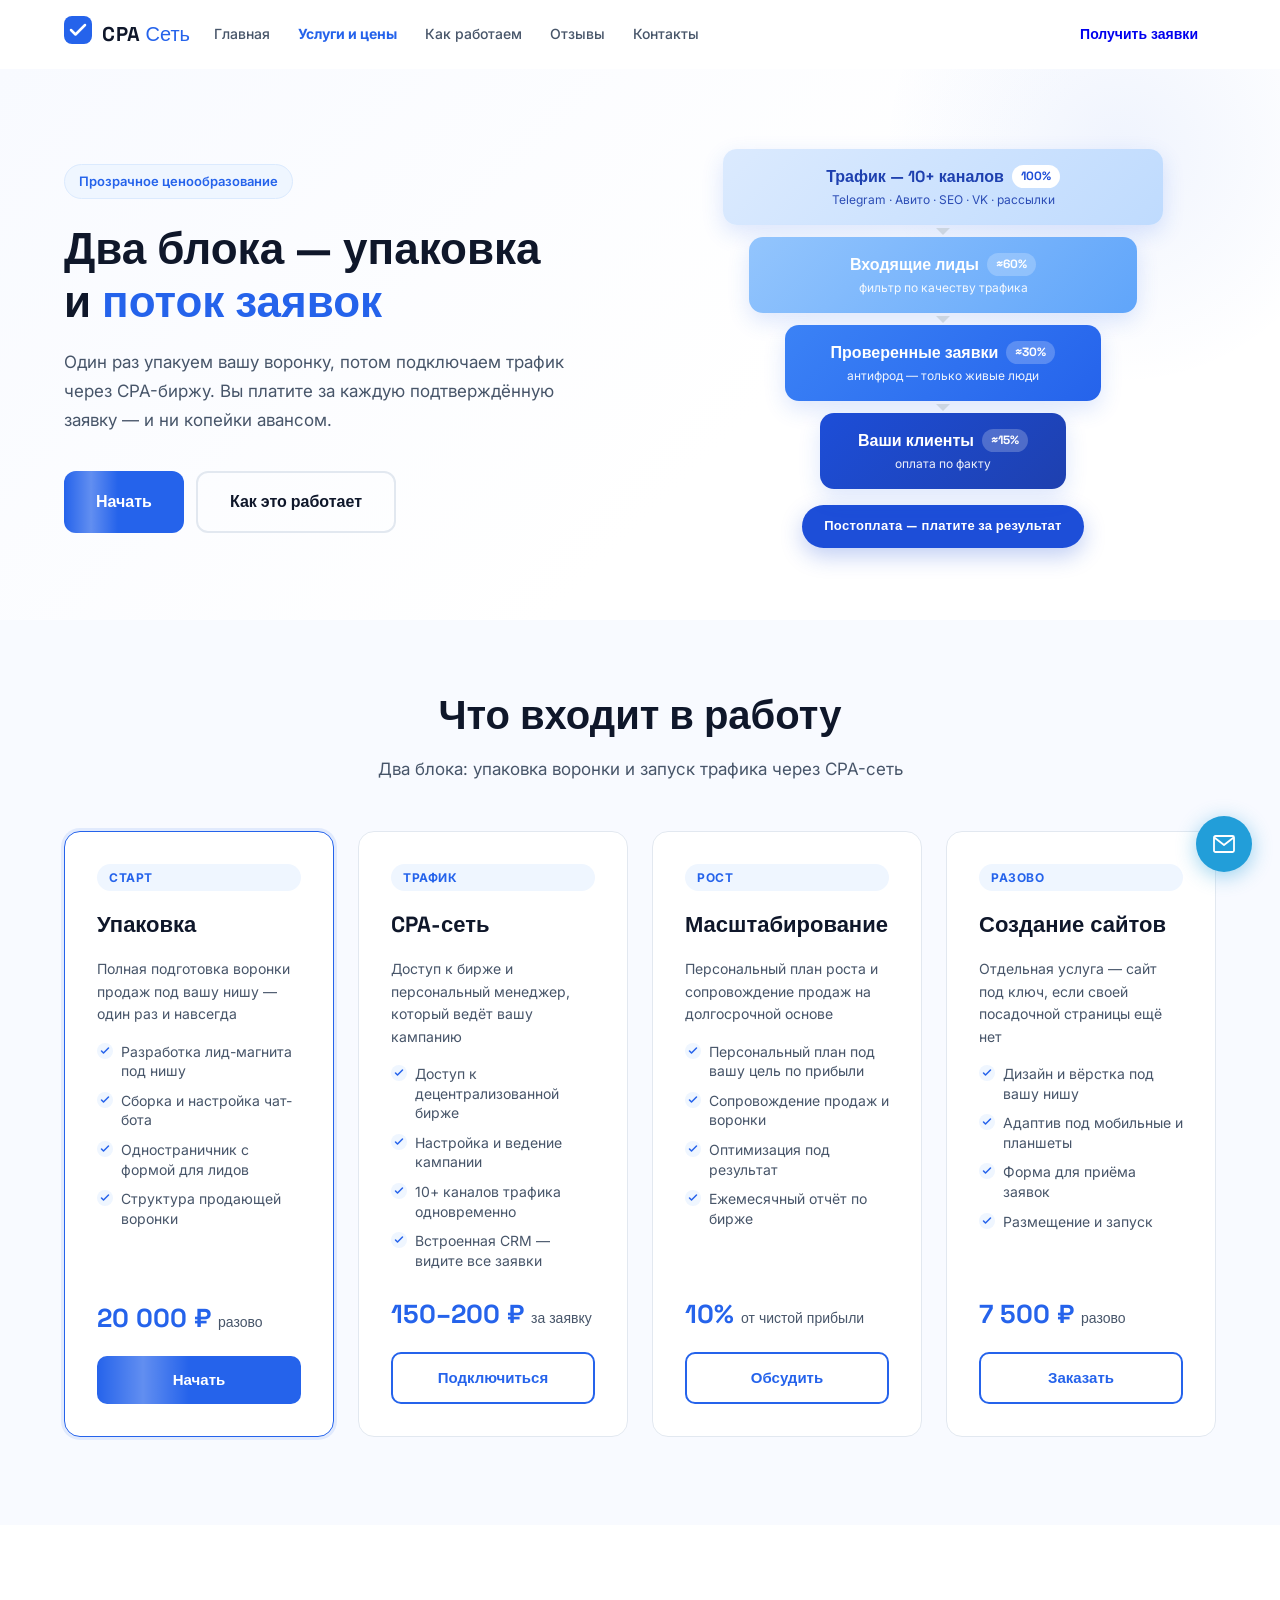
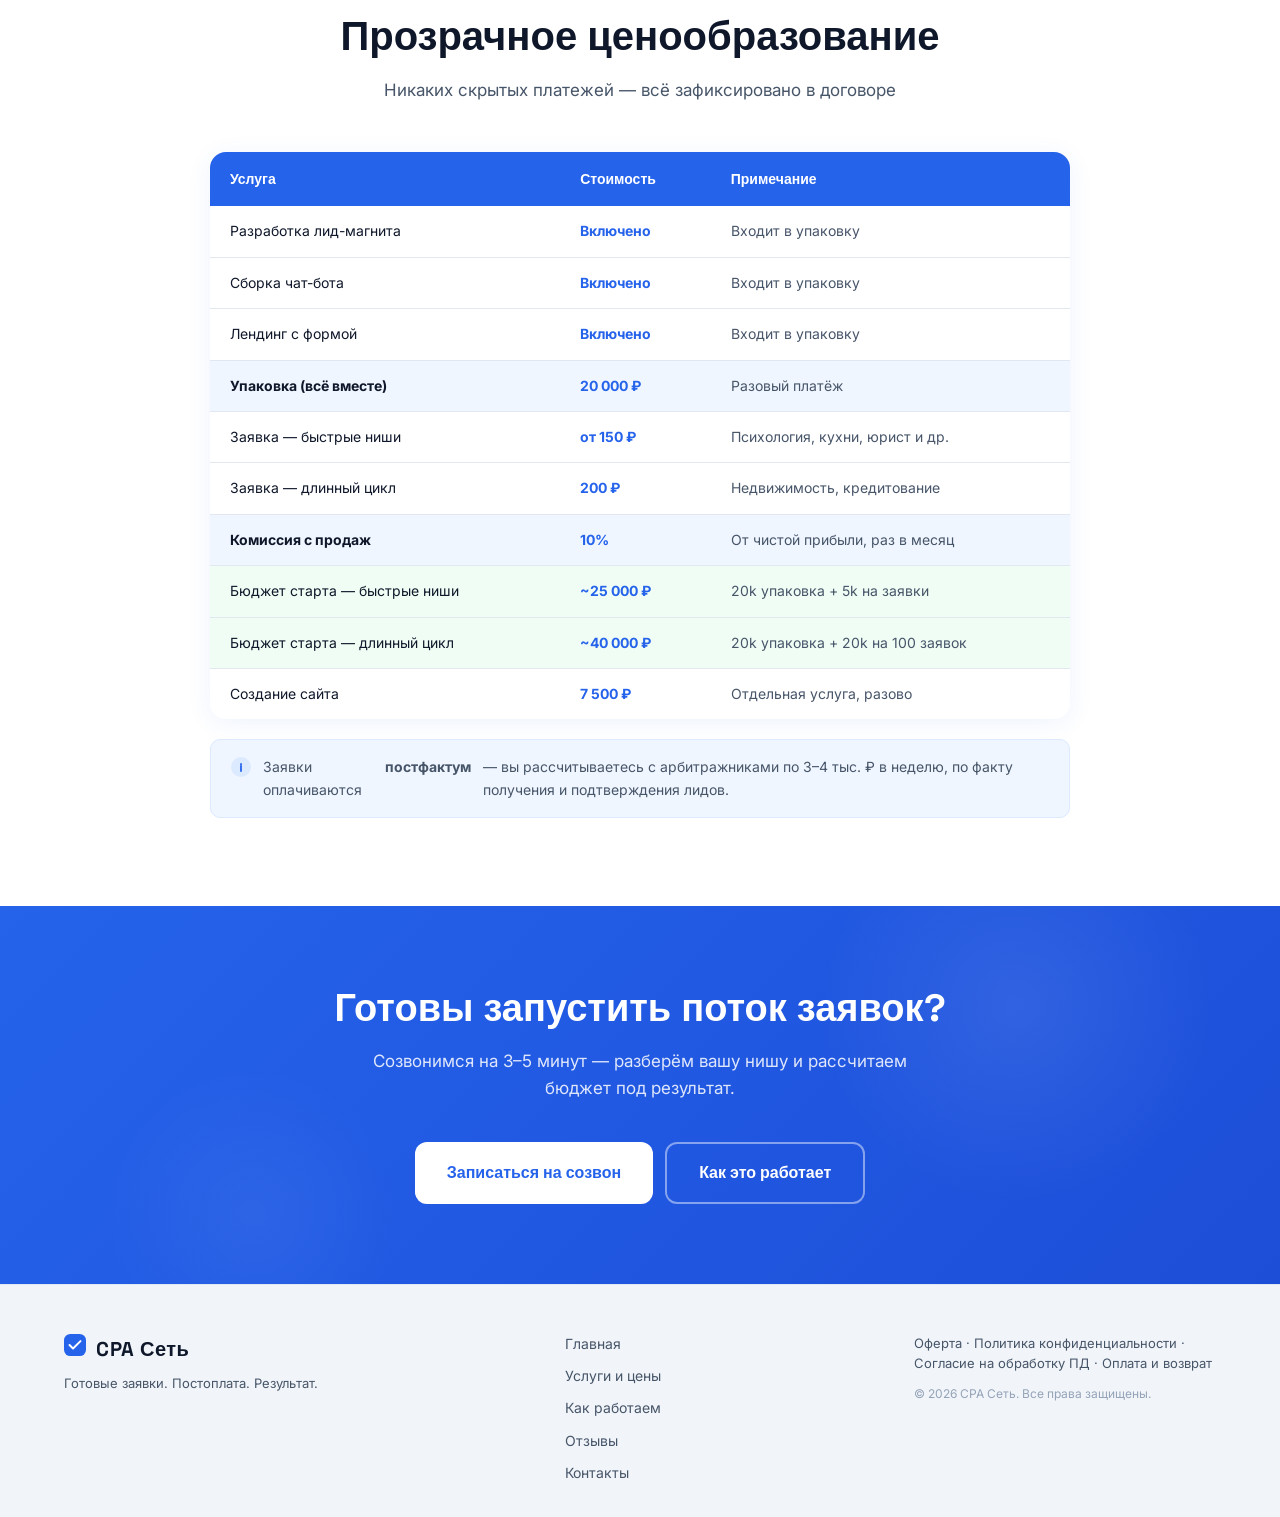
<file: services.html>
<!DOCTYPE html>
<html lang="ru">
<head>
  <meta charset="UTF-8">
  <meta name="viewport" content="width=device-width, initial-scale=1.0">
  <title>Услуги и цены — CPA Сеть</title>
  <meta name="description" content="Упаковка воронки, CPA-трафик и масштабирование. Прозрачные цены: 20 000 ₽ разово + 150–200 ₽ за заявку.">
  <link rel="preconnect" href="https://fonts.googleapis.com">
  <link rel="preconnect" href="https://fonts.gstatic.com" crossorigin>
  <link href="https://fonts.googleapis.com/css2?family=Inter:wght@400;500;600;700;800&family=Space+Grotesk:wght@500;600;700;800&display=swap" rel="stylesheet">
  <link rel="stylesheet" href="styles.css">
</head>
<body>

<header class="header" id="header">
  <div class="container header__inner">
    <a href="index.html" class="logo">
      <span class="logo__icon"><svg width="28" height="28" viewBox="0 0 28 28" fill="none"><rect width="28" height="28" rx="8" fill="#2563EB"/><path d="M7 14l4.5 4.5L21 9" stroke="#fff" stroke-width="2.5" stroke-linecap="round" stroke-linejoin="round"/></svg></span>
      <span class="logo__text">CPA<span class="logo__suffix"> Сеть</span></span>
    </a>
    <nav class="nav" id="nav">
      <a href="index.html">Главная</a>
      <a href="services.html" aria-current="page">Услуги и цены</a>
      <a href="how.html">Как работаем</a>
      <a href="reviews.html">Отзывы</a>
      <a href="contact.html">Контакты</a>
    </nav>
    <div class="header__right">
      <a href="contact.html" class="btn btn--sm">Получить заявки</a>
    </div>
    <button class="burger" id="burger" aria-label="Меню"><span></span><span></span><span></span></button>
  </div>
</header>

<!-- ===== PAGE HERO ===== -->
<section class="page-hero">
  <div class="container page-hero__inner">
    <div class="page-hero__content">
      <div class="page-hero__badge">Прозрачное ценообразование</div>
      <h1 class="page-hero__title">Два блока — упаковка<br>и <span class="accent">поток заявок</span></h1>
      <p class="page-hero__desc">Один раз упакуем вашу воронку, потом подключаем трафик через CPA-биржу. Вы платите за каждую подтверждённую заявку — и ни копейки авансом.</p>
      <div class="hero__cta">
        <a href="contact.html" class="btn btn--lg btn--primary">Начать</a>
        <a href="how.html" class="btn btn--ghost btn--lg">Как это работает</a>
      </div>
    </div>

    <!-- FUNNEL (pure HTML — text never clips) -->
    <div class="page-hero__art">
      <div class="funnel">
        <div class="funnel__row funnel__row--1">
          <div class="funnel__main">
            <span class="funnel__label">Трафик — 10+ каналов</span>
            <span class="funnel__pct">100%</span>
          </div>
          <div class="funnel__sub">Telegram · Авито · SEO · VK · рассылки</div>
        </div>
        <div class="funnel__row funnel__row--2">
          <div class="funnel__main">
            <span class="funnel__label">Входящие лиды</span>
            <span class="funnel__pct">≈60%</span>
          </div>
          <div class="funnel__sub">фильтр по качеству трафика</div>
        </div>
        <div class="funnel__row funnel__row--3">
          <div class="funnel__main">
            <span class="funnel__label">Проверенные заявки</span>
            <span class="funnel__pct">≈30%</span>
          </div>
          <div class="funnel__sub">антифрод — только живые люди</div>
        </div>
        <div class="funnel__row funnel__row--4">
          <div class="funnel__main">
            <span class="funnel__label">Ваши клиенты</span>
            <span class="funnel__pct">≈15%</span>
          </div>
          <div class="funnel__sub">оплата по факту</div>
        </div>
        <div class="funnel__base">Постоплата — платите за результат</div>
      </div>
    </div>
  </div>
</section>

<!-- ===== SERVICES ===== -->
<section class="services" id="services">
  <div class="container">
    <h2 class="section-title section-title--center">Что входит в работу</h2>
    <p class="section-sub section-sub--center">Два блока: упаковка воронки и запуск трафика через CPA-сеть</p>
    <div class="services-grid">
      <div class="service service--featured">
        <div class="service__tag">Старт</div>
        <h3 class="service__title">Упаковка</h3>
        <p class="service__desc">Полная подготовка воронки продаж под вашу нишу — один раз и навсегда</p>
        <ul class="service__list">
          <li><svg width="16" height="16" viewBox="0 0 16 16" fill="none"><circle cx="8" cy="8" r="8" fill="#eff6ff"/><path d="M4.5 8l2 2 5-5" stroke="#2563EB" stroke-width="1.5" stroke-linecap="round" stroke-linejoin="round"/></svg>Разработка лид-магнита под нишу</li>
          <li><svg width="16" height="16" viewBox="0 0 16 16" fill="none"><circle cx="8" cy="8" r="8" fill="#eff6ff"/><path d="M4.5 8l2 2 5-5" stroke="#2563EB" stroke-width="1.5" stroke-linecap="round" stroke-linejoin="round"/></svg>Сборка и настройка чат-бота</li>
          <li><svg width="16" height="16" viewBox="0 0 16 16" fill="none"><circle cx="8" cy="8" r="8" fill="#eff6ff"/><path d="M4.5 8l2 2 5-5" stroke="#2563EB" stroke-width="1.5" stroke-linecap="round" stroke-linejoin="round"/></svg>Одностраничник с формой для лидов</li>
          <li><svg width="16" height="16" viewBox="0 0 16 16" fill="none"><circle cx="8" cy="8" r="8" fill="#eff6ff"/><path d="M4.5 8l2 2 5-5" stroke="#2563EB" stroke-width="1.5" stroke-linecap="round" stroke-linejoin="round"/></svg>Структура продающей воронки</li>
        </ul>
        <div class="service__price">20 000 ₽ <span>разово</span></div>
        <a href="contact.html" class="btn btn--primary">Начать</a>
      </div>
      <div class="service">
        <div class="service__tag">Трафик</div>
        <h3 class="service__title">CPA-сеть</h3>
        <p class="service__desc">Доступ к бирже и персональный менеджер, который ведёт вашу кампанию</p>
        <ul class="service__list">
          <li><svg width="16" height="16" viewBox="0 0 16 16" fill="none"><circle cx="8" cy="8" r="8" fill="#eff6ff"/><path d="M4.5 8l2 2 5-5" stroke="#2563EB" stroke-width="1.5" stroke-linecap="round" stroke-linejoin="round"/></svg>Доступ к децентрализованной бирже</li>
          <li><svg width="16" height="16" viewBox="0 0 16 16" fill="none"><circle cx="8" cy="8" r="8" fill="#eff6ff"/><path d="M4.5 8l2 2 5-5" stroke="#2563EB" stroke-width="1.5" stroke-linecap="round" stroke-linejoin="round"/></svg>Настройка и ведение кампании</li>
          <li><svg width="16" height="16" viewBox="0 0 16 16" fill="none"><circle cx="8" cy="8" r="8" fill="#eff6ff"/><path d="M4.5 8l2 2 5-5" stroke="#2563EB" stroke-width="1.5" stroke-linecap="round" stroke-linejoin="round"/></svg>10+ каналов трафика одновременно</li>
          <li><svg width="16" height="16" viewBox="0 0 16 16" fill="none"><circle cx="8" cy="8" r="8" fill="#eff6ff"/><path d="M4.5 8l2 2 5-5" stroke="#2563EB" stroke-width="1.5" stroke-linecap="round" stroke-linejoin="round"/></svg>Встроенная CRM — видите все заявки</li>
        </ul>
        <div class="service__price">150–200 ₽ <span>за заявку</span></div>
        <a href="contact.html" class="btn btn--outline">Подключиться</a>
      </div>
      <div class="service">
        <div class="service__tag">Рост</div>
        <h3 class="service__title">Масштабирование</h3>
        <p class="service__desc">Персональный план роста и сопровождение продаж на долгосрочной основе</p>
        <ul class="service__list">
          <li><svg width="16" height="16" viewBox="0 0 16 16" fill="none"><circle cx="8" cy="8" r="8" fill="#eff6ff"/><path d="M4.5 8l2 2 5-5" stroke="#2563EB" stroke-width="1.5" stroke-linecap="round" stroke-linejoin="round"/></svg>Персональный план под вашу цель по прибыли</li>
          <li><svg width="16" height="16" viewBox="0 0 16 16" fill="none"><circle cx="8" cy="8" r="8" fill="#eff6ff"/><path d="M4.5 8l2 2 5-5" stroke="#2563EB" stroke-width="1.5" stroke-linecap="round" stroke-linejoin="round"/></svg>Сопровождение продаж и воронки</li>
          <li><svg width="16" height="16" viewBox="0 0 16 16" fill="none"><circle cx="8" cy="8" r="8" fill="#eff6ff"/><path d="M4.5 8l2 2 5-5" stroke="#2563EB" stroke-width="1.5" stroke-linecap="round" stroke-linejoin="round"/></svg>Оптимизация под результат</li>
          <li><svg width="16" height="16" viewBox="0 0 16 16" fill="none"><circle cx="8" cy="8" r="8" fill="#eff6ff"/><path d="M4.5 8l2 2 5-5" stroke="#2563EB" stroke-width="1.5" stroke-linecap="round" stroke-linejoin="round"/></svg>Ежемесячный отчёт по бирже</li>
        </ul>
        <div class="service__price">10% <span>от чистой прибыли</span></div>
        <a href="contact.html" class="btn btn--outline">Обсудить</a>
      </div>
      <div class="service">
        <div class="service__tag">Разово</div>
        <h3 class="service__title">Создание сайтов</h3>
        <p class="service__desc">Отдельная услуга — сайт под ключ, если своей посадочной страницы ещё нет</p>
        <ul class="service__list">
          <li><svg width="16" height="16" viewBox="0 0 16 16" fill="none"><circle cx="8" cy="8" r="8" fill="#eff6ff"/><path d="M4.5 8l2 2 5-5" stroke="#2563EB" stroke-width="1.5" stroke-linecap="round" stroke-linejoin="round"/></svg>Дизайн и вёрстка под вашу нишу</li>
          <li><svg width="16" height="16" viewBox="0 0 16 16" fill="none"><circle cx="8" cy="8" r="8" fill="#eff6ff"/><path d="M4.5 8l2 2 5-5" stroke="#2563EB" stroke-width="1.5" stroke-linecap="round" stroke-linejoin="round"/></svg>Адаптив под мобильные и планшеты</li>
          <li><svg width="16" height="16" viewBox="0 0 16 16" fill="none"><circle cx="8" cy="8" r="8" fill="#eff6ff"/><path d="M4.5 8l2 2 5-5" stroke="#2563EB" stroke-width="1.5" stroke-linecap="round" stroke-linejoin="round"/></svg>Форма для приёма заявок</li>
          <li><svg width="16" height="16" viewBox="0 0 16 16" fill="none"><circle cx="8" cy="8" r="8" fill="#eff6ff"/><path d="M4.5 8l2 2 5-5" stroke="#2563EB" stroke-width="1.5" stroke-linecap="round" stroke-linejoin="round"/></svg>Размещение и запуск</li>
        </ul>
        <div class="service__price">7 500 ₽ <span>разово</span></div>
        <a href="contact.html" class="btn btn--outline">Заказать</a>
      </div>
    </div>
  </div>
</section>

<!-- ===== PRICE ===== -->
<section class="price" id="price">
  <div class="container">
    <h2 class="section-title section-title--center">Прозрачное ценообразование</h2>
    <p class="section-sub section-sub--center">Никаких скрытых платежей — всё зафиксировано в договоре</p>
    <div class="price-wrap">
      <table class="price-table">
        <thead>
          <tr><th>Услуга</th><th>Стоимость</th><th>Примечание</th></tr>
        </thead>
        <tbody>
          <tr><td>Разработка лид-магнита</td><td class="price-val">Включено</td><td>Входит в упаковку</td></tr>
          <tr><td>Сборка чат-бота</td><td class="price-val">Включено</td><td>Входит в упаковку</td></tr>
          <tr><td>Лендинг с формой</td><td class="price-val">Включено</td><td>Входит в упаковку</td></tr>
          <tr class="price-highlight"><td><strong>Упаковка (всё вместе)</strong></td><td class="price-val"><strong>20 000 ₽</strong></td><td>Разовый платёж</td></tr>
          <tr><td>Заявка — быстрые ниши</td><td class="price-val">от 150 ₽</td><td>Психология, кухни, юрист и др.</td></tr>
          <tr><td>Заявка — длинный цикл</td><td class="price-val">200 ₽</td><td>Недвижимость, кредитование</td></tr>
          <tr class="price-highlight"><td><strong>Комиссия с продаж</strong></td><td class="price-val"><strong>10%</strong></td><td>От чистой прибыли, раз в месяц</td></tr>
          <tr class="price-total"><td>Бюджет старта — быстрые ниши</td><td class="price-val">~25 000 ₽</td><td>20k упаковка + 5k на заявки</td></tr>
          <tr class="price-total"><td>Бюджет старта — длинный цикл</td><td class="price-val">~40 000 ₽</td><td>20k упаковка + 20k на 100 заявок</td></tr>
          <tr><td>Создание сайта</td><td class="price-val">7 500 ₽</td><td>Отдельная услуга, разово</td></tr>
        </tbody>
      </table>
      <div class="price-note">
        <svg width="20" height="20" viewBox="0 0 20 20" fill="none"><circle cx="10" cy="10" r="10" fill="#dbeafe"/><path d="M10 9v5M10 7v.5" stroke="#2563EB" stroke-width="1.8" stroke-linecap="round"/></svg>
        Заявки оплачиваются <strong>постфактум</strong> — вы рассчитываетесь с арбитражниками по 3–4 тыс. ₽ в неделю, по факту получения и подтверждения лидов.
      </div>
    </div>
  </div>
</section>

<!-- ===== CTA ===== -->
<section class="cta-banner">
  <div class="container cta-banner__inner">
    <div class="cta-banner__title">Готовы запустить поток заявок?</div>
    <p class="cta-banner__desc">Созвонимся на 3–5 минут — разберём вашу нишу и рассчитаем бюджет под результат.</p>
    <div class="cta-banner__btns">
      <a href="contact.html" class="btn btn--lg btn--white">Записаться на созвон</a>
      <a href="how.html" class="btn btn--lg btn--ghost-white">Как это работает</a>
    </div>
  </div>
</section>

<footer class="footer">
  <div class="container footer__inner">
    <div class="footer__logo">
      <a href="index.html" class="logo">
        <span class="logo__icon"><svg width="22" height="22" viewBox="0 0 28 28" fill="none"><rect width="28" height="28" rx="8" fill="#2563EB"/><path d="M7 14l4.5 4.5L21 9" stroke="#fff" stroke-width="2.5" stroke-linecap="round" stroke-linejoin="round"/></svg></span>
        <span class="logo__text">CPA Сеть</span>
      </a>
      <p class="footer__tagline">Готовые заявки. Постоплата. Результат.</p>
    </div>
    <nav class="footer__nav">
      <a href="index.html">Главная</a>
      <a href="services.html">Услуги и цены</a>
      <a href="how.html">Как работаем</a>
      <a href="reviews.html">Отзывы</a>
      <a href="contact.html">Контакты</a>
    </nav>
    <div class="footer__legal">
      <p class="footer__legal-links"><a href="oferta.html">Оферта</a> · <a href="privacy.html">Политика конфиденциальности</a> · <a href="consent.html">Согласие на обработку ПД</a> · <a href="payment.html">Оплата и возврат</a></p>
      <p class="footer__copy">© <span id="year"></span> CPA Сеть. Все права защищены.</p>
    </div>
  </div>
</footer>

<a href="mailto:mexov.i@mail.ru" class="fab" title="Написать на почту"><svg width="24" height="24" viewBox="0 0 24 24" fill="none"><path d="M2 5.5A1.5 1.5 0 013.5 4h17A1.5 1.5 0 0122 5.5v13A1.5 1.5 0 0120.5 20h-17A1.5 1.5 0 012 18.5v-13z" stroke="#fff" stroke-width="1.8" stroke-linejoin="round"/><path d="M3 6l9 7 9-7" stroke="#fff" stroke-width="1.8" stroke-linecap="round" stroke-linejoin="round"/></svg></a>
<script src="script.js"></script>
</body>
</html>
</file>
<file: styles.css>
/* ===== RESET & BASE ===== */
*, *::before, *::after { box-sizing: border-box; margin: 0; padding: 0; }
html { scroll-behavior: smooth; }
body {
  font-family: 'Inter', sans-serif;
  font-size: 16px;
  line-height: 1.6;
  color: #0f172a;
  background: #fff;
  -webkit-font-smoothing: antialiased;
  overflow-x: hidden;
}
img, svg { max-width: 100%; }

/* ===== VARIABLES ===== */
:root {
  --accent: #2563EB;
  --accent-dark: #1d4ed8;
  --accent-light: #eff6ff;
  --accent-mid: #dbeafe;
  --bg: #ffffff;
  --bg-2: #f8faff;
  --bg-3: #f1f5f9;
  --text: #0f172a;
  --text-2: #475569;
  --text-3: #94a3b8;
  --border: #e2e8f0;
  --green: #16a34a;
  --green-light: #dcfce7;
  --radius: 16px;
  --radius-sm: 10px;
  --shadow: 0 4px 24px rgba(37,99,235,0.08);
  --shadow-lg: 0 8px 40px rgba(37,99,235,0.13);
}

/* ===== CONTAINER ===== */
.container {
  width: 100%;
  max-width: 1200px;
  margin: 0 auto;
  padding: 0 24px;
}

/* ===== BUTTONS ===== */
.btn {
  display: inline-flex;
  align-items: center;
  justify-content: center;
  gap: 8px;
  padding: 12px 24px;
  border-radius: 10px;
  font-family: 'Space Grotesk', sans-serif;
  font-weight: 600;
  font-size: 15px;
  cursor: pointer;
  text-decoration: none;
  border: none;
  transition: all .18s ease;
  white-space: nowrap;
  position: relative;
  overflow: hidden;
}
.btn--primary { background: var(--accent); color: #fff; }
.btn--primary:hover { background: var(--accent-dark); transform: translateY(-1px); box-shadow: 0 4px 16px rgba(37,99,235,0.35); }
.btn--outline { background: transparent; color: var(--accent); border: 2px solid var(--accent); }
.btn--outline:hover { background: var(--accent-light); }
.btn--ghost { background: transparent; color: var(--text); border: 2px solid var(--border); }
.btn--ghost:hover { border-color: var(--accent); color: var(--accent); }
.btn--lg { padding: 16px 32px; font-size: 16px; border-radius: 12px; }
.btn--sm { padding: 9px 18px; font-size: 14px; border-radius: 8px; }
.btn--full { width: 100%; }

/* ===== SECTION TITLES ===== */
.section-title {
  font-family: 'Space Grotesk', sans-serif;
  font-weight: 700;
  font-size: clamp(26px, 3.5vw, 40px);
  line-height: 1.2;
  color: var(--text);
  margin-bottom: 16px;
}
.section-title--center { text-align: center; }
.section-sub {
  font-size: 17px;
  color: var(--text-2);
  line-height: 1.6;
  max-width: 620px;
  margin-bottom: 48px;
}
.section-sub--center { text-align: center; margin-left: auto; margin-right: auto; }
.accent { color: var(--accent); }

/* ===== REVEAL ===== */
.reveal { opacity: 0; transform: translateY(24px); transition: opacity .5s ease, transform .5s ease; }
.reveal.is-visible { opacity: 1; transform: none; }

/* ===== HEADER ===== */
.header {
  position: sticky;
  top: 0;
  z-index: 100;
  background: rgba(255,255,255,0.95);
  backdrop-filter: blur(12px);
  border-bottom: 1px solid transparent;
  transition: border-color .2s, box-shadow .2s;
}
.header.scrolled {
  border-color: var(--border);
  box-shadow: 0 2px 16px rgba(0,0,0,0.06);
}
.header__inner {
  display: flex;
  align-items: center;
  gap: 24px;
  min-width: 0;
  height: 68px;
}

/* ===== LOGO ===== */
.logo {
  display: flex;
  align-items: center;
  gap: 10px;
  text-decoration: none;
  flex-shrink: 0;
}
.logo__text {
  font-family: 'Space Grotesk', sans-serif;
  font-weight: 700;
  font-size: 20px;
  color: var(--text);
  letter-spacing: 0.5px;
}
.logo__suffix { color: var(--accent); font-weight: 500; letter-spacing: 0; }

/* ===== NAV ===== */
.nav {
  display: flex;
  align-items: center;
  gap: 28px;
  flex: 1;
}
.nav a {
  font-size: 14px;
  font-weight: 500;
  color: var(--text-2);
  text-decoration: none;
  white-space: nowrap;
  transition: color .15s;
}
.nav a:hover { color: var(--accent); }
.header__right {
  display: flex;
  align-items: center;
  gap: 16px;
  margin-left: auto;
  flex-shrink: 0;
}
.header__phone {
  font-size: 14px;
  font-weight: 600;
  color: var(--text);
  text-decoration: none;
  white-space: nowrap;
}
.header__phone:hover { color: var(--accent); }

/* ===== BURGER ===== */
.burger {
  display: none;
  flex-direction: column;
  gap: 5px;
  background: none;
  border: none;
  cursor: pointer;
  padding: 4px;
  margin-left: auto;
}
.burger span {
  display: block;
  width: 24px;
  height: 2px;
  background: var(--text);
  border-radius: 2px;
  transition: transform .2s, opacity .2s;
}
.burger.is-open span:nth-child(1) { transform: translateY(7px) rotate(45deg); }
.burger.is-open span:nth-child(2) { opacity: 0; }
.burger.is-open span:nth-child(3) { transform: translateY(-7px) rotate(-45deg); }

/* ===== HERO ===== */
.hero {
  padding: 80px 0 72px;
  background: linear-gradient(135deg, #f8faff 0%, #fff 60%);
  position: relative;
  overflow: hidden;
}
.hero__inner {
  display: grid;
  grid-template-columns: 1fr 1fr;
  gap: 60px;
  align-items: center;
}
.hero__badge {
  display: inline-block;
  padding: 6px 14px;
  background: var(--accent-light);
  border: 1px solid var(--accent-mid);
  color: var(--accent);
  font-size: 13px;
  font-weight: 600;
  border-radius: 100px;
  margin-bottom: 24px;
}
.hero__title {
  font-family: 'Space Grotesk', sans-serif;
  font-size: clamp(32px, 4vw, 52px);
  font-weight: 700;
  line-height: 1.15;
  margin-bottom: 20px;
}
.hero__desc {
  font-size: 17px;
  color: var(--text-2);
  line-height: 1.7;
  margin-bottom: 36px;
  max-width: 520px;
}
.hero__cta { display: flex; gap: 12px; flex-wrap: wrap; }

/* ===== HERO CARD ===== */
.hero__card {
  background: #fff;
  border: 1px solid var(--border);
  border-radius: var(--radius);
  padding: 32px;
  box-shadow: var(--shadow-lg);
}
.stat-grid {
  display: grid;
  grid-template-columns: 1fr 1fr;
  gap: 24px;
  margin-bottom: 28px;
  padding-bottom: 28px;
  border-bottom: 1px solid var(--border);
}
.stat__num {
  font-family: 'Space Grotesk', sans-serif;
  font-size: 32px;
  font-weight: 700;
  color: var(--accent);
  line-height: 1;
  margin-bottom: 4px;
}
.stat__label { font-size: 13px; color: var(--text-2); }
.hero__model { display: flex; flex-direction: column; gap: 12px; }
.model-row {
  display: flex;
  align-items: flex-start;
  gap: 10px;
  font-size: 14px;
  color: var(--text-2);
  line-height: 1.4;
}
.model-row svg { flex-shrink: 0; margin-top: 1px; }

/* ===== PROBLEM ===== */
.problem {
  padding: 72px 0;
  background: var(--bg-3);
}
.problem__inner {
  display: grid;
  grid-template-columns: 1fr 1.4fr;
  gap: 60px;
  align-items: start;
}
.problem__left .section-title { margin-bottom: 16px; }
.problem__cards { display: grid; grid-template-columns: 1fr 1fr; gap: 20px; }
.problem-card {
  background: #fff;
  border-radius: var(--radius);
  padding: 24px;
  border: 2px solid transparent;
}
.problem-card--bad { border-color: #fee2e2; }
.problem-card--good { border-color: var(--green-light); }
.problem-card__label {
  font-family: 'Space Grotesk', sans-serif;
  font-weight: 700;
  font-size: 14px;
  margin-bottom: 16px;
  padding-bottom: 12px;
  border-bottom: 1px solid var(--border);
}
.problem-card--bad .problem-card__label { color: #dc2626; }
.problem-card--good .problem-card__label { color: var(--green); }
.problem-list { list-style: none; display: flex; flex-direction: column; gap: 10px; }
.problem-list li { font-size: 14px; color: var(--text-2); display: flex; align-items: flex-start; gap: 8px; line-height: 1.4; }
.problem-list .x { color: #dc2626; font-weight: 700; flex-shrink: 0; }
.problem-list .check { color: var(--green); font-weight: 700; flex-shrink: 0; }

/* ===== ADVANTAGES ===== */
.advantages { padding: 88px 0; }
.adv-grid {
  display: grid;
  grid-template-columns: repeat(3, 1fr);
  gap: 24px;
}
.adv {
  background: var(--bg-2);
  border: 1px solid var(--border);
  border-radius: var(--radius);
  padding: 28px;
  transition: box-shadow .2s, transform .2s;
}
.adv:hover { box-shadow: var(--shadow); transform: translateY(-2px); }
.adv__icon { margin-bottom: 16px; }
.adv__title {
  font-family: 'Space Grotesk', sans-serif;
  font-weight: 700;
  font-size: 17px;
  margin-bottom: 8px;
}
.adv__desc { font-size: 14px; color: var(--text-2); line-height: 1.6; }

/* ===== SERVICES ===== */
.services { padding: 0 0 88px; background: var(--bg-2); }
.services .container { padding-top: 72px; }
.services-grid {
  display: grid;
  grid-template-columns: repeat(4, 1fr);
  gap: 24px;
}
.service {
  background: #fff;
  border: 1px solid var(--border);
  border-radius: var(--radius);
  padding: 32px;
  display: flex;
  flex-direction: column;
  gap: 16px;
}
.service--featured {
  border-color: var(--accent);
  box-shadow: 0 0 0 3px rgba(37,99,235,0.1);
}
.service__tag {
  display: inline-block;
  padding: 4px 12px;
  background: var(--accent-light);
  color: var(--accent);
  font-size: 12px;
  font-weight: 700;
  border-radius: 100px;
  letter-spacing: 0.05em;
  text-transform: uppercase;
}
.service__title {
  font-family: 'Space Grotesk', sans-serif;
  font-weight: 700;
  font-size: 22px;
}
.service__desc { font-size: 14px; color: var(--text-2); line-height: 1.6; }
.service__list { list-style: none; display: flex; flex-direction: column; gap: 10px; flex: 1; }
.service__list li { display: flex; align-items: flex-start; gap: 8px; font-size: 14px; color: var(--text-2); line-height: 1.4; }
.service__list svg { flex-shrink: 0; margin-top: 1px; }
.service__price {
  font-family: 'Space Grotesk', sans-serif;
  font-size: 26px;
  font-weight: 700;
  color: var(--accent);
  padding-top: 8px;
}
.service__price span { font-size: 14px; font-weight: 500; color: var(--text-2); }

/* ===== PRICE ===== */
.price { padding: 88px 0; }
.price-wrap { max-width: 860px; margin: 0 auto; }
.price-table {
  width: 100%;
  border-collapse: collapse;
  border-radius: var(--radius);
  overflow: hidden;
  box-shadow: var(--shadow);
}
.price-table thead tr { background: var(--accent); }
.price-table th {
  padding: 16px 20px;
  text-align: left;
  color: #fff;
  font-family: 'Space Grotesk', sans-serif;
  font-weight: 600;
  font-size: 14px;
}
.price-table tbody tr { border-bottom: 1px solid var(--border); background: #fff; }
.price-table tbody tr:last-child { border: none; }
.price-table td { padding: 14px 20px; font-size: 14px; color: var(--text-2); }
.price-table td:first-child { color: var(--text); }
.price-val { font-weight: 700; color: var(--accent) !important; white-space: nowrap; }
.price-highlight td { background: var(--accent-light); }
.price-total td { background: #f0fdf4; }
.price-note {
  display: flex;
  align-items: flex-start;
  gap: 12px;
  margin-top: 20px;
  padding: 16px 20px;
  background: var(--accent-light);
  border-radius: var(--radius-sm);
  border: 1px solid var(--accent-mid);
  font-size: 14px;
  color: var(--text-2);
  line-height: 1.6;
}
.price-note svg { flex-shrink: 0; margin-top: 1px; }

/* ===== PROCESS ===== */
.process { padding: 88px 0; background: var(--bg-2); }
.steps-grid {
  display: grid;
  grid-template-columns: repeat(5, 1fr);
  gap: 16px;
  position: relative;
}
.steps-grid::before {
  content: '';
  position: absolute;
  top: 28px;
  left: 60px;
  right: 60px;
  height: 2px;
  background: linear-gradient(90deg, var(--accent), var(--accent-mid));
  z-index: 0;
}
.step {
  background: #fff;
  border: 1px solid var(--border);
  border-radius: var(--radius);
  padding: 24px 20px;
  position: relative;
  z-index: 1;
  text-align: center;
}
.step__num {
  display: inline-flex;
  align-items: center;
  justify-content: center;
  width: 44px;
  height: 44px;
  background: var(--accent);
  color: #fff;
  font-family: 'Space Grotesk', sans-serif;
  font-weight: 700;
  font-size: 14px;
  border-radius: 50%;
  margin: 0 auto 16px;
}
.step__title {
  font-family: 'Space Grotesk', sans-serif;
  font-weight: 700;
  font-size: 15px;
  margin-bottom: 8px;
}
.step__desc { font-size: 13px; color: var(--text-2); line-height: 1.5; }

/* ===== REVIEWS ===== */
.reviews { padding: 88px 0; }
.reviews-grid {
  display: grid;
  grid-template-columns: repeat(3, 1fr);
  gap: 24px;
}
.review {
  background: var(--bg-2);
  border: 1px solid var(--border);
  border-radius: var(--radius);
  padding: 28px;
  display: flex;
  flex-direction: column;
  gap: 16px;
}
.review__header { display: flex; align-items: center; gap: 12px; }
.review__avatar {
  width: 44px;
  height: 44px;
  border-radius: 50%;
  background: var(--accent);
  color: #fff;
  font-family: 'Space Grotesk', sans-serif;
  font-weight: 700;
  font-size: 14px;
  display: flex;
  align-items: center;
  justify-content: center;
  flex-shrink: 0;
}
.review__name { font-weight: 700; font-size: 15px; }
.review__role { font-size: 13px; color: var(--text-2); }
.review__stars { color: #f59e0b; font-size: 14px; margin-left: auto; }
.review__text { font-size: 14px; color: var(--text-2); line-height: 1.7; font-style: italic; flex: 1; }
.review__result {
  font-size: 13px;
  font-weight: 600;
  color: var(--green);
  background: var(--green-light);
  padding: 8px 12px;
  border-radius: 8px;
}

/* ===== FAQ ===== */
.faq { padding: 88px 0; background: var(--bg-2); }
.faq-list {
  max-width: 760px;
  margin: 0 auto;
  display: flex;
  flex-direction: column;
  gap: 12px;
}
.faq__item {
  background: #fff;
  border: 1px solid var(--border);
  border-radius: var(--radius-sm);
  overflow: hidden;
}
.faq__item[open] { border-color: var(--accent); }
.faq__question {
  display: flex;
  align-items: center;
  justify-content: space-between;
  gap: 16px;
  padding: 20px 24px;
  font-weight: 600;
  font-size: 15px;
  cursor: pointer;
  list-style: none;
  user-select: none;
}
.faq__question::-webkit-details-marker { display: none; }
.faq__arrow { flex-shrink: 0; transition: transform .2s; }
.faq__item[open] .faq__arrow { transform: rotate(180deg); }
.faq__answer {
  padding: 0 24px 20px;
  font-size: 15px;
  color: var(--text-2);
  line-height: 1.7;
}

/* ===== CONTACT ===== */
.contact { padding: 88px 0; }
.contact-inner {
  display: grid;
  grid-template-columns: 1fr 1fr;
  gap: 60px;
  align-items: start;
}
.contact-info .section-title { margin-bottom: 16px; }
.contact-cards { display: flex; flex-direction: column; gap: 12px; margin-top: 32px; }
.contact-card {
  display: flex;
  align-items: center;
  gap: 14px;
  padding: 16px 20px;
  background: var(--bg-2);
  border: 1px solid var(--border);
  border-radius: var(--radius-sm);
}
.contact-card svg { flex-shrink: 0; }
.contact-card__label { font-size: 12px; color: var(--text-3); margin-bottom: 2px; }
.contact-card__val { font-weight: 600; font-size: 15px; color: var(--text); text-decoration: none; }
.contact-card__val:hover { color: var(--accent); }

/* ===== FORM ===== */
.form-wrap {
  background: #fff;
  border: 1px solid var(--border);
  border-radius: var(--radius);
  padding: 36px;
  box-shadow: var(--shadow-lg);
}
.form__title {
  font-family: 'Space Grotesk', sans-serif;
  font-weight: 700;
  font-size: 22px;
  margin-bottom: 24px;
}
.form { display: flex; flex-direction: column; gap: 16px; }
.form__group { display: flex; flex-direction: column; gap: 6px; }
.form__label { font-size: 13px; font-weight: 600; color: var(--text); }
.form__input {
  padding: 12px 16px;
  border: 1.5px solid var(--border);
  border-radius: 10px;
  font-size: 15px;
  font-family: 'Inter', sans-serif;
  color: var(--text);
  background: var(--bg);
  transition: border-color .15s;
  outline: none;
  width: 100%;
}
.form__input:focus { border-color: var(--accent); }
.form__select { cursor: pointer; appearance: none; background-image: url("data:image/svg+xml,%3Csvg width='16' height='16' viewBox='0 0 16 16' fill='none' xmlns='http://www.w3.org/2000/svg'%3E%3Cpath d='M4 6l4 4 4-4' stroke='%2394a3b8' stroke-width='1.5' stroke-linecap='round' stroke-linejoin='round'/%3E%3C/svg%3E"); background-repeat: no-repeat; background-position: right 14px center; }
.form__textarea { resize: vertical; min-height: 90px; }
.form__note--ok {
  border-color: #bbf7d0;
  background: #f0fdf4;
  color: #15803d;
}
.form__note--ok a { color: #15803d; }

.form__note {
  margin: 14px 0 0;
  padding: 12px 14px;
  border: 1px solid #fecaca;
  border-radius: 12px;
  background: #fef2f2;
  font-size: 13px;
  line-height: 1.5;
  color: #b91c1c;
}
.form__note a { color: #b91c1c; font-weight: 600; text-decoration: underline; }

.form__privacy { font-size: 12px; color: var(--text-3); text-align: center; }
.form__privacy a { color: var(--text-2); }

/* ===== FOOTER ===== */
.footer {
  background: var(--bg-3);
  border-top: 1px solid var(--border);
  padding: 48px 0 32px;
}
.footer__inner {
  display: grid;
  grid-template-columns: 1.5fr 1fr 1fr;
  gap: 48px;
  align-items: start;
}
.footer__tagline { font-size: 13px; color: var(--text-2); margin-top: 8px; }
.footer__nav { display: flex; flex-direction: column; gap: 10px; }
.footer__nav a { font-size: 14px; color: var(--text-2); text-decoration: none; }
.footer__nav a:hover { color: var(--accent); }
.footer__legal { display: flex; flex-direction: column; gap: 6px; }
.footer__legal p { font-size: 13px; color: var(--text-2); }
.footer__legal a { color: var(--text-2); text-decoration: none; }
.footer__legal a:hover { color: var(--accent); }
.footer__copy { color: var(--text-3) !important; font-size: 12px !important; margin-top: 4px; }

/* ===== FAB ===== */
.fab {
  position: fixed;
  bottom: 28px;
  right: 28px;
  width: 56px;
  height: 56px;
  border-radius: 50%;
  background: #229ED9;
  display: flex;
  align-items: center;
  justify-content: center;
  box-shadow: 0 4px 20px rgba(34,158,217,0.45);
  z-index: 90;
  transition: transform .2s, box-shadow .2s;
}
.fab:hover { transform: scale(1.08); box-shadow: 0 6px 28px rgba(34,158,217,0.55); }

/* ===== MULTI-PAGE NAV ===== */
.nav a[aria-current="page"] {
  color: var(--accent);
  font-weight: 700;
}

/* ===== PAGE HERO (sub-pages) ===== */
.page-hero {
  padding: 80px 0 72px;
  background: linear-gradient(135deg, #f8faff 0%, #fff 60%);
  position: relative;
  overflow: hidden;
}
.page-hero::before {
  content: '';
  position: absolute;
  width: 480px; height: 480px;
  background: radial-gradient(circle, rgba(37,99,235,0.07) 0%, transparent 70%);
  top: -160px; right: -80px;
  animation: orb-drift 10s ease-in-out infinite;
  border-radius: 50%;
  pointer-events: none;
  z-index: 0;
}
.page-hero__inner {
  display: grid;
  grid-template-columns: 1fr 1fr;
  gap: 60px;
  align-items: center;
  position: relative;
  z-index: 1;
}
.page-hero__badge {
  display: inline-block;
  padding: 6px 14px;
  background: var(--accent-light);
  border: 1px solid var(--accent-mid);
  color: var(--accent);
  font-size: 13px;
  font-weight: 600;
  border-radius: 100px;
  margin-bottom: 24px;
}
.page-hero__title {
  font-family: 'Space Grotesk', sans-serif;
  font-size: clamp(28px, 3.5vw, 44px);
  font-weight: 700;
  line-height: 1.2;
  margin-bottom: 20px;
  color: var(--text);
}
.page-hero__desc {
  font-size: 17px;
  color: var(--text-2);
  line-height: 1.7;
  margin-bottom: 36px;
  max-width: 520px;
}
.page-hero__art {
  display: flex;
  align-items: center;
  justify-content: center;
}

/* ===== HERO ART WRAP (index) ===== */
.hero__art-wrap {
  position: relative;
}
.hero__art-wrap .hero-float--tl {
  top: -14px;
  left: -20px;
}
.hero__art-wrap .hero-float--br {
  bottom: -14px;
  right: -12px;
}

/* ===== ABSTRACT ILLUSTRATIONS ===== */
.art-network,
.art-flow,
.art-chart,
.art-connect {
  width: 100%;
  height: auto;
  max-width: 500px;
  filter: drop-shadow(0 8px 32px rgba(37,99,235,0.06));
}
.art-connect {
  max-width: 400px;
  margin: 28px 0;
}

/* ===== HTML FUNNEL (services page) ===== */
.funnel {
  width: 100%;
  max-width: 440px;
  margin: 0 auto;
  display: flex;
  flex-direction: column;
  align-items: center;
  gap: 12px;
}
.funnel__row {
  position: relative;
  width: 100%;
  border-radius: 14px;
  padding: 16px 22px;
  text-align: center;
  color: #fff;
  box-shadow: 0 8px 22px rgba(37,99,235,0.16);
}
.funnel__row--1 { width: 100%; background: linear-gradient(135deg, #dbeafe, #bfdbfe); color: #1e40af; }
.funnel__row--2 { width: 88%;  background: linear-gradient(135deg, #93c5fd, #60a5fa); }
.funnel__row--3 { width: 72%;  background: linear-gradient(135deg, #3b82f6, #2563EB); }
.funnel__row--4 { width: 56%;  background: linear-gradient(135deg, #1d4ed8, #1e40af); }
.funnel__row:not(:first-child)::before {
  content: '';
  position: absolute;
  top: -9px;
  left: 50%;
  transform: translateX(-50%);
  width: 0; height: 0;
  border-left: 7px solid transparent;
  border-right: 7px solid transparent;
  border-top: 7px solid #cbd5e1;
}
.funnel__main {
  display: flex;
  align-items: center;
  justify-content: center;
  gap: 8px;
  flex-wrap: wrap;
}
.funnel__label {
  font-family: 'Space Grotesk', sans-serif;
  font-weight: 700;
  font-size: 16px;
  line-height: 1.25;
}
.funnel__pct {
  font-family: 'Space Grotesk', sans-serif;
  font-weight: 700;
  font-size: 12px;
  padding: 2px 9px;
  border-radius: 100px;
  background: rgba(255,255,255,0.22);
  white-space: nowrap;
}
.funnel__row--1 .funnel__pct { background: #fff; color: #1d4ed8; }
.funnel__sub {
  font-size: 12px;
  opacity: 0.92;
  margin-top: 4px;
  line-height: 1.4;
}
.funnel__base {
  margin-top: 4px;
  font-family: 'Space Grotesk', sans-serif;
  font-weight: 700;
  font-size: 13px;
  letter-spacing: 0.3px;
  color: #fff;
  background: #1d4ed8;
  padding: 11px 22px;
  border-radius: 100px;
  box-shadow: 0 8px 22px rgba(29,78,216,0.28);
  text-align: center;
}

/* ===== METRICS BAR ===== */
.metrics-bar {
  background: var(--accent);
  padding: 40px 0;
}
.metrics-bar__grid {
  display: grid;
  grid-template-columns: repeat(4, 1fr);
  gap: 24px;
  text-align: center;
}
.metrics-bar__num {
  font-family: 'Space Grotesk', sans-serif;
  font-size: clamp(26px, 2.8vw, 40px);
  font-weight: 800;
  color: #fff;
  line-height: 1;
  margin-bottom: 6px;
}
.metrics-bar__label {
  font-size: 13px;
  color: rgba(255,255,255,0.78);
  line-height: 1.4;
}

/* ===== CTA BANNER ===== */
.cta-banner {
  background: linear-gradient(135deg, var(--accent) 0%, #1d4ed8 100%);
  padding: 80px 0;
  position: relative;
  overflow: hidden;
}
.cta-banner::before {
  content: '';
  position: absolute;
  width: 400px; height: 400px;
  background: radial-gradient(circle, rgba(255,255,255,0.08) 0%, transparent 70%);
  top: -100px; right: 5%;
  border-radius: 50%;
  pointer-events: none;
}
.cta-banner::after {
  content: '';
  position: absolute;
  width: 300px; height: 300px;
  background: radial-gradient(circle, rgba(255,255,255,0.05) 0%, transparent 70%);
  bottom: -80px; left: 8%;
  border-radius: 50%;
  pointer-events: none;
}
.cta-banner__inner {
  text-align: center;
  position: relative;
  z-index: 1;
}
.cta-banner__title {
  font-family: 'Space Grotesk', sans-serif;
  font-size: clamp(26px, 3vw, 38px);
  font-weight: 700;
  color: #fff;
  margin-bottom: 16px;
  line-height: 1.2;
}
.cta-banner__desc {
  font-size: 17px;
  color: rgba(255,255,255,0.85);
  margin-bottom: 40px;
  max-width: 560px;
  margin-left: auto;
  margin-right: auto;
  line-height: 1.6;
}
.cta-banner__btns {
  display: flex;
  gap: 12px;
  justify-content: center;
  flex-wrap: wrap;
}
.btn--white {
  background: #fff;
  color: var(--accent);
  border: none;
}
.btn--white:hover {
  background: #f0f9ff;
  transform: translateY(-2px);
  box-shadow: 0 4px 20px rgba(255,255,255,0.3);
}
.btn--ghost-white {
  background: transparent;
  color: #fff;
  border: 2px solid rgba(255,255,255,0.45);
}
.btn--ghost-white:hover {
  border-color: #fff;
  background: rgba(255,255,255,0.1);
}

/* ===== DETAILED STEPS (how.html) ===== */
.process-detail {
  padding: 88px 0;
}
.steps-detailed {
  display: flex;
  flex-direction: column;
  gap: 24px;
}
.step-detail {
  display: grid;
  grid-template-columns: 72px 1fr;
  gap: 28px;
  align-items: start;
  background: #fff;
  border: 1px solid var(--border);
  border-radius: var(--radius);
  padding: 32px;
  transition: box-shadow .2s, border-color .2s, transform .2s;
}
.step-detail:hover {
  box-shadow: var(--shadow);
  border-color: var(--accent-mid);
  transform: translateX(4px);
}
.step-detail__num {
  width: 56px;
  height: 56px;
  background: var(--accent);
  color: #fff;
  font-family: 'Space Grotesk', sans-serif;
  font-weight: 800;
  font-size: 20px;
  border-radius: 16px;
  display: flex;
  align-items: center;
  justify-content: center;
  flex-shrink: 0;
}
.step-detail__title {
  font-family: 'Space Grotesk', sans-serif;
  font-weight: 700;
  font-size: 20px;
  margin-bottom: 10px;
}
.step-detail__desc {
  font-size: 15px;
  color: var(--text-2);
  line-height: 1.7;
}
.step-detail__features {
  list-style: none;
  margin-top: 16px;
  display: flex;
  flex-direction: column;
  gap: 8px;
}
.step-detail__features li {
  display: flex;
  align-items: flex-start;
  gap: 10px;
  font-size: 14px;
  color: var(--text-2);
  line-height: 1.5;
}
.step-detail__features li::before {
  content: '→';
  color: var(--accent);
  font-weight: 700;
  flex-shrink: 0;
  margin-top: 1px;
}

/* ===== REVIEWS WIDE GRID ===== */
.reviews-grid--wide {
  grid-template-columns: repeat(2, 1fr);
  max-width: 100%;
}

/* ===== CONTACT PAGE ===== */
.contact-page {
  padding: 80px 0 88px;
  background: linear-gradient(135deg, #f8faff 0%, #fff 60%);
  min-height: calc(100vh - 68px - 180px);
}
.contact-page__inner {
  display: grid;
  grid-template-columns: 1fr 1fr;
  gap: 72px;
  align-items: start;
}
.contact-page__title {
  font-family: 'Space Grotesk', sans-serif;
  font-size: clamp(28px, 3.2vw, 42px);
  font-weight: 700;
  line-height: 1.2;
  margin-bottom: 20px;
  color: var(--text);
}
.contact-page__desc {
  font-size: 17px;
  color: var(--text-2);
  line-height: 1.7;
  margin-bottom: 8px;
  max-width: 480px;
}
.trust-badges {
  display: flex;
  flex-direction: column;
  gap: 10px;
  margin-top: 24px;
}
.trust-badge {
  display: flex;
  align-items: flex-start;
  gap: 10px;
  font-size: 14px;
  color: var(--text-2);
  line-height: 1.5;
}
.trust-badge svg { flex-shrink: 0; margin-top: 1px; }

/* ===== BREAKPOINTS ===== */
@media (max-width: 1180px) {
  .nav { gap: 18px; }
  .nav a { font-size: 13px; }
  .adv-grid { gap: 16px; }
}

@media (max-width: 1100px) {
  .burger { display: flex; }
  .nav {
    display: none;
    position: fixed;
    top: 68px;
    left: 0;
    right: 0;
    background: #fff;
    border-bottom: 1px solid var(--border);
    flex-direction: column;
    align-items: flex-start;
    padding: 20px 24px;
    gap: 0;
    box-shadow: 0 8px 24px rgba(0,0,0,0.08);
    z-index: 99;
  }
  .nav.is-open { display: flex; }
  .nav a { padding: 12px 0; border-bottom: 1px solid var(--border); width: 100%; font-size: 16px; }
  .nav a:last-child { border: none; }
  .adv-grid { grid-template-columns: repeat(2, 1fr); }
  .services-grid { grid-template-columns: 1fr; max-width: 480px; margin: 0 auto; }
  .steps-grid { grid-template-columns: repeat(3, 1fr); gap: 12px; }
  .steps-grid::before { display: none; }
  .footer__inner { grid-template-columns: 1fr 1fr; }
  .reviews-grid--wide { grid-template-columns: 1fr; max-width: 560px; margin: 0 auto; }
}

@media (max-width: 900px) {
  .hero__inner { grid-template-columns: 1fr; gap: 40px; }
  .hero { padding: 56px 0 60px; }
  .problem__inner { grid-template-columns: 1fr; gap: 32px; }
  .problem__cards { grid-template-columns: 1fr 1fr; }
  .reviews-grid { grid-template-columns: 1fr; max-width: 560px; margin: 0 auto; }
  .contact-inner { grid-template-columns: 1fr; gap: 40px; }
  .steps-grid { grid-template-columns: 1fr 1fr; }
  .price-table th:last-child, .price-table td:last-child { display: none; }
  /* multi-page */
  .page-hero__inner { grid-template-columns: 1fr; gap: 40px; }
  .page-hero { padding: 56px 0 48px; }
  .page-hero__art { max-width: 400px; margin: 0 auto; }
  .metrics-bar__grid { grid-template-columns: repeat(2, 1fr); }
  .step-detail { grid-template-columns: 1fr; gap: 16px; }
  .contact-page__inner { grid-template-columns: 1fr; gap: 40px; }
  .reviews-grid--wide { grid-template-columns: 1fr; max-width: 560px; margin: 0 auto; }
}

@media (max-width: 560px) {
  .header__phone { display: none; }
  .hero__cta { flex-direction: column; }
  .btn--lg { width: 100%; justify-content: center; }
  .problem__cards { grid-template-columns: 1fr; }
  .adv-grid { grid-template-columns: 1fr; }
  .steps-grid { grid-template-columns: 1fr; }
  .reviews-grid { max-width: 100%; }
  .services-grid { max-width: 100%; }
  .form-wrap { padding: 24px 20px; }
  .footer__inner { grid-template-columns: 1fr; gap: 32px; }
  /* multi-page */
  .page-hero__art { max-width: 340px; margin: 8px auto 0; }
  .funnel__row--2 { width: 92%; }
  .funnel__row--3 { width: 82%; }
  .funnel__row--4 { width: 72%; }
  .funnel__label { font-size: 15px; }
  .metrics-bar__grid { grid-template-columns: 1fr 1fr; gap: 20px; }
  .cta-banner__btns { flex-direction: column; align-items: center; }
  .cta-banner__btns .btn { width: 100%; max-width: 320px; }
  .reviews-grid--wide { max-width: 100%; }
}

@media (max-width: 380px) {
  .logo__suffix { display: none; }
  .hero__title { font-size: 28px; }
}

/* custom cursor removed */

/* =============================================
   TICKER
   ============================================= */
.ticker-wrap {
  background: var(--accent);
  overflow: hidden;
  height: 38px;
  display: flex;
  align-items: center;
  position: relative;
  z-index: 50;
}
.ticker-track { display: flex; width: 100%; overflow: hidden; }
.ticker-items {
  display: flex;
  align-items: center;
  gap: 32px;
  white-space: nowrap;
  animation: ticker-scroll 32s linear infinite;
}
.ticker-items span {
  font-size: 12px;
  font-weight: 600;
  color: rgba(255,255,255,0.95);
  letter-spacing: 0.01em;
  flex-shrink: 0;
}
.ticker-dot { color: rgba(255,255,255,0.35) !important; font-size: 8px !important; }
.ticker-wrap:hover .ticker-items { animation-play-state: paused; }

@keyframes ticker-scroll {
  from { transform: translateX(0); }
  to   { transform: translateX(-50%); }
}

/* =============================================
   BACKGROUNDS
   ============================================= */

/* Hero: dot grid + gradient orbs */
.hero {
  background-image:
    radial-gradient(ellipse 55% 65% at 78% 45%, rgba(37,99,235,.07) 0%, transparent 65%),
    radial-gradient(ellipse 40% 40% at 15% 70%, rgba(37,99,235,.04) 0%, transparent 60%),
    url("data:image/svg+xml,%3Csvg width='28' height='28' viewBox='0 0 28 28' xmlns='http://www.w3.org/2000/svg'%3E%3Ccircle cx='14' cy='14' r='1.2' fill='%232563EB' fill-opacity='0.055'/%3E%3C/svg%3E");
  background-size: auto, auto, 28px 28px;
}

/* Advantages: subtle grid */
.advantages {
  background-image:
    url("data:image/svg+xml,%3Csvg width='48' height='48' viewBox='0 0 48 48' xmlns='http://www.w3.org/2000/svg'%3E%3Cpath d='M0 0h48v48H0z' fill='none'/%3E%3Cpath d='M0 48V0h48' fill='none' stroke='%232563EB' stroke-opacity='.045' stroke-width='.8'/%3E%3C/svg%3E");
  background-size: 48px 48px;
}

/* Problem: diagonal stripe */
.problem {
  background-image:
    url("data:image/svg+xml,%3Csvg width='24' height='24' viewBox='0 0 24 24' xmlns='http://www.w3.org/2000/svg'%3E%3Cline x1='0' y1='24' x2='24' y2='0' stroke='%230f172a' stroke-opacity='.025' stroke-width='1'/%3E%3C/svg%3E");
  background-size: 24px 24px;
}

/* Process: rings */
.process {
  background-image:
    url("data:image/svg+xml,%3Csvg width='120' height='120' viewBox='0 0 120 120' xmlns='http://www.w3.org/2000/svg'%3E%3Ccircle cx='60' cy='60' r='56' fill='none' stroke='%232563EB' stroke-opacity='.04' stroke-width='1'/%3E%3Ccircle cx='60' cy='60' r='38' fill='none' stroke='%232563EB' stroke-opacity='.03' stroke-width='1'/%3E%3Ccircle cx='60' cy='60' r='20' fill='none' stroke='%232563EB' stroke-opacity='.03' stroke-width='1'/%3E%3C/svg%3E");
  background-size: 240px 240px;
  background-position: center;
}

/* Contact: mesh gradient */
.contact {
  background-image:
    radial-gradient(ellipse 50% 80% at 0% 50%, rgba(37,99,235,.04) 0%, transparent 60%),
    radial-gradient(ellipse 40% 60% at 100% 30%, rgba(37,99,235,.03) 0%, transparent 50%);
}

/* =============================================
   FLOATING PRINTS (hero badges)
   ============================================= */
.hero__stats { position: relative; }

.hero-float {
  position: absolute;
  background: #fff;
  border: 1px solid var(--border);
  border-radius: 12px;
  padding: 10px 14px;
  display: flex;
  align-items: center;
  gap: 10px;
  box-shadow: 0 8px 28px rgba(37,99,235,.13);
  z-index: 10;
  backdrop-filter: blur(6px);
  white-space: nowrap;
}
.hero-float strong  { display: block; font-size: 14px; font-weight: 700; color: var(--text); line-height: 1.2; }
.hero-float span    { font-size: 11px; color: var(--text-2); }
.hero-float svg     { flex-shrink: 0; }

.hero-float--tl {
  top: -18px; left: -24px;
  animation: float-badge-1 4s ease-in-out infinite;
}
.hero-float--br {
  bottom: -18px; right: -16px;
  animation: float-badge-2 5s ease-in-out infinite;
}

@keyframes float-badge-1 {
  0%, 100% { transform: translateY(0) rotate(-1deg); }
  50%       { transform: translateY(-8px) rotate(1deg); }
}
@keyframes float-badge-2 {
  0%, 100% { transform: translateY(0) rotate(1deg); }
  50%       { transform: translateY(-10px) rotate(-1deg); }
}

/* =============================================
   ACTIVITY TOASTS
   ============================================= */
.act-toast {
  position: fixed;
  bottom: 96px; left: -320px;
  z-index: 800;
  background: rgba(255,255,255,0.96);
  border: 1px solid var(--border);
  border-left: 4px solid var(--accent);
  border-radius: 14px;
  padding: 12px 16px;
  display: flex;
  align-items: center;
  gap: 12px;
  box-shadow: 0 12px 40px rgba(0,0,0,.14);
  max-width: 280px;
  backdrop-filter: blur(8px);
  transition: left .45s cubic-bezier(.34,1.56,.64,1);
}
.act-toast.show { left: 20px; }
.act-toast__icon { font-size: 22px; flex-shrink: 0; }
.act-toast__name  { font-weight: 700; font-size: 13px; color: var(--text); }
.act-toast__label { font-size: 11px; color: var(--text-2); margin-top: 1px; }

/* =============================================
   3-D TILT CARDS
   ============================================= */
.adv, .service, .hero__card, .review, .step {
  transform-style: flat;
  will-change: transform;
}

/* =============================================
   ANIMATIONS
   ============================================= */

/* --- Keyframes --- */
@keyframes fadeInUp {
  from { opacity: 0; transform: translateY(32px); }
  to   { opacity: 1; transform: translateY(0); }
}
@keyframes fadeInLeft {
  from { opacity: 0; transform: translateX(-36px); }
  to   { opacity: 1; transform: translateX(0); }
}
@keyframes fadeInRight {
  from { opacity: 0; transform: translateX(36px); }
  to   { opacity: 1; transform: translateX(0); }
}
@keyframes float {
  0%, 100% { transform: translateY(0px); }
  50%       { transform: translateY(-12px); }
}
@keyframes shimmer {
  0%   { transform: translateX(-120%) skewX(-12deg); }
  100% { transform: translateX(220%) skewX(-12deg); }
}
@keyframes btn-pulse {
  0%, 100% { box-shadow: 0 0 0 0 rgba(37,99,235,0.45); }
  60%       { box-shadow: 0 0 0 14px rgba(37,99,235,0); }
}
@keyframes ripple-anim {
  from { transform: scale(0); opacity: 1; }
  to   { transform: scale(2.8); opacity: 0; }
}
@keyframes orb-drift {
  0%, 100% { transform: translate(0, 0) scale(1); }
  33%       { transform: translate(25px, -20px) scale(1.05); }
  66%       { transform: translate(-15px, 18px) scale(0.97); }
}
@keyframes line-grow {
  from { transform: scaleX(0); transform-origin: left center; }
  to   { transform: scaleX(1); transform-origin: left center; }
}
@keyframes num-pop {
  0%   { transform: scale(1); }
  45%  { transform: scale(1.18); color: #1d4ed8; }
  100% { transform: scale(1); }
}
@keyframes badge-pulse {
  0%, 100% { box-shadow: 0 0 0 0 rgba(37,99,235,0.25); }
  55%       { box-shadow: 0 0 0 8px rgba(37,99,235,0); }
}
@keyframes spin-check {
  0%   { transform: rotate(0deg) scale(1); }
  50%  { transform: rotate(180deg) scale(1.15); }
  100% { transform: rotate(360deg) scale(1); }
}

/* --- Scroll progress bar --- */
.scroll-bar {
  position: fixed;
  top: 0; left: 0;
  z-index: 300;
  height: 3px;
  width: 0%;
  background: linear-gradient(90deg, var(--accent), #60a5fa);
  border-radius: 0 2px 2px 0;
  transition: width .08s linear;
  pointer-events: none;
}

/* --- Hero ambient orbs --- */
.hero::before,
.hero::after {
  content: '';
  position: absolute;
  border-radius: 50%;
  pointer-events: none;
  z-index: 0;
}
.hero::before {
  width: 480px; height: 480px;
  background: radial-gradient(circle, rgba(37,99,235,0.07) 0%, transparent 70%);
  top: -160px; right: -80px;
  animation: orb-drift 10s ease-in-out infinite;
}
.hero::after {
  width: 320px; height: 320px;
  background: radial-gradient(circle, rgba(37,99,235,0.05) 0%, transparent 70%);
  bottom: -80px; left: 5%;
  animation: orb-drift 14s ease-in-out infinite reverse;
}
.hero__inner { position: relative; z-index: 1; }

/* --- Hero entrance stagger --- */
.hero__badge { animation: fadeInUp .55s ease .05s both; }
.hero__title  { animation: fadeInUp .6s  ease .18s both; }
.hero__desc   { animation: fadeInUp .6s  ease .32s both; }
.hero__cta    { animation: fadeInUp .6s  ease .46s both; }
.hero__stats  { animation: fadeInRight .7s ease .2s both; }

/* Badge subtle pulse after entrance */
.hero__badge { animation: fadeInUp .55s ease .05s both, badge-pulse 3.5s ease-in-out 1.2s infinite; }

/* --- Hero card float --- */
.hero__card { animation: float 5s ease-in-out infinite; }

/* --- CTA hero button pulse --- */
.hero__cta .btn:first-child { animation: btn-pulse 2.8s ease-in-out 1.2s infinite; }

/* --- Primary button shimmer --- */
.btn--primary::after {
  content: '';
  position: absolute;
  top: 0; left: 0;
  width: 45%;
  height: 100%;
  background: linear-gradient(90deg, transparent, rgba(255,255,255,0.28), transparent);
  animation: shimmer 4s ease-in-out 2s infinite;
}

/* --- Ripple --- */
.btn-ripple {
  position: absolute;
  border-radius: 50%;
  pointer-events: none;
  animation: ripple-anim .55s ease-out forwards;
}
.btn--primary   .btn-ripple { background: rgba(255,255,255,0.35); }
.btn--outline   .btn-ripple { background: rgba(37,99,235,0.18); }
.btn--ghost     .btn-ripple { background: rgba(37,99,235,0.12); }

/* --- Logo hover animation --- */
.logo:hover .logo__icon svg { animation: spin-check .45s ease; }

/* --- Enhanced card hovers --- */
.adv {
  transition: box-shadow .22s ease, transform .22s ease, border-color .22s;
}
.adv:hover {
  box-shadow: 0 10px 32px rgba(37,99,235,0.14);
  transform: translateY(-5px);
  border-color: var(--accent-mid);
}
.adv:hover .adv__icon svg rect { transition: fill .2s; fill: #dbeafe; }

.service {
  transition: transform .22s ease, box-shadow .22s ease, border-color .22s;
}
.service:hover {
  transform: translateY(-6px);
  box-shadow: 0 12px 36px rgba(37,99,235,0.16);
}

.review {
  transition: transform .22s ease, box-shadow .22s ease;
}
.review:hover {
  transform: translateY(-5px) rotate(0.4deg);
  box-shadow: 0 10px 32px rgba(37,99,235,0.13);
}

/* --- Problem cards slide in --- */
.problem-card {
  transition: transform .2s ease, box-shadow .2s ease;
}
.problem-card:hover { transform: translateY(-3px); box-shadow: var(--shadow); }
.problem-card--bad.anim-in  { animation: fadeInLeft  .55s ease both; }
.problem-card--good.anim-in { animation: fadeInRight .55s ease .1s both; }

/* --- Steps line draw on scroll --- */
.steps-grid.line-visible::before {
  animation: line-grow .9s cubic-bezier(.4,0,.2,1) .2s both;
}

/* --- Step hover --- */
.step {
  transition: transform .2s ease, box-shadow .2s ease, border-color .2s;
}
.step:hover {
  transform: translateY(-4px);
  box-shadow: var(--shadow);
  border-color: var(--accent-mid);
}
.step__num {
  transition: transform .2s ease, box-shadow .2s ease;
}
.step:hover .step__num {
  transform: scale(1.1);
  box-shadow: 0 4px 14px rgba(37,99,235,0.4);
}

/* --- Number pop after count --- */
.stat__num.pop { animation: num-pop .45s ease; }

/* --- Stagger classes (set by JS) --- */
.stagger-1  { transition-delay: 0ms !important; }
.stagger-2  { transition-delay: 80ms !important; }
.stagger-3  { transition-delay: 160ms !important; }
.stagger-4  { transition-delay: 240ms !important; }
.stagger-5  { transition-delay: 320ms !important; }
.stagger-6  { transition-delay: 400ms !important; }

/* --- FAQ smooth answer --- */
.faq__item { transition: border-color .2s; }
.faq__item[open] { border-color: var(--accent); }
.faq__answer { animation: fadeInUp .22s ease; }

/* --- Contact card hover --- */
.contact-card {
  transition: transform .18s ease, box-shadow .18s ease, border-color .18s;
}
.contact-card:hover {
  transform: translateX(4px);
  border-color: var(--accent-mid);
  box-shadow: var(--shadow);
}

/* --- FAB wiggle on first appear --- */
@keyframes fab-in {
  0%   { transform: scale(0) rotate(-180deg); opacity: 0; }
  70%  { transform: scale(1.15) rotate(10deg); opacity: 1; }
  100% { transform: scale(1) rotate(0deg); }
}
.fab { animation: fab-in .6s cubic-bezier(.34,1.56,.64,1) 1.5s both; }

/* --- Form input ring --- */
.form__input {
  transition: border-color .18s, box-shadow .18s;
}
.form__input:focus {
  border-color: var(--accent);
  box-shadow: 0 0 0 3px rgba(37,99,235,0.15);
}

/* --- Stat number glow --- */
.stat__num {
  transition: color .2s;
}

/* ===== LEGAL / TEXT PAGE (oferta) ===== */
.legal-page { padding: 64px 0 96px; }
.legal-page__wrap { max-width: 820px; margin: 0 auto; }
.legal-page__updated { font-size: 13px; color: var(--text-3); margin-bottom: 40px; }
.legal-page h2 {
  font-family: 'Space Grotesk', sans-serif;
  font-weight: 700;
  font-size: 20px;
  color: var(--text);
  margin: 40px 0 14px;
}
.legal-page h2:first-of-type { margin-top: 0; }
.legal-page p {
  font-size: 15px;
  color: var(--text-2);
  line-height: 1.75;
  margin-bottom: 14px;
}
.legal-page ul, .legal-page ol {
  margin: 0 0 14px 22px;
  font-size: 15px;
  color: var(--text-2);
  line-height: 1.75;
}
.legal-page li { margin-bottom: 6px; }
.legal-page strong { color: var(--text); }
.legal-page__highlight {
  background: var(--accent-light);
  border: 1px solid var(--accent-mid);
  border-radius: var(--radius-sm);
  padding: 16px 20px;
  margin: 0 0 14px;
}
.legal-page__highlight p { margin-bottom: 0; color: var(--text); }
</file>
